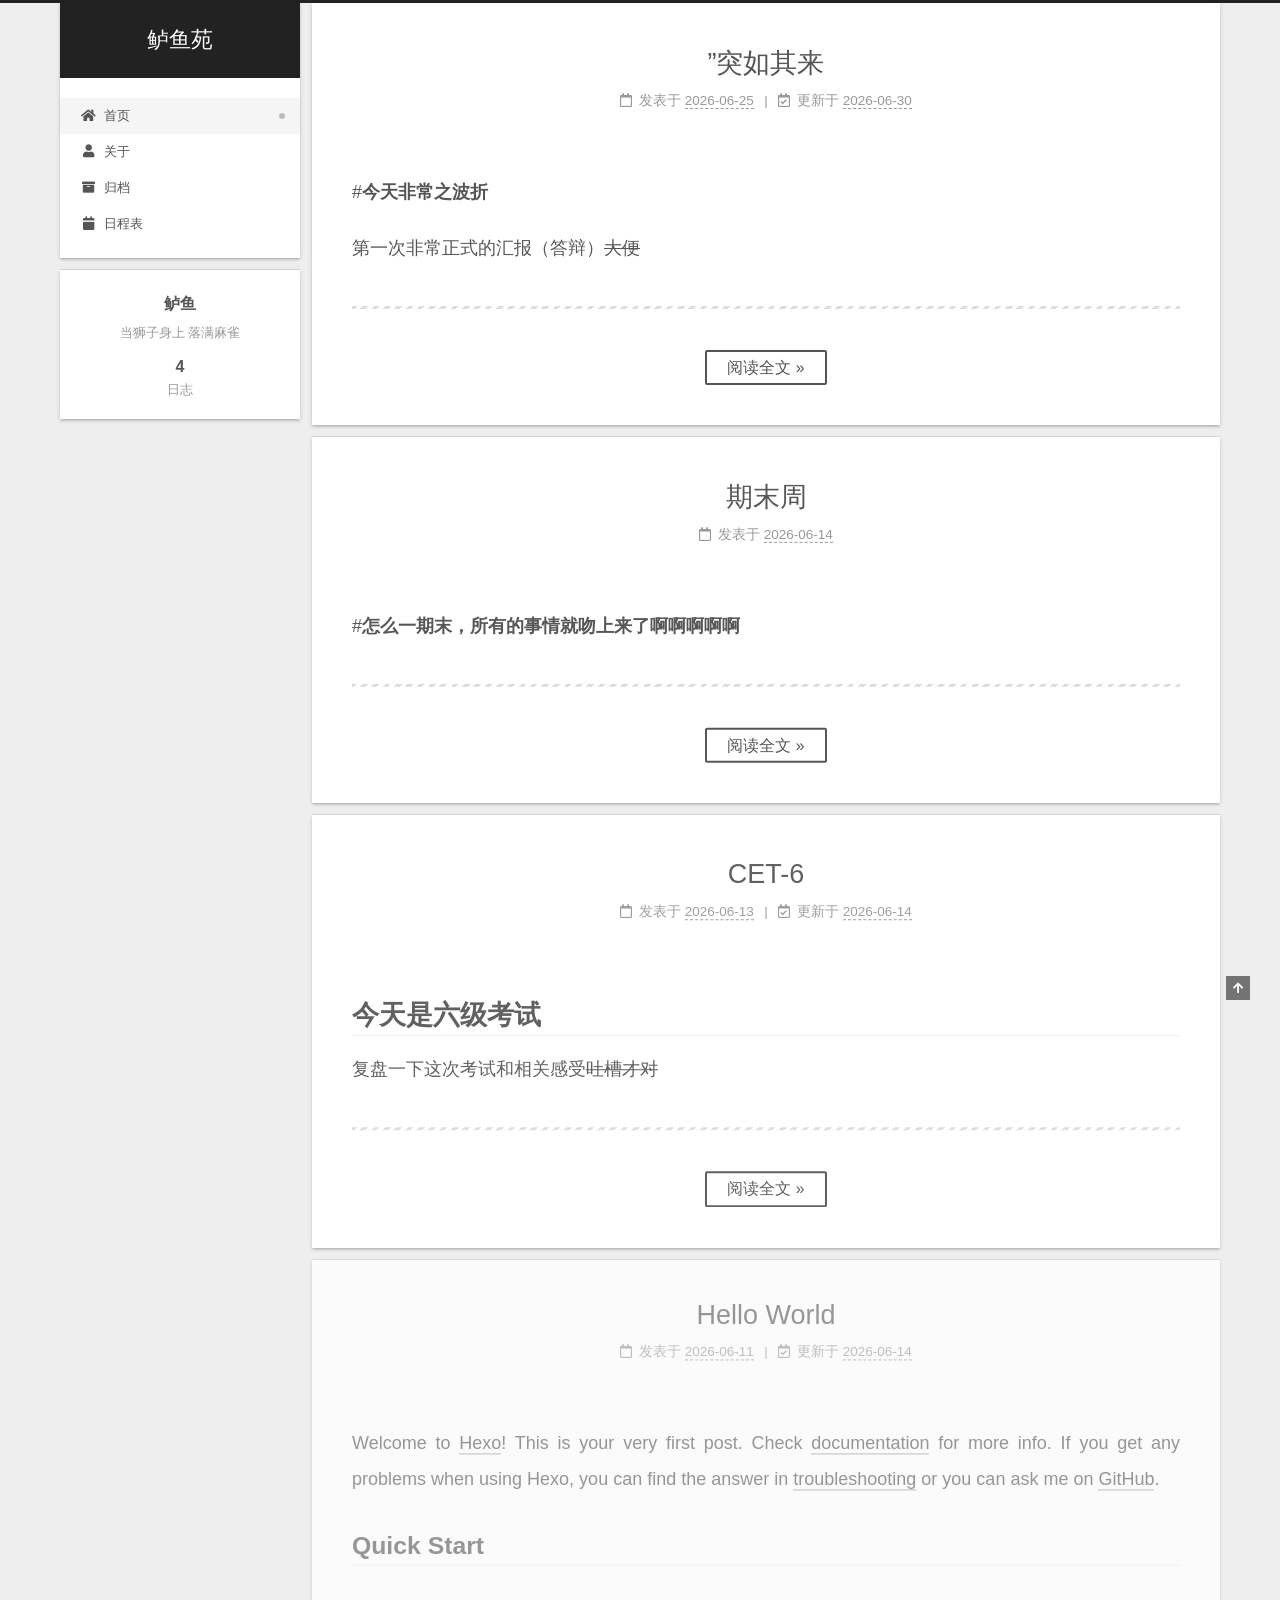
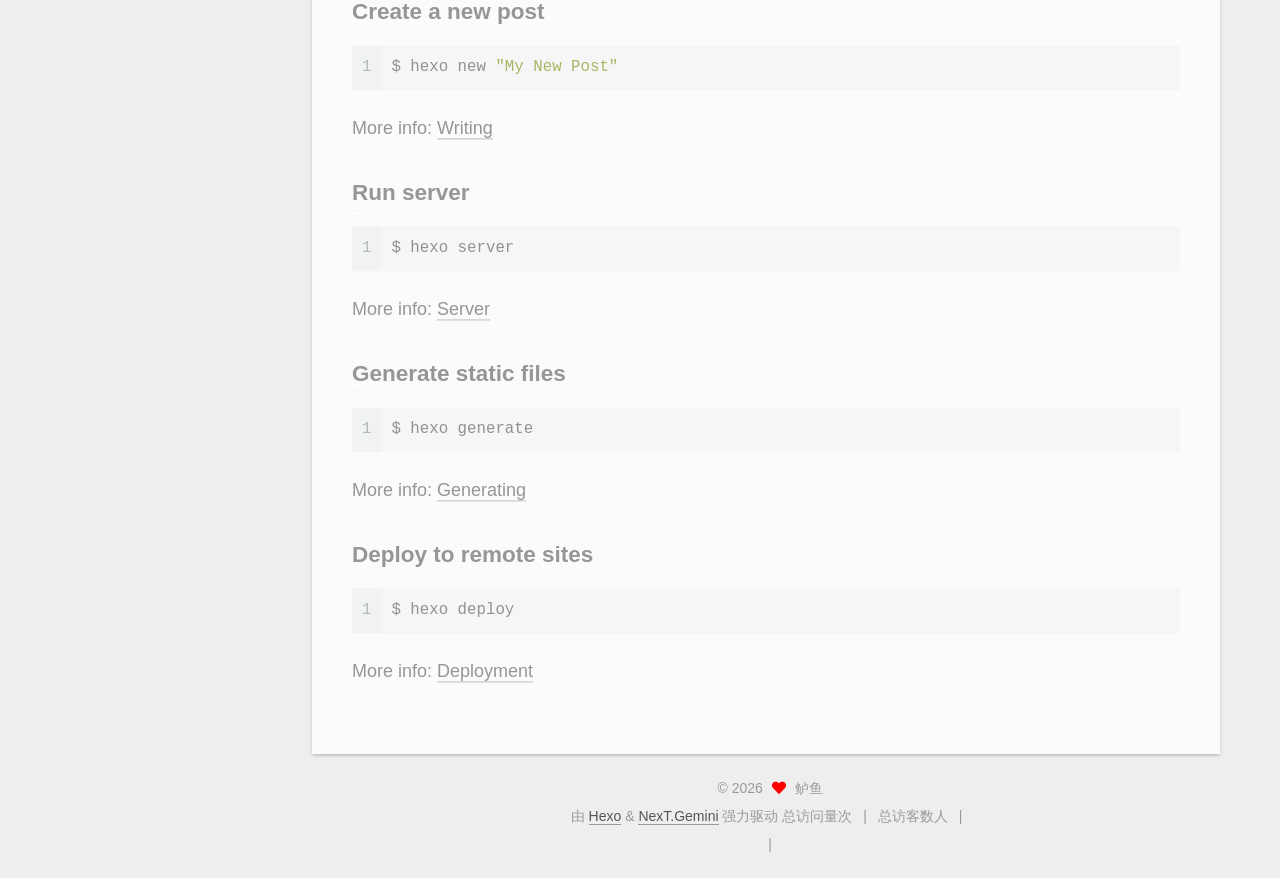
<file: index.html>
<!DOCTYPE html>
<html lang="zh-CN">
<head>
  <meta charset="UTF-8">
<meta name="viewport" content="width=device-width, initial-scale=1, maximum-scale=2">
<meta name="theme-color" content="#222">
<meta name="generator" content="Hexo 8.1.2">
  <link rel="apple-touch-icon" sizes="180x180" href="/images/apple-touch-icon-next.png">
  <link rel="icon" type="image/png" sizes="32x32" href="/images/favicon-32x32-next.png">
  <link rel="icon" type="image/png" sizes="16x16" href="/images/favicon-16x16-next.png">
  <link rel="mask-icon" href="/images/logo.svg" color="#222">

<link rel="stylesheet" href="/css/main.css">


<link rel="stylesheet" href="/lib/font-awesome/css/all.min.css">

<script id="hexo-configurations">
    var NexT = window.NexT || {};
    var CONFIG = {"hostname":"example.com","root":"/","scheme":"Gemini","version":"7.8.0","exturl":false,"sidebar":{"position":"left","display":"post","padding":18,"offset":12,"onmobile":false},"copycode":{"enable":false,"show_result":false,"style":null},"back2top":{"enable":true,"sidebar":false,"scrollpercent":false},"bookmark":{"enable":false,"color":"#222","save":"auto"},"fancybox":false,"mediumzoom":false,"lazyload":false,"pangu":false,"comments":{"style":"tabs","active":null,"storage":true,"lazyload":false,"nav":null},"algolia":{"hits":{"per_page":10},"labels":{"input_placeholder":"Search for Posts","hits_empty":"We didn't find any results for the search: ${query}","hits_stats":"${hits} results found in ${time} ms"}},"localsearch":{"enable":false,"trigger":"auto","top_n_per_article":1,"unescape":false,"preload":false},"motion":{"enable":true,"async":false,"transition":{"post_block":"fadeIn","post_header":"slideDownIn","post_body":"slideDownIn","coll_header":"slideLeftIn","sidebar":"slideUpIn"}}};
  </script>

  <meta name="description" content="当狮子身上 落满麻雀">
<meta property="og:type" content="website">
<meta property="og:title" content="鲈鱼苑">
<meta property="og:url" content="http://example.com/index.html">
<meta property="og:site_name" content="鲈鱼苑">
<meta property="og:description" content="当狮子身上 落满麻雀">
<meta property="og:locale" content="zh_CN">
<meta property="article:author" content="鲈鱼">
<meta name="twitter:card" content="summary">

<link rel="canonical" href="http://example.com/">


<script id="page-configurations">
  // https://hexo.io/docs/variables.html
  CONFIG.page = {
    sidebar: "",
    isHome : true,
    isPost : false,
    lang   : 'zh-CN'
  };
</script>

  <title>鲈鱼苑</title>
  






  <noscript>
  <style>
  .use-motion .brand,
  .use-motion .menu-item,
  .sidebar-inner,
  .use-motion .post-block,
  .use-motion .pagination,
  .use-motion .comments,
  .use-motion .post-header,
  .use-motion .post-body,
  .use-motion .collection-header { opacity: initial; }

  .use-motion .site-title,
  .use-motion .site-subtitle {
    opacity: initial;
    top: initial;
  }

  .use-motion .logo-line-before i { left: initial; }
  .use-motion .logo-line-after i { right: initial; }
  </style>
</noscript>

</head>

<body itemscope itemtype="http://schema.org/WebPage">
  <div class="container use-motion">
    <div class="headband"></div>

    <header class="header" itemscope itemtype="http://schema.org/WPHeader">
      <div class="header-inner"><div class="site-brand-container">
  <div class="site-nav-toggle">
    <div class="toggle" aria-label="切换导航栏">
      <span class="toggle-line toggle-line-first"></span>
      <span class="toggle-line toggle-line-middle"></span>
      <span class="toggle-line toggle-line-last"></span>
    </div>
  </div>

  <div class="site-meta">

    <a href="/" class="brand" rel="start">
      <span class="logo-line-before"><i></i></span>
      <h1 class="site-title">鲈鱼苑</h1>
      <span class="logo-line-after"><i></i></span>
    </a>
  </div>

  <div class="site-nav-right">
    <div class="toggle popup-trigger">
    </div>
  </div>
</div>




<nav class="site-nav">
  <ul id="menu" class="main-menu menu">
        <li class="menu-item menu-item-home">

    <a href="/" rel="section"><i class="fa fa-home fa-fw"></i>首页</a>

  </li>
        <li class="menu-item menu-item-about">

    <a href="/about/" rel="section"><i class="fa fa-user fa-fw"></i>关于</a>

  </li>
        <li class="menu-item menu-item-archives">

    <a href="/archives/" rel="section"><i class="fa fa-archive fa-fw"></i>归档</a>

  </li>
        <li class="menu-item menu-item-schedule">

    <a href="/schedule/" rel="section"><i class="fa fa-calendar fa-fw"></i>日程表</a>

  </li>
  </ul>
</nav>




</div>
    </header>

    
  <div class="back-to-top">
    <i class="fa fa-arrow-up"></i>
    <span>0%</span>
  </div>


    <main class="main">
      <div class="main-inner">
        <div class="content-wrap">
          

          <div class="content index posts-expand">
            
      
  
  
  <article itemscope itemtype="http://schema.org/Article" class="post-block" lang="zh-CN">
    <link itemprop="mainEntityOfPage" href="http://example.com/2026/06/25/%E2%80%9D%E7%AA%81%E5%A6%82%E5%85%B6%E6%9D%A5%E2%80%9C/">

    <span hidden itemprop="author" itemscope itemtype="http://schema.org/Person">
      <meta itemprop="image" content="/images/avatar.gif">
      <meta itemprop="name" content="鲈鱼">
      <meta itemprop="description" content="当狮子身上 落满麻雀">
    </span>

    <span hidden itemprop="publisher" itemscope itemtype="http://schema.org/Organization">
      <meta itemprop="name" content="鲈鱼苑">
    </span>
      <header class="post-header">
        <h2 class="post-title" itemprop="name headline">
          
            <a href="/2026/06/25/%E2%80%9D%E7%AA%81%E5%A6%82%E5%85%B6%E6%9D%A5%E2%80%9C/" class="post-title-link" itemprop="url">”突如其来</a>
        </h2>

        <div class="post-meta">
            <span class="post-meta-item">
              <span class="post-meta-item-icon">
                <i class="far fa-calendar"></i>
              </span>
              <span class="post-meta-item-text">发表于</span>

              <time title="创建时间：2026-06-25 22:58:28" itemprop="dateCreated datePublished" datetime="2026-06-25T22:58:28+08:00">2026-06-25</time>
            </span>
              <span class="post-meta-item">
                <span class="post-meta-item-icon">
                  <i class="far fa-calendar-check"></i>
                </span>
                <span class="post-meta-item-text">更新于</span>
                <time title="修改时间：2026-06-30 19:01:37" itemprop="dateModified" datetime="2026-06-30T19:01:37+08:00">2026-06-30</time>
              </span>

          

        </div>
      </header>

    
    
    
    <div class="post-body" itemprop="articleBody">

      
          <p>#<strong>今天非常之波折</strong></p>
<p>第一次非常正式的汇报（答辩）<del>大便</del></p>
<hr>
          <!--noindex-->
            <div class="post-button">
              <a class="btn" href="/2026/06/25/%E2%80%9D%E7%AA%81%E5%A6%82%E5%85%B6%E6%9D%A5%E2%80%9C/#more" rel="contents">
                阅读全文 &raquo;
              </a>
            </div>
          <!--/noindex-->
        
      
    </div>

    
    
    
      <footer class="post-footer">
        <div class="post-eof"></div>
      </footer>
  </article>
  
  
  

      
  
  
  <article itemscope itemtype="http://schema.org/Article" class="post-block" lang="zh-CN">
    <link itemprop="mainEntityOfPage" href="http://example.com/2026/06/14/%E6%9C%9F%E6%9C%AB%E5%91%A8/">

    <span hidden itemprop="author" itemscope itemtype="http://schema.org/Person">
      <meta itemprop="image" content="/images/avatar.gif">
      <meta itemprop="name" content="鲈鱼">
      <meta itemprop="description" content="当狮子身上 落满麻雀">
    </span>

    <span hidden itemprop="publisher" itemscope itemtype="http://schema.org/Organization">
      <meta itemprop="name" content="鲈鱼苑">
    </span>
      <header class="post-header">
        <h2 class="post-title" itemprop="name headline">
          
            <a href="/2026/06/14/%E6%9C%9F%E6%9C%AB%E5%91%A8/" class="post-title-link" itemprop="url">期末周</a>
        </h2>

        <div class="post-meta">
            <span class="post-meta-item">
              <span class="post-meta-item-icon">
                <i class="far fa-calendar"></i>
              </span>
              <span class="post-meta-item-text">发表于</span>
              

              <time title="创建时间：2026-06-14 21:31:18 / 修改时间：21:45:25" itemprop="dateCreated datePublished" datetime="2026-06-14T21:31:18+08:00">2026-06-14</time>
            </span>

          

        </div>
      </header>

    
    
    
    <div class="post-body" itemprop="articleBody">

      
          <p> #<strong>怎么一期末，所有的事情就吻上来了啊啊啊啊啊</strong></p>
<hr>
          <!--noindex-->
            <div class="post-button">
              <a class="btn" href="/2026/06/14/%E6%9C%9F%E6%9C%AB%E5%91%A8/#more" rel="contents">
                阅读全文 &raquo;
              </a>
            </div>
          <!--/noindex-->
        
      
    </div>

    
    
    
      <footer class="post-footer">
        <div class="post-eof"></div>
      </footer>
  </article>
  
  
  

      
  
  
  <article itemscope itemtype="http://schema.org/Article" class="post-block" lang="zh-CN">
    <link itemprop="mainEntityOfPage" href="http://example.com/2026/06/13/CET-6/">

    <span hidden itemprop="author" itemscope itemtype="http://schema.org/Person">
      <meta itemprop="image" content="/images/avatar.gif">
      <meta itemprop="name" content="鲈鱼">
      <meta itemprop="description" content="当狮子身上 落满麻雀">
    </span>

    <span hidden itemprop="publisher" itemscope itemtype="http://schema.org/Organization">
      <meta itemprop="name" content="鲈鱼苑">
    </span>
      <header class="post-header">
        <h2 class="post-title" itemprop="name headline">
          
            <a href="/2026/06/13/CET-6/" class="post-title-link" itemprop="url">CET-6</a>
        </h2>

        <div class="post-meta">
            <span class="post-meta-item">
              <span class="post-meta-item-icon">
                <i class="far fa-calendar"></i>
              </span>
              <span class="post-meta-item-text">发表于</span>

              <time title="创建时间：2026-06-13 23:32:02" itemprop="dateCreated datePublished" datetime="2026-06-13T23:32:02+08:00">2026-06-13</time>
            </span>
              <span class="post-meta-item">
                <span class="post-meta-item-icon">
                  <i class="far fa-calendar-check"></i>
                </span>
                <span class="post-meta-item-text">更新于</span>
                <time title="修改时间：2026-06-14 01:04:03" itemprop="dateModified" datetime="2026-06-14T01:04:03+08:00">2026-06-14</time>
              </span>

          

        </div>
      </header>

    
    
    
    <div class="post-body" itemprop="articleBody">

      
          <h1 id="今天是六级考试"><a href="#今天是六级考试" class="headerlink" title="今天是六级考试"></a><strong>今天是六级考试</strong></h1><p>复盘一下这次考试和相关感受<del>吐槽才对</del></p>
<hr>
          <!--noindex-->
            <div class="post-button">
              <a class="btn" href="/2026/06/13/CET-6/#more" rel="contents">
                阅读全文 &raquo;
              </a>
            </div>
          <!--/noindex-->
        
      
    </div>

    
    
    
      <footer class="post-footer">
        <div class="post-eof"></div>
      </footer>
  </article>
  
  
  

      
  
  
  <article itemscope itemtype="http://schema.org/Article" class="post-block" lang="zh-CN">
    <link itemprop="mainEntityOfPage" href="http://example.com/2026/06/11/hello-world/">

    <span hidden itemprop="author" itemscope itemtype="http://schema.org/Person">
      <meta itemprop="image" content="/images/avatar.gif">
      <meta itemprop="name" content="鲈鱼">
      <meta itemprop="description" content="当狮子身上 落满麻雀">
    </span>

    <span hidden itemprop="publisher" itemscope itemtype="http://schema.org/Organization">
      <meta itemprop="name" content="鲈鱼苑">
    </span>
      <header class="post-header">
        <h2 class="post-title" itemprop="name headline">
          
            <a href="/2026/06/11/hello-world/" class="post-title-link" itemprop="url">Hello World</a>
        </h2>

        <div class="post-meta">
            <span class="post-meta-item">
              <span class="post-meta-item-icon">
                <i class="far fa-calendar"></i>
              </span>
              <span class="post-meta-item-text">发表于</span>

              <time title="创建时间：2026-06-11 21:44:41" itemprop="dateCreated datePublished" datetime="2026-06-11T21:44:41+08:00">2026-06-11</time>
            </span>
              <span class="post-meta-item">
                <span class="post-meta-item-icon">
                  <i class="far fa-calendar-check"></i>
                </span>
                <span class="post-meta-item-text">更新于</span>
                <time title="修改时间：2026-06-14 01:03:08" itemprop="dateModified" datetime="2026-06-14T01:03:08+08:00">2026-06-14</time>
              </span>

          

        </div>
      </header>

    
    
    
    <div class="post-body" itemprop="articleBody">

      
          <span id="more"></span>

<p>Welcome to <a target="_blank" rel="noopener" href="https://hexo.io/">Hexo</a>! This is your very first post. Check <a target="_blank" rel="noopener" href="https://hexo.io/docs/">documentation</a> for more info. If you get any problems when using Hexo, you can find the answer in <a target="_blank" rel="noopener" href="https://hexo.io/docs/troubleshooting.html">troubleshooting</a> or you can ask me on <a target="_blank" rel="noopener" href="https://github.com/hexojs/hexo/issues">GitHub</a>.</p>
<h2 id="Quick-Start"><a href="#Quick-Start" class="headerlink" title="Quick Start"></a>Quick Start</h2><h3 id="Create-a-new-post"><a href="#Create-a-new-post" class="headerlink" title="Create a new post"></a>Create a new post</h3><figure class="highlight bash"><table><tr><td class="gutter"><pre><span class="line">1</span><br></pre></td><td class="code"><pre><span class="line">$ hexo new <span class="string">&quot;My New Post&quot;</span></span><br></pre></td></tr></table></figure>

<p>More info: <a target="_blank" rel="noopener" href="https://hexo.io/docs/writing.html">Writing</a></p>
<h3 id="Run-server"><a href="#Run-server" class="headerlink" title="Run server"></a>Run server</h3><figure class="highlight bash"><table><tr><td class="gutter"><pre><span class="line">1</span><br></pre></td><td class="code"><pre><span class="line">$ hexo server</span><br></pre></td></tr></table></figure>

<p>More info: <a target="_blank" rel="noopener" href="https://hexo.io/docs/server.html">Server</a></p>
<h3 id="Generate-static-files"><a href="#Generate-static-files" class="headerlink" title="Generate static files"></a>Generate static files</h3><figure class="highlight bash"><table><tr><td class="gutter"><pre><span class="line">1</span><br></pre></td><td class="code"><pre><span class="line">$ hexo generate</span><br></pre></td></tr></table></figure>

<p>More info: <a target="_blank" rel="noopener" href="https://hexo.io/docs/generating.html">Generating</a></p>
<h3 id="Deploy-to-remote-sites"><a href="#Deploy-to-remote-sites" class="headerlink" title="Deploy to remote sites"></a>Deploy to remote sites</h3><figure class="highlight bash"><table><tr><td class="gutter"><pre><span class="line">1</span><br></pre></td><td class="code"><pre><span class="line">$ hexo deploy</span><br></pre></td></tr></table></figure>

<p>More info: <a target="_blank" rel="noopener" href="https://hexo.io/docs/one-command-deployment.html">Deployment</a></p>

      
    </div>

    
    
    
      <footer class="post-footer">
        <div class="post-eof"></div>
      </footer>
  </article>
  
  
  


  



          </div>
          

<script>
  window.addEventListener('tabs:register', () => {
    let { activeClass } = CONFIG.comments;
    if (CONFIG.comments.storage) {
      activeClass = localStorage.getItem('comments_active') || activeClass;
    }
    if (activeClass) {
      let activeTab = document.querySelector(`a[href="#comment-${activeClass}"]`);
      if (activeTab) {
        activeTab.click();
      }
    }
  });
  if (CONFIG.comments.storage) {
    window.addEventListener('tabs:click', event => {
      if (!event.target.matches('.tabs-comment .tab-content .tab-pane')) return;
      let commentClass = event.target.classList[1];
      localStorage.setItem('comments_active', commentClass);
    });
  }
</script>

        </div>
          
  
  <div class="toggle sidebar-toggle">
    <span class="toggle-line toggle-line-first"></span>
    <span class="toggle-line toggle-line-middle"></span>
    <span class="toggle-line toggle-line-last"></span>
  </div>

  <aside class="sidebar">
    <div class="sidebar-inner">

      <ul class="sidebar-nav motion-element">
        <li class="sidebar-nav-toc">
          文章目录
        </li>
        <li class="sidebar-nav-overview">
          站点概览
        </li>
      </ul>

      <!--noindex-->
      <div class="post-toc-wrap sidebar-panel">
      </div>
      <!--/noindex-->

      <div class="site-overview-wrap sidebar-panel">
        <div class="site-author motion-element" itemprop="author" itemscope itemtype="http://schema.org/Person">
  <p class="site-author-name" itemprop="name">鲈鱼</p>
  <div class="site-description" itemprop="description">当狮子身上 落满麻雀</div>
</div>
<div class="site-state-wrap motion-element">
  <nav class="site-state">
      <div class="site-state-item site-state-posts">
          <a href="/archives/">
        
          <span class="site-state-item-count">4</span>
          <span class="site-state-item-name">日志</span>
        </a>
      </div>
  </nav>
</div>



      </div>

    </div>
  </aside>
  <div id="sidebar-dimmer"></div>


      </div>
    </main>

    <footer class="footer">
      <div class="footer-inner">
        

        

<div class="copyright">
  
  &copy; 
  <span itemprop="copyrightYear">2026</span>
  <span class="with-love">
    <i class="fa fa-heart"></i>
  </span>
  <span class="author" itemprop="copyrightHolder">鲈鱼</span>
</div>
  <div class="powered-by">由 <a href="https://hexo.io/" class="theme-link" rel="noopener" target="_blank">Hexo</a> & <a href="https://theme-next.org/" class="theme-link" rel="noopener" target="_blank">NexT.Gemini</a> 强力驱动
  </div>


    <script async src="//dn-lbstatics.qbox.me/busuanzi/2.3/busuanzi.pure.mini.js"></script>

    <span id="busuanzi_container_site_pv">总访问量<span id="busuanzi_value_site_pv"></span>次</span>
    <span class="post-meta-divider">|</span>
    <span id="busuanzi_container_site_uv">总访客数<span id="busuanzi_value_site_uv"></span>人</span>
    <span class="post-meta-divider">|</span>
<!-- 不蒜子计数初始值纠正 -->
<script>
$(document).ready(function() {

    var int = setInterval(fixCount, 50);  // 50ms周期检测函数
    var countOffset = 20000;  // 初始化首次数据

    function fixCount() {            
       if (document.getElementById("busuanzi_container_site_pv").style.display != "none")
        {
            $("#busuanzi_value_site_pv").html(parseInt($("#busuanzi_value_site_pv").html()) + countOffset); 
            clearInterval(int);
        }                  
        if ($("#busuanzi_container_site_pv").css("display") != "none")
        {
            $("#busuanzi_value_site_uv").html(parseInt($("#busuanzi_value_site_uv").html()) + countOffset); // 加上初始数据 
            clearInterval(int); // 停止检测
        }  
    }
       	
});
</script> 

        
<div class="busuanzi-count">
  <script async src="https://busuanzi.ibruce.info/busuanzi/2.3/busuanzi.pure.mini.js"></script>
    <span class="post-meta-item" id="busuanzi_container_site_uv" style="display: none;">
      <span class="post-meta-item-icon">
        <i class="fa fa-user"></i>
      </span>
      <span class="site-uv" title="总访客量">
        <span id="busuanzi_value_site_uv"></span>
      </span>
    </span>
    <span class="post-meta-divider">|</span>
    <span class="post-meta-item" id="busuanzi_container_site_pv" style="display: none;">
      <span class="post-meta-item-icon">
        <i class="fa fa-eye"></i>
      </span>
      <span class="site-pv" title="总访问量">
        <span id="busuanzi_value_site_pv"></span>
      </span>
    </span>
</div>








      </div>
    </footer>
  </div>

  
  <script src="/lib/anime.min.js"></script>
  <script src="/lib/velocity/velocity.min.js"></script>
  <script src="/lib/velocity/velocity.ui.min.js"></script>

<script src="/js/utils.js"></script>

<script src="/js/motion.js"></script>


<script src="/js/schemes/pisces.js"></script>


<script src="/js/next-boot.js"></script>




  















  

  

</body>
</html>
</file>
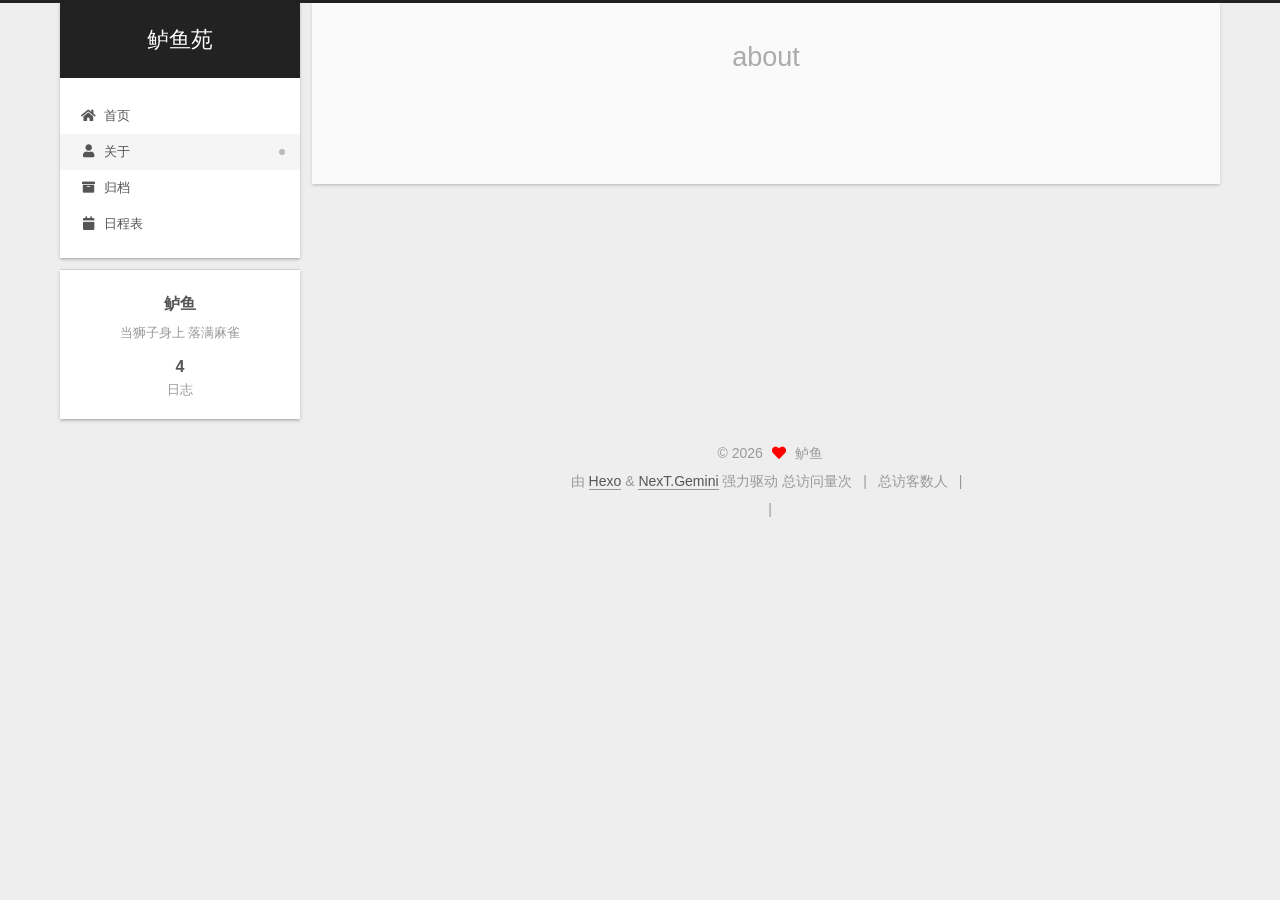
<file: about/index.html>
<!DOCTYPE html>
<html lang="zh-CN">
<head>
  <meta charset="UTF-8">
<meta name="viewport" content="width=device-width, initial-scale=1, maximum-scale=2">
<meta name="theme-color" content="#222">
<meta name="generator" content="Hexo 8.1.2">
  <link rel="apple-touch-icon" sizes="180x180" href="/images/apple-touch-icon-next.png">
  <link rel="icon" type="image/png" sizes="32x32" href="/images/favicon-32x32-next.png">
  <link rel="icon" type="image/png" sizes="16x16" href="/images/favicon-16x16-next.png">
  <link rel="mask-icon" href="/images/logo.svg" color="#222">

<link rel="stylesheet" href="/css/main.css">


<link rel="stylesheet" href="/lib/font-awesome/css/all.min.css">

<script id="hexo-configurations">
    var NexT = window.NexT || {};
    var CONFIG = {"hostname":"example.com","root":"/","scheme":"Gemini","version":"7.8.0","exturl":false,"sidebar":{"position":"left","display":"post","padding":18,"offset":12,"onmobile":false},"copycode":{"enable":false,"show_result":false,"style":null},"back2top":{"enable":true,"sidebar":false,"scrollpercent":false},"bookmark":{"enable":false,"color":"#222","save":"auto"},"fancybox":false,"mediumzoom":false,"lazyload":false,"pangu":false,"comments":{"style":"tabs","active":null,"storage":true,"lazyload":false,"nav":null},"algolia":{"hits":{"per_page":10},"labels":{"input_placeholder":"Search for Posts","hits_empty":"We didn't find any results for the search: ${query}","hits_stats":"${hits} results found in ${time} ms"}},"localsearch":{"enable":false,"trigger":"auto","top_n_per_article":1,"unescape":false,"preload":false},"motion":{"enable":true,"async":false,"transition":{"post_block":"fadeIn","post_header":"slideDownIn","post_body":"slideDownIn","coll_header":"slideLeftIn","sidebar":"slideUpIn"}}};
  </script>

  <meta name="description" content="当狮子身上 落满麻雀">
<meta property="og:type" content="website">
<meta property="og:title" content="about">
<meta property="og:url" content="http://example.com/about/index.html">
<meta property="og:site_name" content="鲈鱼苑">
<meta property="og:description" content="当狮子身上 落满麻雀">
<meta property="og:locale" content="zh_CN">
<meta property="article:published_time" content="2026-06-12T14:03:38.000Z">
<meta property="article:modified_time" content="2026-06-12T14:33:35.010Z">
<meta property="article:author" content="鲈鱼">
<meta name="twitter:card" content="summary">

<link rel="canonical" href="http://example.com/about/">


<script id="page-configurations">
  // https://hexo.io/docs/variables.html
  CONFIG.page = {
    sidebar: "",
    isHome : false,
    isPost : false,
    lang   : 'zh-CN'
  };
</script>

  <title>about | 鲈鱼苑
</title>
  






  <noscript>
  <style>
  .use-motion .brand,
  .use-motion .menu-item,
  .sidebar-inner,
  .use-motion .post-block,
  .use-motion .pagination,
  .use-motion .comments,
  .use-motion .post-header,
  .use-motion .post-body,
  .use-motion .collection-header { opacity: initial; }

  .use-motion .site-title,
  .use-motion .site-subtitle {
    opacity: initial;
    top: initial;
  }

  .use-motion .logo-line-before i { left: initial; }
  .use-motion .logo-line-after i { right: initial; }
  </style>
</noscript>

</head>

<body itemscope itemtype="http://schema.org/WebPage">
  <div class="container use-motion">
    <div class="headband"></div>

    <header class="header" itemscope itemtype="http://schema.org/WPHeader">
      <div class="header-inner"><div class="site-brand-container">
  <div class="site-nav-toggle">
    <div class="toggle" aria-label="切换导航栏">
      <span class="toggle-line toggle-line-first"></span>
      <span class="toggle-line toggle-line-middle"></span>
      <span class="toggle-line toggle-line-last"></span>
    </div>
  </div>

  <div class="site-meta">

    <a href="/" class="brand" rel="start">
      <span class="logo-line-before"><i></i></span>
      <h1 class="site-title">鲈鱼苑</h1>
      <span class="logo-line-after"><i></i></span>
    </a>
  </div>

  <div class="site-nav-right">
    <div class="toggle popup-trigger">
    </div>
  </div>
</div>




<nav class="site-nav">
  <ul id="menu" class="main-menu menu">
        <li class="menu-item menu-item-home">

    <a href="/" rel="section"><i class="fa fa-home fa-fw"></i>首页</a>

  </li>
        <li class="menu-item menu-item-about">

    <a href="/about/" rel="section"><i class="fa fa-user fa-fw"></i>关于</a>

  </li>
        <li class="menu-item menu-item-archives">

    <a href="/archives/" rel="section"><i class="fa fa-archive fa-fw"></i>归档</a>

  </li>
        <li class="menu-item menu-item-schedule">

    <a href="/schedule/" rel="section"><i class="fa fa-calendar fa-fw"></i>日程表</a>

  </li>
  </ul>
</nav>




</div>
    </header>

    
  <div class="back-to-top">
    <i class="fa fa-arrow-up"></i>
    <span>0%</span>
  </div>


    <main class="main">
      <div class="main-inner">
        <div class="content-wrap">
          
  
  

          <div class="content page posts-expand">
            

    
    
    
    <div class="post-block" lang="zh-CN">
      <header class="post-header">

<h1 class="post-title" itemprop="name headline">about
</h1>

<div class="post-meta">
  

</div>

</header>

      
      
      
      <div class="post-body">
          
      </div>
      
      
      
    </div>
    

    
    
    


          </div>
          

<script>
  window.addEventListener('tabs:register', () => {
    let { activeClass } = CONFIG.comments;
    if (CONFIG.comments.storage) {
      activeClass = localStorage.getItem('comments_active') || activeClass;
    }
    if (activeClass) {
      let activeTab = document.querySelector(`a[href="#comment-${activeClass}"]`);
      if (activeTab) {
        activeTab.click();
      }
    }
  });
  if (CONFIG.comments.storage) {
    window.addEventListener('tabs:click', event => {
      if (!event.target.matches('.tabs-comment .tab-content .tab-pane')) return;
      let commentClass = event.target.classList[1];
      localStorage.setItem('comments_active', commentClass);
    });
  }
</script>

        </div>
          
  
  <div class="toggle sidebar-toggle">
    <span class="toggle-line toggle-line-first"></span>
    <span class="toggle-line toggle-line-middle"></span>
    <span class="toggle-line toggle-line-last"></span>
  </div>

  <aside class="sidebar">
    <div class="sidebar-inner">

      <ul class="sidebar-nav motion-element">
        <li class="sidebar-nav-toc">
          文章目录
        </li>
        <li class="sidebar-nav-overview">
          站点概览
        </li>
      </ul>

      <!--noindex-->
      <div class="post-toc-wrap sidebar-panel">
      </div>
      <!--/noindex-->

      <div class="site-overview-wrap sidebar-panel">
        <div class="site-author motion-element" itemprop="author" itemscope itemtype="http://schema.org/Person">
  <p class="site-author-name" itemprop="name">鲈鱼</p>
  <div class="site-description" itemprop="description">当狮子身上 落满麻雀</div>
</div>
<div class="site-state-wrap motion-element">
  <nav class="site-state">
      <div class="site-state-item site-state-posts">
          <a href="/archives/">
        
          <span class="site-state-item-count">4</span>
          <span class="site-state-item-name">日志</span>
        </a>
      </div>
  </nav>
</div>



      </div>

    </div>
  </aside>
  <div id="sidebar-dimmer"></div>


      </div>
    </main>

    <footer class="footer">
      <div class="footer-inner">
        

        

<div class="copyright">
  
  &copy; 
  <span itemprop="copyrightYear">2026</span>
  <span class="with-love">
    <i class="fa fa-heart"></i>
  </span>
  <span class="author" itemprop="copyrightHolder">鲈鱼</span>
</div>
  <div class="powered-by">由 <a href="https://hexo.io/" class="theme-link" rel="noopener" target="_blank">Hexo</a> & <a href="https://theme-next.org/" class="theme-link" rel="noopener" target="_blank">NexT.Gemini</a> 强力驱动
  </div>


    <script async src="//dn-lbstatics.qbox.me/busuanzi/2.3/busuanzi.pure.mini.js"></script>

    <span id="busuanzi_container_site_pv">总访问量<span id="busuanzi_value_site_pv"></span>次</span>
    <span class="post-meta-divider">|</span>
    <span id="busuanzi_container_site_uv">总访客数<span id="busuanzi_value_site_uv"></span>人</span>
    <span class="post-meta-divider">|</span>
<!-- 不蒜子计数初始值纠正 -->
<script>
$(document).ready(function() {

    var int = setInterval(fixCount, 50);  // 50ms周期检测函数
    var countOffset = 20000;  // 初始化首次数据

    function fixCount() {            
       if (document.getElementById("busuanzi_container_site_pv").style.display != "none")
        {
            $("#busuanzi_value_site_pv").html(parseInt($("#busuanzi_value_site_pv").html()) + countOffset); 
            clearInterval(int);
        }                  
        if ($("#busuanzi_container_site_pv").css("display") != "none")
        {
            $("#busuanzi_value_site_uv").html(parseInt($("#busuanzi_value_site_uv").html()) + countOffset); // 加上初始数据 
            clearInterval(int); // 停止检测
        }  
    }
       	
});
</script> 

        
<div class="busuanzi-count">
  <script async src="https://busuanzi.ibruce.info/busuanzi/2.3/busuanzi.pure.mini.js"></script>
    <span class="post-meta-item" id="busuanzi_container_site_uv" style="display: none;">
      <span class="post-meta-item-icon">
        <i class="fa fa-user"></i>
      </span>
      <span class="site-uv" title="总访客量">
        <span id="busuanzi_value_site_uv"></span>
      </span>
    </span>
    <span class="post-meta-divider">|</span>
    <span class="post-meta-item" id="busuanzi_container_site_pv" style="display: none;">
      <span class="post-meta-item-icon">
        <i class="fa fa-eye"></i>
      </span>
      <span class="site-pv" title="总访问量">
        <span id="busuanzi_value_site_pv"></span>
      </span>
    </span>
</div>








      </div>
    </footer>
  </div>

  
  <script src="/lib/anime.min.js"></script>
  <script src="/lib/velocity/velocity.min.js"></script>
  <script src="/lib/velocity/velocity.ui.min.js"></script>

<script src="/js/utils.js"></script>

<script src="/js/motion.js"></script>


<script src="/js/schemes/pisces.js"></script>


<script src="/js/next-boot.js"></script>




  















  

  

</body>
</html>
</file>
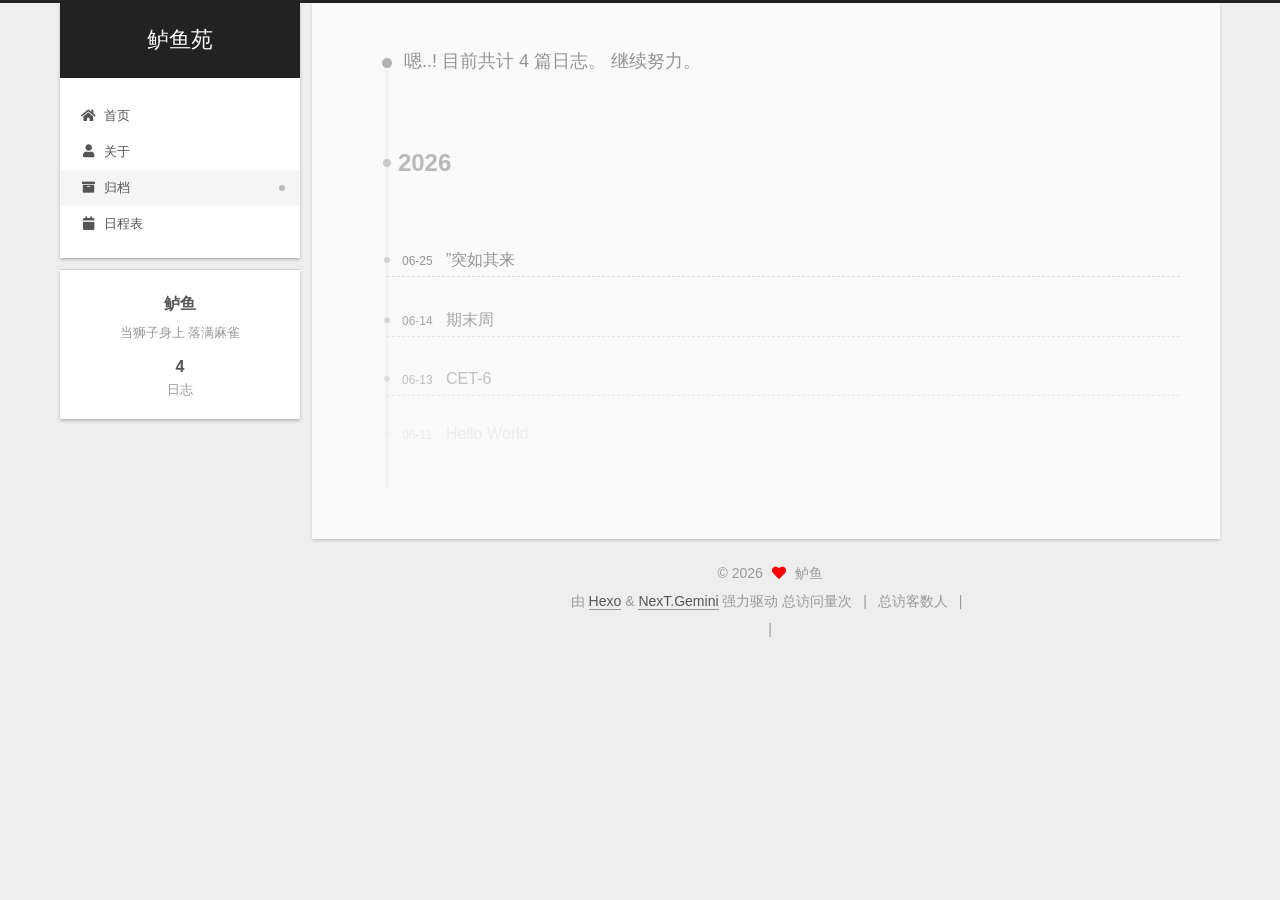
<file: archives/index.html>
<!DOCTYPE html>
<html lang="zh-CN">
<head>
  <meta charset="UTF-8">
<meta name="viewport" content="width=device-width, initial-scale=1, maximum-scale=2">
<meta name="theme-color" content="#222">
<meta name="generator" content="Hexo 8.1.2">
  <link rel="apple-touch-icon" sizes="180x180" href="/images/apple-touch-icon-next.png">
  <link rel="icon" type="image/png" sizes="32x32" href="/images/favicon-32x32-next.png">
  <link rel="icon" type="image/png" sizes="16x16" href="/images/favicon-16x16-next.png">
  <link rel="mask-icon" href="/images/logo.svg" color="#222">

<link rel="stylesheet" href="/css/main.css">


<link rel="stylesheet" href="/lib/font-awesome/css/all.min.css">

<script id="hexo-configurations">
    var NexT = window.NexT || {};
    var CONFIG = {"hostname":"example.com","root":"/","scheme":"Gemini","version":"7.8.0","exturl":false,"sidebar":{"position":"left","display":"post","padding":18,"offset":12,"onmobile":false},"copycode":{"enable":false,"show_result":false,"style":null},"back2top":{"enable":true,"sidebar":false,"scrollpercent":false},"bookmark":{"enable":false,"color":"#222","save":"auto"},"fancybox":false,"mediumzoom":false,"lazyload":false,"pangu":false,"comments":{"style":"tabs","active":null,"storage":true,"lazyload":false,"nav":null},"algolia":{"hits":{"per_page":10},"labels":{"input_placeholder":"Search for Posts","hits_empty":"We didn't find any results for the search: ${query}","hits_stats":"${hits} results found in ${time} ms"}},"localsearch":{"enable":false,"trigger":"auto","top_n_per_article":1,"unescape":false,"preload":false},"motion":{"enable":true,"async":false,"transition":{"post_block":"fadeIn","post_header":"slideDownIn","post_body":"slideDownIn","coll_header":"slideLeftIn","sidebar":"slideUpIn"}}};
  </script>

  <meta name="description" content="当狮子身上 落满麻雀">
<meta property="og:type" content="website">
<meta property="og:title" content="鲈鱼苑">
<meta property="og:url" content="http://example.com/archives/index.html">
<meta property="og:site_name" content="鲈鱼苑">
<meta property="og:description" content="当狮子身上 落满麻雀">
<meta property="og:locale" content="zh_CN">
<meta property="article:author" content="鲈鱼">
<meta name="twitter:card" content="summary">

<link rel="canonical" href="http://example.com/archives/">


<script id="page-configurations">
  // https://hexo.io/docs/variables.html
  CONFIG.page = {
    sidebar: "",
    isHome : false,
    isPost : false,
    lang   : 'zh-CN'
  };
</script>

  <title>归档 | 鲈鱼苑</title>
  






  <noscript>
  <style>
  .use-motion .brand,
  .use-motion .menu-item,
  .sidebar-inner,
  .use-motion .post-block,
  .use-motion .pagination,
  .use-motion .comments,
  .use-motion .post-header,
  .use-motion .post-body,
  .use-motion .collection-header { opacity: initial; }

  .use-motion .site-title,
  .use-motion .site-subtitle {
    opacity: initial;
    top: initial;
  }

  .use-motion .logo-line-before i { left: initial; }
  .use-motion .logo-line-after i { right: initial; }
  </style>
</noscript>

</head>

<body itemscope itemtype="http://schema.org/WebPage">
  <div class="container use-motion">
    <div class="headband"></div>

    <header class="header" itemscope itemtype="http://schema.org/WPHeader">
      <div class="header-inner"><div class="site-brand-container">
  <div class="site-nav-toggle">
    <div class="toggle" aria-label="切换导航栏">
      <span class="toggle-line toggle-line-first"></span>
      <span class="toggle-line toggle-line-middle"></span>
      <span class="toggle-line toggle-line-last"></span>
    </div>
  </div>

  <div class="site-meta">

    <a href="/" class="brand" rel="start">
      <span class="logo-line-before"><i></i></span>
      <h1 class="site-title">鲈鱼苑</h1>
      <span class="logo-line-after"><i></i></span>
    </a>
  </div>

  <div class="site-nav-right">
    <div class="toggle popup-trigger">
    </div>
  </div>
</div>




<nav class="site-nav">
  <ul id="menu" class="main-menu menu">
        <li class="menu-item menu-item-home">

    <a href="/" rel="section"><i class="fa fa-home fa-fw"></i>首页</a>

  </li>
        <li class="menu-item menu-item-about">

    <a href="/about/" rel="section"><i class="fa fa-user fa-fw"></i>关于</a>

  </li>
        <li class="menu-item menu-item-archives">

    <a href="/archives/" rel="section"><i class="fa fa-archive fa-fw"></i>归档</a>

  </li>
        <li class="menu-item menu-item-schedule">

    <a href="/schedule/" rel="section"><i class="fa fa-calendar fa-fw"></i>日程表</a>

  </li>
  </ul>
</nav>




</div>
    </header>

    
  <div class="back-to-top">
    <i class="fa fa-arrow-up"></i>
    <span>0%</span>
  </div>


    <main class="main">
      <div class="main-inner">
        <div class="content-wrap">
          

          <div class="content archive">
            

  
  
  
  <div class="post-block">
    <div class="posts-collapse">
      <div class="collection-title">
        <span class="collection-header">嗯..! 目前共计 4 篇日志。 继续努力。</span>
      </div>

      
    <div class="collection-year">
      <span class="collection-header">2026</span>
    </div>

  <article itemscope itemtype="http://schema.org/Article">
    <header class="post-header">

      <div class="post-meta">
        <time itemprop="dateCreated"
              datetime="2026-06-25T22:58:28+08:00"
              content="2026-06-25">
          06-25
        </time>
      </div>

      <div class="post-title">
          <a class="post-title-link" href="/2026/06/25/%E2%80%9D%E7%AA%81%E5%A6%82%E5%85%B6%E6%9D%A5%E2%80%9C/" itemprop="url">
            <span itemprop="name">”突如其来</span>
          </a>
      </div>

    </header>
  </article>

  <article itemscope itemtype="http://schema.org/Article">
    <header class="post-header">

      <div class="post-meta">
        <time itemprop="dateCreated"
              datetime="2026-06-14T21:31:18+08:00"
              content="2026-06-14">
          06-14
        </time>
      </div>

      <div class="post-title">
          <a class="post-title-link" href="/2026/06/14/%E6%9C%9F%E6%9C%AB%E5%91%A8/" itemprop="url">
            <span itemprop="name">期末周</span>
          </a>
      </div>

    </header>
  </article>

  <article itemscope itemtype="http://schema.org/Article">
    <header class="post-header">

      <div class="post-meta">
        <time itemprop="dateCreated"
              datetime="2026-06-13T23:32:02+08:00"
              content="2026-06-13">
          06-13
        </time>
      </div>

      <div class="post-title">
          <a class="post-title-link" href="/2026/06/13/CET-6/" itemprop="url">
            <span itemprop="name">CET-6</span>
          </a>
      </div>

    </header>
  </article>

  <article itemscope itemtype="http://schema.org/Article">
    <header class="post-header">

      <div class="post-meta">
        <time itemprop="dateCreated"
              datetime="2026-06-11T21:44:41+08:00"
              content="2026-06-11">
          06-11
        </time>
      </div>

      <div class="post-title">
          <a class="post-title-link" href="/2026/06/11/hello-world/" itemprop="url">
            <span itemprop="name">Hello World</span>
          </a>
      </div>

    </header>
  </article>


    </div>
  </div>
  
  
  

  



          </div>
          

<script>
  window.addEventListener('tabs:register', () => {
    let { activeClass } = CONFIG.comments;
    if (CONFIG.comments.storage) {
      activeClass = localStorage.getItem('comments_active') || activeClass;
    }
    if (activeClass) {
      let activeTab = document.querySelector(`a[href="#comment-${activeClass}"]`);
      if (activeTab) {
        activeTab.click();
      }
    }
  });
  if (CONFIG.comments.storage) {
    window.addEventListener('tabs:click', event => {
      if (!event.target.matches('.tabs-comment .tab-content .tab-pane')) return;
      let commentClass = event.target.classList[1];
      localStorage.setItem('comments_active', commentClass);
    });
  }
</script>

        </div>
          
  
  <div class="toggle sidebar-toggle">
    <span class="toggle-line toggle-line-first"></span>
    <span class="toggle-line toggle-line-middle"></span>
    <span class="toggle-line toggle-line-last"></span>
  </div>

  <aside class="sidebar">
    <div class="sidebar-inner">

      <ul class="sidebar-nav motion-element">
        <li class="sidebar-nav-toc">
          文章目录
        </li>
        <li class="sidebar-nav-overview">
          站点概览
        </li>
      </ul>

      <!--noindex-->
      <div class="post-toc-wrap sidebar-panel">
      </div>
      <!--/noindex-->

      <div class="site-overview-wrap sidebar-panel">
        <div class="site-author motion-element" itemprop="author" itemscope itemtype="http://schema.org/Person">
  <p class="site-author-name" itemprop="name">鲈鱼</p>
  <div class="site-description" itemprop="description">当狮子身上 落满麻雀</div>
</div>
<div class="site-state-wrap motion-element">
  <nav class="site-state">
      <div class="site-state-item site-state-posts">
          <a href="/archives/">
        
          <span class="site-state-item-count">4</span>
          <span class="site-state-item-name">日志</span>
        </a>
      </div>
  </nav>
</div>



      </div>

    </div>
  </aside>
  <div id="sidebar-dimmer"></div>


      </div>
    </main>

    <footer class="footer">
      <div class="footer-inner">
        

        

<div class="copyright">
  
  &copy; 
  <span itemprop="copyrightYear">2026</span>
  <span class="with-love">
    <i class="fa fa-heart"></i>
  </span>
  <span class="author" itemprop="copyrightHolder">鲈鱼</span>
</div>
  <div class="powered-by">由 <a href="https://hexo.io/" class="theme-link" rel="noopener" target="_blank">Hexo</a> & <a href="https://theme-next.org/" class="theme-link" rel="noopener" target="_blank">NexT.Gemini</a> 强力驱动
  </div>


    <script async src="//dn-lbstatics.qbox.me/busuanzi/2.3/busuanzi.pure.mini.js"></script>

    <span id="busuanzi_container_site_pv">总访问量<span id="busuanzi_value_site_pv"></span>次</span>
    <span class="post-meta-divider">|</span>
    <span id="busuanzi_container_site_uv">总访客数<span id="busuanzi_value_site_uv"></span>人</span>
    <span class="post-meta-divider">|</span>
<!-- 不蒜子计数初始值纠正 -->
<script>
$(document).ready(function() {

    var int = setInterval(fixCount, 50);  // 50ms周期检测函数
    var countOffset = 20000;  // 初始化首次数据

    function fixCount() {            
       if (document.getElementById("busuanzi_container_site_pv").style.display != "none")
        {
            $("#busuanzi_value_site_pv").html(parseInt($("#busuanzi_value_site_pv").html()) + countOffset); 
            clearInterval(int);
        }                  
        if ($("#busuanzi_container_site_pv").css("display") != "none")
        {
            $("#busuanzi_value_site_uv").html(parseInt($("#busuanzi_value_site_uv").html()) + countOffset); // 加上初始数据 
            clearInterval(int); // 停止检测
        }  
    }
       	
});
</script> 

        
<div class="busuanzi-count">
  <script async src="https://busuanzi.ibruce.info/busuanzi/2.3/busuanzi.pure.mini.js"></script>
    <span class="post-meta-item" id="busuanzi_container_site_uv" style="display: none;">
      <span class="post-meta-item-icon">
        <i class="fa fa-user"></i>
      </span>
      <span class="site-uv" title="总访客量">
        <span id="busuanzi_value_site_uv"></span>
      </span>
    </span>
    <span class="post-meta-divider">|</span>
    <span class="post-meta-item" id="busuanzi_container_site_pv" style="display: none;">
      <span class="post-meta-item-icon">
        <i class="fa fa-eye"></i>
      </span>
      <span class="site-pv" title="总访问量">
        <span id="busuanzi_value_site_pv"></span>
      </span>
    </span>
</div>








      </div>
    </footer>
  </div>

  
  <script src="/lib/anime.min.js"></script>
  <script src="/lib/velocity/velocity.min.js"></script>
  <script src="/lib/velocity/velocity.ui.min.js"></script>

<script src="/js/utils.js"></script>

<script src="/js/motion.js"></script>


<script src="/js/schemes/pisces.js"></script>


<script src="/js/next-boot.js"></script>




  















  

  

</body>
</html>
</file>
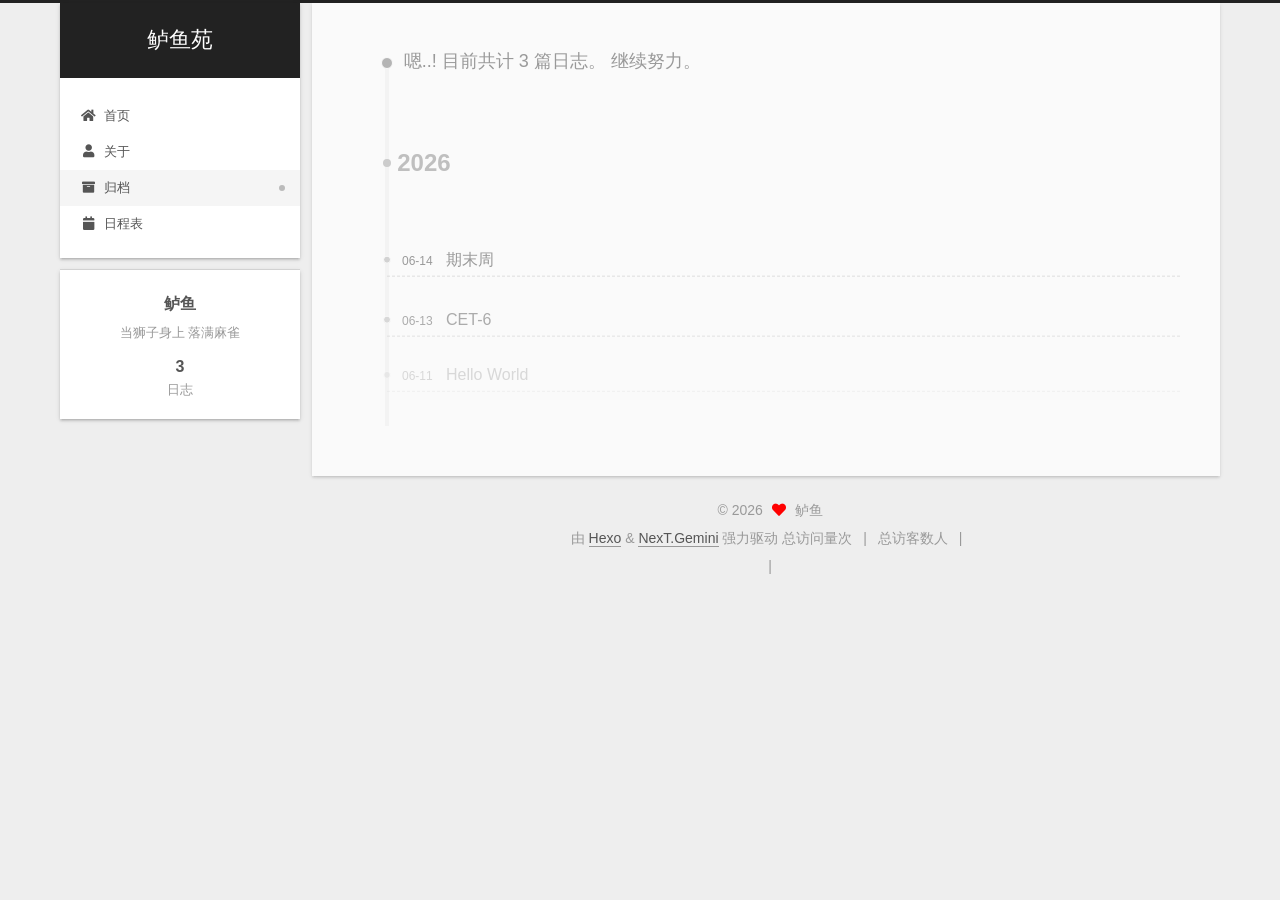
<file: archives/2026/index.html>
<!DOCTYPE html>
<html lang="zh-CN">
<head>
  <meta charset="UTF-8">
<meta name="viewport" content="width=device-width, initial-scale=1, maximum-scale=2">
<meta name="theme-color" content="#222">
<meta name="generator" content="Hexo 8.1.2">
  <link rel="apple-touch-icon" sizes="180x180" href="/images/apple-touch-icon-next.png">
  <link rel="icon" type="image/png" sizes="32x32" href="/images/favicon-32x32-next.png">
  <link rel="icon" type="image/png" sizes="16x16" href="/images/favicon-16x16-next.png">
  <link rel="mask-icon" href="/images/logo.svg" color="#222">

<link rel="stylesheet" href="/css/main.css">


<link rel="stylesheet" href="/lib/font-awesome/css/all.min.css">

<script id="hexo-configurations">
    var NexT = window.NexT || {};
    var CONFIG = {"hostname":"example.com","root":"/","scheme":"Gemini","version":"7.8.0","exturl":false,"sidebar":{"position":"left","display":"post","padding":18,"offset":12,"onmobile":false},"copycode":{"enable":false,"show_result":false,"style":null},"back2top":{"enable":true,"sidebar":false,"scrollpercent":false},"bookmark":{"enable":false,"color":"#222","save":"auto"},"fancybox":false,"mediumzoom":false,"lazyload":false,"pangu":false,"comments":{"style":"tabs","active":null,"storage":true,"lazyload":false,"nav":null},"algolia":{"hits":{"per_page":10},"labels":{"input_placeholder":"Search for Posts","hits_empty":"We didn't find any results for the search: ${query}","hits_stats":"${hits} results found in ${time} ms"}},"localsearch":{"enable":false,"trigger":"auto","top_n_per_article":1,"unescape":false,"preload":false},"motion":{"enable":true,"async":false,"transition":{"post_block":"fadeIn","post_header":"slideDownIn","post_body":"slideDownIn","coll_header":"slideLeftIn","sidebar":"slideUpIn"}}};
  </script>

  <meta name="description" content="当狮子身上 落满麻雀">
<meta property="og:type" content="website">
<meta property="og:title" content="鲈鱼苑">
<meta property="og:url" content="http://example.com/archives/2026/index.html">
<meta property="og:site_name" content="鲈鱼苑">
<meta property="og:description" content="当狮子身上 落满麻雀">
<meta property="og:locale" content="zh_CN">
<meta property="article:author" content="鲈鱼">
<meta name="twitter:card" content="summary">

<link rel="canonical" href="http://example.com/archives/2026/">


<script id="page-configurations">
  // https://hexo.io/docs/variables.html
  CONFIG.page = {
    sidebar: "",
    isHome : false,
    isPost : false,
    lang   : 'zh-CN'
  };
</script>

  <title>归档 | 鲈鱼苑</title>
  






  <noscript>
  <style>
  .use-motion .brand,
  .use-motion .menu-item,
  .sidebar-inner,
  .use-motion .post-block,
  .use-motion .pagination,
  .use-motion .comments,
  .use-motion .post-header,
  .use-motion .post-body,
  .use-motion .collection-header { opacity: initial; }

  .use-motion .site-title,
  .use-motion .site-subtitle {
    opacity: initial;
    top: initial;
  }

  .use-motion .logo-line-before i { left: initial; }
  .use-motion .logo-line-after i { right: initial; }
  </style>
</noscript>

</head>

<body itemscope itemtype="http://schema.org/WebPage">
  <div class="container use-motion">
    <div class="headband"></div>

    <header class="header" itemscope itemtype="http://schema.org/WPHeader">
      <div class="header-inner"><div class="site-brand-container">
  <div class="site-nav-toggle">
    <div class="toggle" aria-label="切换导航栏">
      <span class="toggle-line toggle-line-first"></span>
      <span class="toggle-line toggle-line-middle"></span>
      <span class="toggle-line toggle-line-last"></span>
    </div>
  </div>

  <div class="site-meta">

    <a href="/" class="brand" rel="start">
      <span class="logo-line-before"><i></i></span>
      <h1 class="site-title">鲈鱼苑</h1>
      <span class="logo-line-after"><i></i></span>
    </a>
  </div>

  <div class="site-nav-right">
    <div class="toggle popup-trigger">
    </div>
  </div>
</div>




<nav class="site-nav">
  <ul id="menu" class="main-menu menu">
        <li class="menu-item menu-item-home">

    <a href="/" rel="section"><i class="fa fa-home fa-fw"></i>首页</a>

  </li>
        <li class="menu-item menu-item-about">

    <a href="/about/" rel="section"><i class="fa fa-user fa-fw"></i>关于</a>

  </li>
        <li class="menu-item menu-item-archives">

    <a href="/archives/" rel="section"><i class="fa fa-archive fa-fw"></i>归档</a>

  </li>
        <li class="menu-item menu-item-schedule">

    <a href="/schedule/" rel="section"><i class="fa fa-calendar fa-fw"></i>日程表</a>

  </li>
  </ul>
</nav>




</div>
    </header>

    
  <div class="back-to-top">
    <i class="fa fa-arrow-up"></i>
    <span>0%</span>
  </div>


    <main class="main">
      <div class="main-inner">
        <div class="content-wrap">
          

          <div class="content archive">
            

  
  
  
  <div class="post-block">
    <div class="posts-collapse">
      <div class="collection-title">
        <span class="collection-header">嗯..! 目前共计 3 篇日志。 继续努力。</span>
      </div>

      
    <div class="collection-year">
      <span class="collection-header">2026</span>
    </div>

  <article itemscope itemtype="http://schema.org/Article">
    <header class="post-header">

      <div class="post-meta">
        <time itemprop="dateCreated"
              datetime="2026-06-14T21:31:18+08:00"
              content="2026-06-14">
          06-14
        </time>
      </div>

      <div class="post-title">
          <a class="post-title-link" href="/2026/06/14/%E6%9C%9F%E6%9C%AB%E5%91%A8/" itemprop="url">
            <span itemprop="name">期末周</span>
          </a>
      </div>

    </header>
  </article>

  <article itemscope itemtype="http://schema.org/Article">
    <header class="post-header">

      <div class="post-meta">
        <time itemprop="dateCreated"
              datetime="2026-06-13T23:32:02+08:00"
              content="2026-06-13">
          06-13
        </time>
      </div>

      <div class="post-title">
          <a class="post-title-link" href="/2026/06/13/CET-6/" itemprop="url">
            <span itemprop="name">CET-6</span>
          </a>
      </div>

    </header>
  </article>

  <article itemscope itemtype="http://schema.org/Article">
    <header class="post-header">

      <div class="post-meta">
        <time itemprop="dateCreated"
              datetime="2026-06-11T21:44:41+08:00"
              content="2026-06-11">
          06-11
        </time>
      </div>

      <div class="post-title">
          <a class="post-title-link" href="/2026/06/11/hello-world/" itemprop="url">
            <span itemprop="name">Hello World</span>
          </a>
      </div>

    </header>
  </article>


    </div>
  </div>
  
  
  

  



          </div>
          

<script>
  window.addEventListener('tabs:register', () => {
    let { activeClass } = CONFIG.comments;
    if (CONFIG.comments.storage) {
      activeClass = localStorage.getItem('comments_active') || activeClass;
    }
    if (activeClass) {
      let activeTab = document.querySelector(`a[href="#comment-${activeClass}"]`);
      if (activeTab) {
        activeTab.click();
      }
    }
  });
  if (CONFIG.comments.storage) {
    window.addEventListener('tabs:click', event => {
      if (!event.target.matches('.tabs-comment .tab-content .tab-pane')) return;
      let commentClass = event.target.classList[1];
      localStorage.setItem('comments_active', commentClass);
    });
  }
</script>

        </div>
          
  
  <div class="toggle sidebar-toggle">
    <span class="toggle-line toggle-line-first"></span>
    <span class="toggle-line toggle-line-middle"></span>
    <span class="toggle-line toggle-line-last"></span>
  </div>

  <aside class="sidebar">
    <div class="sidebar-inner">

      <ul class="sidebar-nav motion-element">
        <li class="sidebar-nav-toc">
          文章目录
        </li>
        <li class="sidebar-nav-overview">
          站点概览
        </li>
      </ul>

      <!--noindex-->
      <div class="post-toc-wrap sidebar-panel">
      </div>
      <!--/noindex-->

      <div class="site-overview-wrap sidebar-panel">
        <div class="site-author motion-element" itemprop="author" itemscope itemtype="http://schema.org/Person">
  <p class="site-author-name" itemprop="name">鲈鱼</p>
  <div class="site-description" itemprop="description">当狮子身上 落满麻雀</div>
</div>
<div class="site-state-wrap motion-element">
  <nav class="site-state">
      <div class="site-state-item site-state-posts">
          <a href="/archives/">
        
          <span class="site-state-item-count">3</span>
          <span class="site-state-item-name">日志</span>
        </a>
      </div>
  </nav>
</div>



      </div>

    </div>
  </aside>
  <div id="sidebar-dimmer"></div>


      </div>
    </main>

    <footer class="footer">
      <div class="footer-inner">
        

        

<div class="copyright">
  
  &copy; 
  <span itemprop="copyrightYear">2026</span>
  <span class="with-love">
    <i class="fa fa-heart"></i>
  </span>
  <span class="author" itemprop="copyrightHolder">鲈鱼</span>
</div>
  <div class="powered-by">由 <a href="https://hexo.io/" class="theme-link" rel="noopener" target="_blank">Hexo</a> & <a href="https://theme-next.org/" class="theme-link" rel="noopener" target="_blank">NexT.Gemini</a> 强力驱动
  </div>


    <script async src="//dn-lbstatics.qbox.me/busuanzi/2.3/busuanzi.pure.mini.js"></script>

    <span id="busuanzi_container_site_pv">总访问量<span id="busuanzi_value_site_pv"></span>次</span>
    <span class="post-meta-divider">|</span>
    <span id="busuanzi_container_site_uv">总访客数<span id="busuanzi_value_site_uv"></span>人</span>
    <span class="post-meta-divider">|</span>
<!-- 不蒜子计数初始值纠正 -->
<script>
$(document).ready(function() {

    var int = setInterval(fixCount, 50);  // 50ms周期检测函数
    var countOffset = 20000;  // 初始化首次数据

    function fixCount() {            
       if (document.getElementById("busuanzi_container_site_pv").style.display != "none")
        {
            $("#busuanzi_value_site_pv").html(parseInt($("#busuanzi_value_site_pv").html()) + countOffset); 
            clearInterval(int);
        }                  
        if ($("#busuanzi_container_site_pv").css("display") != "none")
        {
            $("#busuanzi_value_site_uv").html(parseInt($("#busuanzi_value_site_uv").html()) + countOffset); // 加上初始数据 
            clearInterval(int); // 停止检测
        }  
    }
       	
});
</script> 

        
<div class="busuanzi-count">
  <script async src="https://busuanzi.ibruce.info/busuanzi/2.3/busuanzi.pure.mini.js"></script>
    <span class="post-meta-item" id="busuanzi_container_site_uv" style="display: none;">
      <span class="post-meta-item-icon">
        <i class="fa fa-user"></i>
      </span>
      <span class="site-uv" title="总访客量">
        <span id="busuanzi_value_site_uv"></span>
      </span>
    </span>
    <span class="post-meta-divider">|</span>
    <span class="post-meta-item" id="busuanzi_container_site_pv" style="display: none;">
      <span class="post-meta-item-icon">
        <i class="fa fa-eye"></i>
      </span>
      <span class="site-pv" title="总访问量">
        <span id="busuanzi_value_site_pv"></span>
      </span>
    </span>
</div>








      </div>
    </footer>
  </div>

  
  <script src="/lib/anime.min.js"></script>
  <script src="/lib/velocity/velocity.min.js"></script>
  <script src="/lib/velocity/velocity.ui.min.js"></script>

<script src="/js/utils.js"></script>

<script src="/js/motion.js"></script>


<script src="/js/schemes/pisces.js"></script>


<script src="/js/next-boot.js"></script>




  















  

  

</body>
</html>
</file>
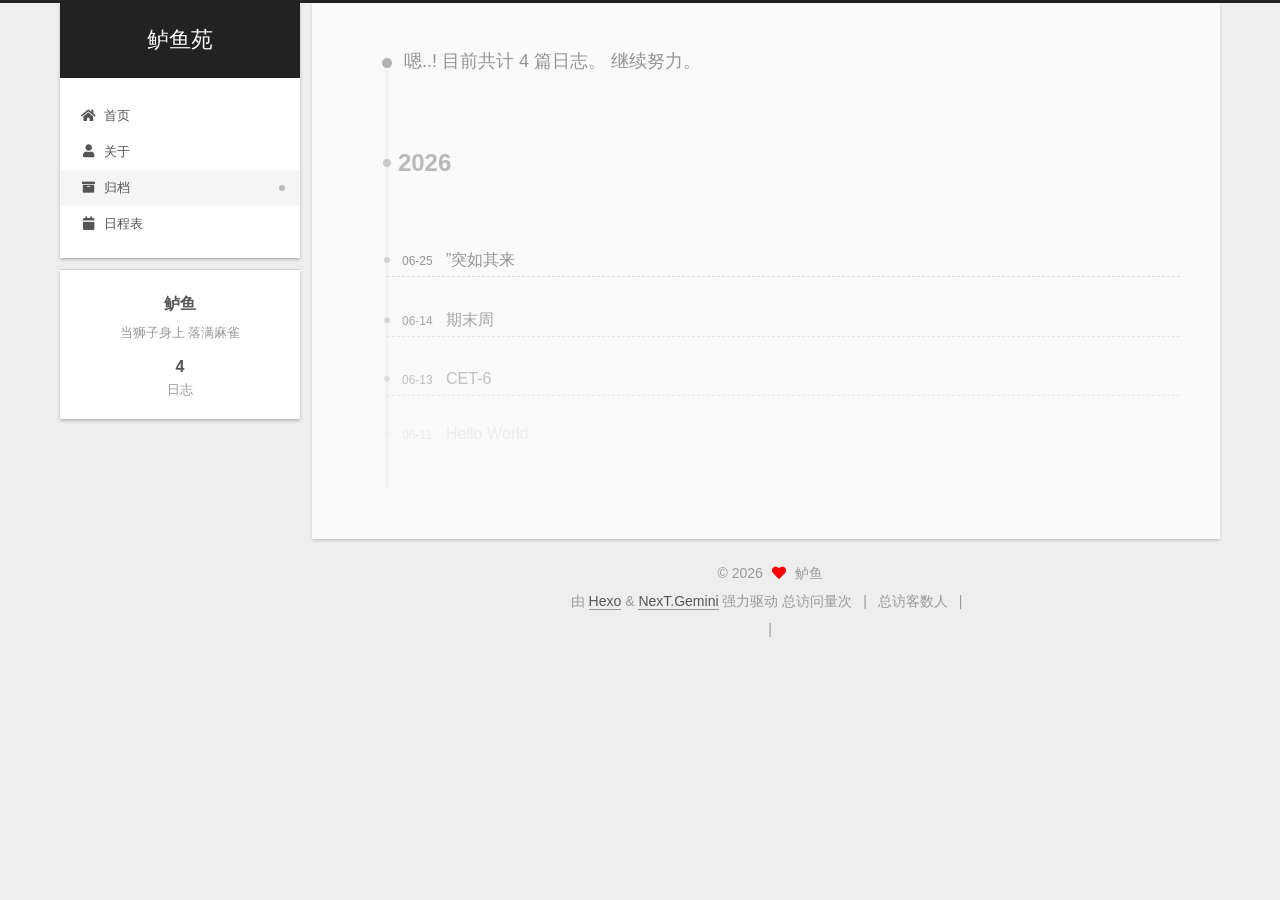
<file: archives/2026/06/index.html>
<!DOCTYPE html>
<html lang="zh-CN">
<head>
  <meta charset="UTF-8">
<meta name="viewport" content="width=device-width, initial-scale=1, maximum-scale=2">
<meta name="theme-color" content="#222">
<meta name="generator" content="Hexo 8.1.2">
  <link rel="apple-touch-icon" sizes="180x180" href="/images/apple-touch-icon-next.png">
  <link rel="icon" type="image/png" sizes="32x32" href="/images/favicon-32x32-next.png">
  <link rel="icon" type="image/png" sizes="16x16" href="/images/favicon-16x16-next.png">
  <link rel="mask-icon" href="/images/logo.svg" color="#222">

<link rel="stylesheet" href="/css/main.css">


<link rel="stylesheet" href="/lib/font-awesome/css/all.min.css">

<script id="hexo-configurations">
    var NexT = window.NexT || {};
    var CONFIG = {"hostname":"example.com","root":"/","scheme":"Gemini","version":"7.8.0","exturl":false,"sidebar":{"position":"left","display":"post","padding":18,"offset":12,"onmobile":false},"copycode":{"enable":false,"show_result":false,"style":null},"back2top":{"enable":true,"sidebar":false,"scrollpercent":false},"bookmark":{"enable":false,"color":"#222","save":"auto"},"fancybox":false,"mediumzoom":false,"lazyload":false,"pangu":false,"comments":{"style":"tabs","active":null,"storage":true,"lazyload":false,"nav":null},"algolia":{"hits":{"per_page":10},"labels":{"input_placeholder":"Search for Posts","hits_empty":"We didn't find any results for the search: ${query}","hits_stats":"${hits} results found in ${time} ms"}},"localsearch":{"enable":false,"trigger":"auto","top_n_per_article":1,"unescape":false,"preload":false},"motion":{"enable":true,"async":false,"transition":{"post_block":"fadeIn","post_header":"slideDownIn","post_body":"slideDownIn","coll_header":"slideLeftIn","sidebar":"slideUpIn"}}};
  </script>

  <meta name="description" content="当狮子身上 落满麻雀">
<meta property="og:type" content="website">
<meta property="og:title" content="鲈鱼苑">
<meta property="og:url" content="http://example.com/archives/2026/06/index.html">
<meta property="og:site_name" content="鲈鱼苑">
<meta property="og:description" content="当狮子身上 落满麻雀">
<meta property="og:locale" content="zh_CN">
<meta property="article:author" content="鲈鱼">
<meta name="twitter:card" content="summary">

<link rel="canonical" href="http://example.com/archives/2026/06/">


<script id="page-configurations">
  // https://hexo.io/docs/variables.html
  CONFIG.page = {
    sidebar: "",
    isHome : false,
    isPost : false,
    lang   : 'zh-CN'
  };
</script>

  <title>归档 | 鲈鱼苑</title>
  






  <noscript>
  <style>
  .use-motion .brand,
  .use-motion .menu-item,
  .sidebar-inner,
  .use-motion .post-block,
  .use-motion .pagination,
  .use-motion .comments,
  .use-motion .post-header,
  .use-motion .post-body,
  .use-motion .collection-header { opacity: initial; }

  .use-motion .site-title,
  .use-motion .site-subtitle {
    opacity: initial;
    top: initial;
  }

  .use-motion .logo-line-before i { left: initial; }
  .use-motion .logo-line-after i { right: initial; }
  </style>
</noscript>

</head>

<body itemscope itemtype="http://schema.org/WebPage">
  <div class="container use-motion">
    <div class="headband"></div>

    <header class="header" itemscope itemtype="http://schema.org/WPHeader">
      <div class="header-inner"><div class="site-brand-container">
  <div class="site-nav-toggle">
    <div class="toggle" aria-label="切换导航栏">
      <span class="toggle-line toggle-line-first"></span>
      <span class="toggle-line toggle-line-middle"></span>
      <span class="toggle-line toggle-line-last"></span>
    </div>
  </div>

  <div class="site-meta">

    <a href="/" class="brand" rel="start">
      <span class="logo-line-before"><i></i></span>
      <h1 class="site-title">鲈鱼苑</h1>
      <span class="logo-line-after"><i></i></span>
    </a>
  </div>

  <div class="site-nav-right">
    <div class="toggle popup-trigger">
    </div>
  </div>
</div>




<nav class="site-nav">
  <ul id="menu" class="main-menu menu">
        <li class="menu-item menu-item-home">

    <a href="/" rel="section"><i class="fa fa-home fa-fw"></i>首页</a>

  </li>
        <li class="menu-item menu-item-about">

    <a href="/about/" rel="section"><i class="fa fa-user fa-fw"></i>关于</a>

  </li>
        <li class="menu-item menu-item-archives">

    <a href="/archives/" rel="section"><i class="fa fa-archive fa-fw"></i>归档</a>

  </li>
        <li class="menu-item menu-item-schedule">

    <a href="/schedule/" rel="section"><i class="fa fa-calendar fa-fw"></i>日程表</a>

  </li>
  </ul>
</nav>




</div>
    </header>

    
  <div class="back-to-top">
    <i class="fa fa-arrow-up"></i>
    <span>0%</span>
  </div>


    <main class="main">
      <div class="main-inner">
        <div class="content-wrap">
          

          <div class="content archive">
            

  
  
  
  <div class="post-block">
    <div class="posts-collapse">
      <div class="collection-title">
        <span class="collection-header">嗯..! 目前共计 4 篇日志。 继续努力。</span>
      </div>

      
    <div class="collection-year">
      <span class="collection-header">2026</span>
    </div>

  <article itemscope itemtype="http://schema.org/Article">
    <header class="post-header">

      <div class="post-meta">
        <time itemprop="dateCreated"
              datetime="2026-06-25T22:58:28+08:00"
              content="2026-06-25">
          06-25
        </time>
      </div>

      <div class="post-title">
          <a class="post-title-link" href="/2026/06/25/%E2%80%9D%E7%AA%81%E5%A6%82%E5%85%B6%E6%9D%A5%E2%80%9C/" itemprop="url">
            <span itemprop="name">”突如其来</span>
          </a>
      </div>

    </header>
  </article>

  <article itemscope itemtype="http://schema.org/Article">
    <header class="post-header">

      <div class="post-meta">
        <time itemprop="dateCreated"
              datetime="2026-06-14T21:31:18+08:00"
              content="2026-06-14">
          06-14
        </time>
      </div>

      <div class="post-title">
          <a class="post-title-link" href="/2026/06/14/%E6%9C%9F%E6%9C%AB%E5%91%A8/" itemprop="url">
            <span itemprop="name">期末周</span>
          </a>
      </div>

    </header>
  </article>

  <article itemscope itemtype="http://schema.org/Article">
    <header class="post-header">

      <div class="post-meta">
        <time itemprop="dateCreated"
              datetime="2026-06-13T23:32:02+08:00"
              content="2026-06-13">
          06-13
        </time>
      </div>

      <div class="post-title">
          <a class="post-title-link" href="/2026/06/13/CET-6/" itemprop="url">
            <span itemprop="name">CET-6</span>
          </a>
      </div>

    </header>
  </article>

  <article itemscope itemtype="http://schema.org/Article">
    <header class="post-header">

      <div class="post-meta">
        <time itemprop="dateCreated"
              datetime="2026-06-11T21:44:41+08:00"
              content="2026-06-11">
          06-11
        </time>
      </div>

      <div class="post-title">
          <a class="post-title-link" href="/2026/06/11/hello-world/" itemprop="url">
            <span itemprop="name">Hello World</span>
          </a>
      </div>

    </header>
  </article>


    </div>
  </div>
  
  
  

  



          </div>
          

<script>
  window.addEventListener('tabs:register', () => {
    let { activeClass } = CONFIG.comments;
    if (CONFIG.comments.storage) {
      activeClass = localStorage.getItem('comments_active') || activeClass;
    }
    if (activeClass) {
      let activeTab = document.querySelector(`a[href="#comment-${activeClass}"]`);
      if (activeTab) {
        activeTab.click();
      }
    }
  });
  if (CONFIG.comments.storage) {
    window.addEventListener('tabs:click', event => {
      if (!event.target.matches('.tabs-comment .tab-content .tab-pane')) return;
      let commentClass = event.target.classList[1];
      localStorage.setItem('comments_active', commentClass);
    });
  }
</script>

        </div>
          
  
  <div class="toggle sidebar-toggle">
    <span class="toggle-line toggle-line-first"></span>
    <span class="toggle-line toggle-line-middle"></span>
    <span class="toggle-line toggle-line-last"></span>
  </div>

  <aside class="sidebar">
    <div class="sidebar-inner">

      <ul class="sidebar-nav motion-element">
        <li class="sidebar-nav-toc">
          文章目录
        </li>
        <li class="sidebar-nav-overview">
          站点概览
        </li>
      </ul>

      <!--noindex-->
      <div class="post-toc-wrap sidebar-panel">
      </div>
      <!--/noindex-->

      <div class="site-overview-wrap sidebar-panel">
        <div class="site-author motion-element" itemprop="author" itemscope itemtype="http://schema.org/Person">
  <p class="site-author-name" itemprop="name">鲈鱼</p>
  <div class="site-description" itemprop="description">当狮子身上 落满麻雀</div>
</div>
<div class="site-state-wrap motion-element">
  <nav class="site-state">
      <div class="site-state-item site-state-posts">
          <a href="/archives/">
        
          <span class="site-state-item-count">4</span>
          <span class="site-state-item-name">日志</span>
        </a>
      </div>
  </nav>
</div>



      </div>

    </div>
  </aside>
  <div id="sidebar-dimmer"></div>


      </div>
    </main>

    <footer class="footer">
      <div class="footer-inner">
        

        

<div class="copyright">
  
  &copy; 
  <span itemprop="copyrightYear">2026</span>
  <span class="with-love">
    <i class="fa fa-heart"></i>
  </span>
  <span class="author" itemprop="copyrightHolder">鲈鱼</span>
</div>
  <div class="powered-by">由 <a href="https://hexo.io/" class="theme-link" rel="noopener" target="_blank">Hexo</a> & <a href="https://theme-next.org/" class="theme-link" rel="noopener" target="_blank">NexT.Gemini</a> 强力驱动
  </div>


    <script async src="//dn-lbstatics.qbox.me/busuanzi/2.3/busuanzi.pure.mini.js"></script>

    <span id="busuanzi_container_site_pv">总访问量<span id="busuanzi_value_site_pv"></span>次</span>
    <span class="post-meta-divider">|</span>
    <span id="busuanzi_container_site_uv">总访客数<span id="busuanzi_value_site_uv"></span>人</span>
    <span class="post-meta-divider">|</span>
<!-- 不蒜子计数初始值纠正 -->
<script>
$(document).ready(function() {

    var int = setInterval(fixCount, 50);  // 50ms周期检测函数
    var countOffset = 20000;  // 初始化首次数据

    function fixCount() {            
       if (document.getElementById("busuanzi_container_site_pv").style.display != "none")
        {
            $("#busuanzi_value_site_pv").html(parseInt($("#busuanzi_value_site_pv").html()) + countOffset); 
            clearInterval(int);
        }                  
        if ($("#busuanzi_container_site_pv").css("display") != "none")
        {
            $("#busuanzi_value_site_uv").html(parseInt($("#busuanzi_value_site_uv").html()) + countOffset); // 加上初始数据 
            clearInterval(int); // 停止检测
        }  
    }
       	
});
</script> 

        
<div class="busuanzi-count">
  <script async src="https://busuanzi.ibruce.info/busuanzi/2.3/busuanzi.pure.mini.js"></script>
    <span class="post-meta-item" id="busuanzi_container_site_uv" style="display: none;">
      <span class="post-meta-item-icon">
        <i class="fa fa-user"></i>
      </span>
      <span class="site-uv" title="总访客量">
        <span id="busuanzi_value_site_uv"></span>
      </span>
    </span>
    <span class="post-meta-divider">|</span>
    <span class="post-meta-item" id="busuanzi_container_site_pv" style="display: none;">
      <span class="post-meta-item-icon">
        <i class="fa fa-eye"></i>
      </span>
      <span class="site-pv" title="总访问量">
        <span id="busuanzi_value_site_pv"></span>
      </span>
    </span>
</div>








      </div>
    </footer>
  </div>

  
  <script src="/lib/anime.min.js"></script>
  <script src="/lib/velocity/velocity.min.js"></script>
  <script src="/lib/velocity/velocity.ui.min.js"></script>

<script src="/js/utils.js"></script>

<script src="/js/motion.js"></script>


<script src="/js/schemes/pisces.js"></script>


<script src="/js/next-boot.js"></script>




  















  

  

</body>
</html>
</file>
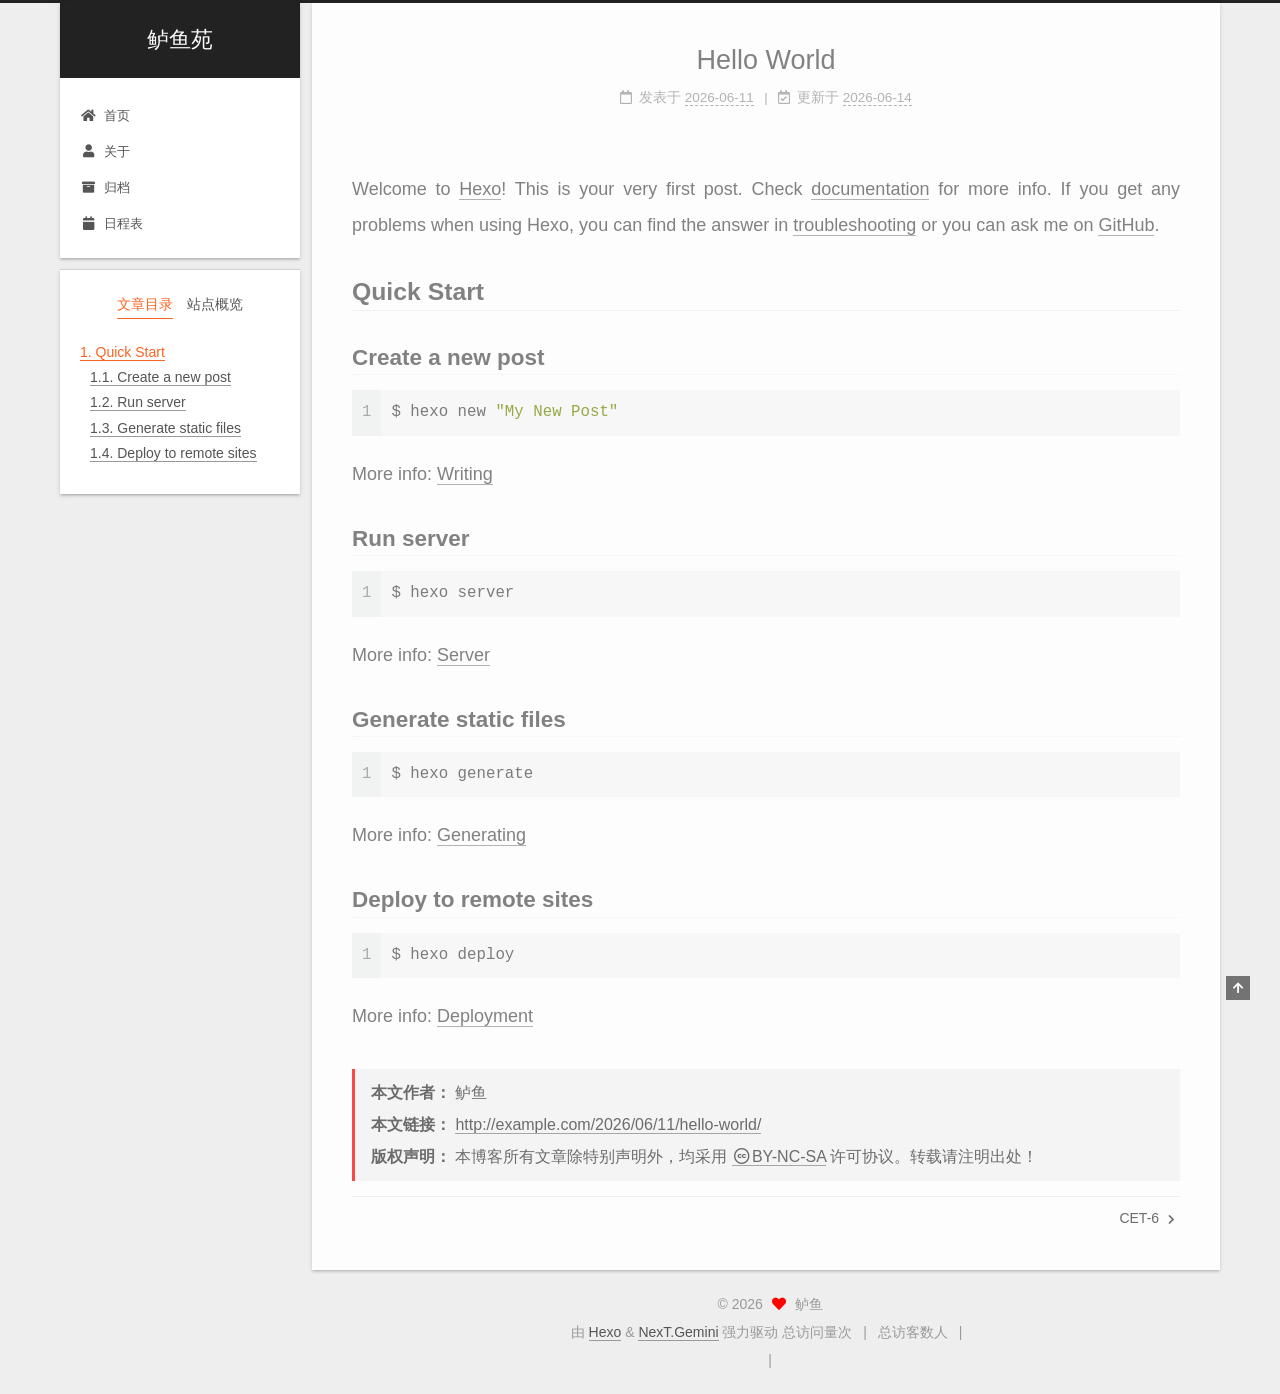
<file: 2026/06/11/hello-world/index.html>
<!DOCTYPE html>
<html lang="zh-CN">
<head>
  <meta charset="UTF-8">
<meta name="viewport" content="width=device-width, initial-scale=1, maximum-scale=2">
<meta name="theme-color" content="#222">
<meta name="generator" content="Hexo 8.1.2">
  <link rel="apple-touch-icon" sizes="180x180" href="/images/apple-touch-icon-next.png">
  <link rel="icon" type="image/png" sizes="32x32" href="/images/favicon-32x32-next.png">
  <link rel="icon" type="image/png" sizes="16x16" href="/images/favicon-16x16-next.png">
  <link rel="mask-icon" href="/images/logo.svg" color="#222">

<link rel="stylesheet" href="/css/main.css">


<link rel="stylesheet" href="/lib/font-awesome/css/all.min.css">

<script id="hexo-configurations">
    var NexT = window.NexT || {};
    var CONFIG = {"hostname":"example.com","root":"/","scheme":"Gemini","version":"7.8.0","exturl":false,"sidebar":{"position":"left","display":"post","padding":18,"offset":12,"onmobile":false},"copycode":{"enable":false,"show_result":false,"style":null},"back2top":{"enable":true,"sidebar":false,"scrollpercent":false},"bookmark":{"enable":false,"color":"#222","save":"auto"},"fancybox":false,"mediumzoom":false,"lazyload":false,"pangu":false,"comments":{"style":"tabs","active":null,"storage":true,"lazyload":false,"nav":null},"algolia":{"hits":{"per_page":10},"labels":{"input_placeholder":"Search for Posts","hits_empty":"We didn't find any results for the search: ${query}","hits_stats":"${hits} results found in ${time} ms"}},"localsearch":{"enable":false,"trigger":"auto","top_n_per_article":1,"unescape":false,"preload":false},"motion":{"enable":true,"async":false,"transition":{"post_block":"fadeIn","post_header":"slideDownIn","post_body":"slideDownIn","coll_header":"slideLeftIn","sidebar":"slideUpIn"}}};
  </script>

  <meta name="description" content="Welcome to Hexo! This is your very first post. Check documentation for more info. If you get any problems when using Hexo, you can find the answer in troubleshooting or you can ask me on GitHub. Qui">
<meta property="og:type" content="article">
<meta property="og:title" content="Hello World">
<meta property="og:url" content="http://example.com/2026/06/11/hello-world/index.html">
<meta property="og:site_name" content="鲈鱼苑">
<meta property="og:description" content="Welcome to Hexo! This is your very first post. Check documentation for more info. If you get any problems when using Hexo, you can find the answer in troubleshooting or you can ask me on GitHub. Qui">
<meta property="og:locale" content="zh_CN">
<meta property="article:published_time" content="2026-06-11T13:44:41.851Z">
<meta property="article:modified_time" content="2026-06-13T17:03:08.301Z">
<meta property="article:author" content="鲈鱼">
<meta name="twitter:card" content="summary">

<link rel="canonical" href="http://example.com/2026/06/11/hello-world/">


<script id="page-configurations">
  // https://hexo.io/docs/variables.html
  CONFIG.page = {
    sidebar: "",
    isHome : false,
    isPost : true,
    lang   : 'zh-CN'
  };
</script>

  <title>Hello World | 鲈鱼苑</title>
  






  <noscript>
  <style>
  .use-motion .brand,
  .use-motion .menu-item,
  .sidebar-inner,
  .use-motion .post-block,
  .use-motion .pagination,
  .use-motion .comments,
  .use-motion .post-header,
  .use-motion .post-body,
  .use-motion .collection-header { opacity: initial; }

  .use-motion .site-title,
  .use-motion .site-subtitle {
    opacity: initial;
    top: initial;
  }

  .use-motion .logo-line-before i { left: initial; }
  .use-motion .logo-line-after i { right: initial; }
  </style>
</noscript>

</head>

<body itemscope itemtype="http://schema.org/WebPage">
  <div class="container use-motion">
    <div class="headband"></div>

    <header class="header" itemscope itemtype="http://schema.org/WPHeader">
      <div class="header-inner"><div class="site-brand-container">
  <div class="site-nav-toggle">
    <div class="toggle" aria-label="切换导航栏">
      <span class="toggle-line toggle-line-first"></span>
      <span class="toggle-line toggle-line-middle"></span>
      <span class="toggle-line toggle-line-last"></span>
    </div>
  </div>

  <div class="site-meta">

    <a href="/" class="brand" rel="start">
      <span class="logo-line-before"><i></i></span>
      <h1 class="site-title">鲈鱼苑</h1>
      <span class="logo-line-after"><i></i></span>
    </a>
  </div>

  <div class="site-nav-right">
    <div class="toggle popup-trigger">
    </div>
  </div>
</div>




<nav class="site-nav">
  <ul id="menu" class="main-menu menu">
        <li class="menu-item menu-item-home">

    <a href="/" rel="section"><i class="fa fa-home fa-fw"></i>首页</a>

  </li>
        <li class="menu-item menu-item-about">

    <a href="/about/" rel="section"><i class="fa fa-user fa-fw"></i>关于</a>

  </li>
        <li class="menu-item menu-item-archives">

    <a href="/archives/" rel="section"><i class="fa fa-archive fa-fw"></i>归档</a>

  </li>
        <li class="menu-item menu-item-schedule">

    <a href="/schedule/" rel="section"><i class="fa fa-calendar fa-fw"></i>日程表</a>

  </li>
  </ul>
</nav>




</div>
    </header>

    
  <div class="back-to-top">
    <i class="fa fa-arrow-up"></i>
    <span>0%</span>
  </div>


    <main class="main">
      <div class="main-inner">
        <div class="content-wrap">
          

          <div class="content post posts-expand">
            

    
  
  
  <article itemscope itemtype="http://schema.org/Article" class="post-block" lang="zh-CN">
    <link itemprop="mainEntityOfPage" href="http://example.com/2026/06/11/hello-world/">

    <span hidden itemprop="author" itemscope itemtype="http://schema.org/Person">
      <meta itemprop="image" content="/images/avatar.gif">
      <meta itemprop="name" content="鲈鱼">
      <meta itemprop="description" content="当狮子身上 落满麻雀">
    </span>

    <span hidden itemprop="publisher" itemscope itemtype="http://schema.org/Organization">
      <meta itemprop="name" content="鲈鱼苑">
    </span>
      <header class="post-header">
        <h1 class="post-title" itemprop="name headline">
          Hello World
        </h1>

        <div class="post-meta">
            <span class="post-meta-item">
              <span class="post-meta-item-icon">
                <i class="far fa-calendar"></i>
              </span>
              <span class="post-meta-item-text">发表于</span>

              <time title="创建时间：2026-06-11 21:44:41" itemprop="dateCreated datePublished" datetime="2026-06-11T21:44:41+08:00">2026-06-11</time>
            </span>
              <span class="post-meta-item">
                <span class="post-meta-item-icon">
                  <i class="far fa-calendar-check"></i>
                </span>
                <span class="post-meta-item-text">更新于</span>
                <time title="修改时间：2026-06-14 01:03:08" itemprop="dateModified" datetime="2026-06-14T01:03:08+08:00">2026-06-14</time>
              </span>

          
            <span class="post-meta-item" title="阅读次数" id="busuanzi_container_page_pv" style="display: none;">
              <span class="post-meta-item-icon">
                <i class="fa fa-eye"></i>
              </span>
              <span class="post-meta-item-text">阅读次数：</span>
              <span id="busuanzi_value_page_pv"></span>
            </span>

        </div>
      </header>

    
    
    
    <div class="post-body" itemprop="articleBody">

      
        <span id="more"></span>

<p>Welcome to <a target="_blank" rel="noopener" href="https://hexo.io/">Hexo</a>! This is your very first post. Check <a target="_blank" rel="noopener" href="https://hexo.io/docs/">documentation</a> for more info. If you get any problems when using Hexo, you can find the answer in <a target="_blank" rel="noopener" href="https://hexo.io/docs/troubleshooting.html">troubleshooting</a> or you can ask me on <a target="_blank" rel="noopener" href="https://github.com/hexojs/hexo/issues">GitHub</a>.</p>
<h2 id="Quick-Start"><a href="#Quick-Start" class="headerlink" title="Quick Start"></a>Quick Start</h2><h3 id="Create-a-new-post"><a href="#Create-a-new-post" class="headerlink" title="Create a new post"></a>Create a new post</h3><figure class="highlight bash"><table><tr><td class="gutter"><pre><span class="line">1</span><br></pre></td><td class="code"><pre><span class="line">$ hexo new <span class="string">&quot;My New Post&quot;</span></span><br></pre></td></tr></table></figure>

<p>More info: <a target="_blank" rel="noopener" href="https://hexo.io/docs/writing.html">Writing</a></p>
<h3 id="Run-server"><a href="#Run-server" class="headerlink" title="Run server"></a>Run server</h3><figure class="highlight bash"><table><tr><td class="gutter"><pre><span class="line">1</span><br></pre></td><td class="code"><pre><span class="line">$ hexo server</span><br></pre></td></tr></table></figure>

<p>More info: <a target="_blank" rel="noopener" href="https://hexo.io/docs/server.html">Server</a></p>
<h3 id="Generate-static-files"><a href="#Generate-static-files" class="headerlink" title="Generate static files"></a>Generate static files</h3><figure class="highlight bash"><table><tr><td class="gutter"><pre><span class="line">1</span><br></pre></td><td class="code"><pre><span class="line">$ hexo generate</span><br></pre></td></tr></table></figure>

<p>More info: <a target="_blank" rel="noopener" href="https://hexo.io/docs/generating.html">Generating</a></p>
<h3 id="Deploy-to-remote-sites"><a href="#Deploy-to-remote-sites" class="headerlink" title="Deploy to remote sites"></a>Deploy to remote sites</h3><figure class="highlight bash"><table><tr><td class="gutter"><pre><span class="line">1</span><br></pre></td><td class="code"><pre><span class="line">$ hexo deploy</span><br></pre></td></tr></table></figure>

<p>More info: <a target="_blank" rel="noopener" href="https://hexo.io/docs/one-command-deployment.html">Deployment</a></p>

    </div>

    
    
    
        

<div>
<ul class="post-copyright">
  <li class="post-copyright-author">
    <strong>本文作者： </strong>鲈鱼
  </li>
  <li class="post-copyright-link">
    <strong>本文链接：</strong>
    <a href="http://example.com/2026/06/11/hello-world/" title="Hello World">http://example.com/2026/06/11/hello-world/</a>
  </li>
  <li class="post-copyright-license">
    <strong>版权声明： </strong>本博客所有文章除特别声明外，均采用 <a href="https://creativecommons.org/licenses/by-nc-sa/4.0/" rel="noopener" target="_blank"><i class="fab fa-fw fa-creative-commons"></i>BY-NC-SA</a> 许可协议。转载请注明出处！
  </li>
</ul>
</div>


      <footer class="post-footer">

        


        
    <div class="post-nav">
      <div class="post-nav-item"></div>
      <div class="post-nav-item">
    <a href="/2026/06/13/CET-6/" rel="next" title="CET-6">
      CET-6 <i class="fa fa-chevron-right"></i>
    </a></div>
    </div>
      </footer>
    
  </article>
  
  
  



          </div>
          

<script>
  window.addEventListener('tabs:register', () => {
    let { activeClass } = CONFIG.comments;
    if (CONFIG.comments.storage) {
      activeClass = localStorage.getItem('comments_active') || activeClass;
    }
    if (activeClass) {
      let activeTab = document.querySelector(`a[href="#comment-${activeClass}"]`);
      if (activeTab) {
        activeTab.click();
      }
    }
  });
  if (CONFIG.comments.storage) {
    window.addEventListener('tabs:click', event => {
      if (!event.target.matches('.tabs-comment .tab-content .tab-pane')) return;
      let commentClass = event.target.classList[1];
      localStorage.setItem('comments_active', commentClass);
    });
  }
</script>

        </div>
          
  
  <div class="toggle sidebar-toggle">
    <span class="toggle-line toggle-line-first"></span>
    <span class="toggle-line toggle-line-middle"></span>
    <span class="toggle-line toggle-line-last"></span>
  </div>

  <aside class="sidebar">
    <div class="sidebar-inner">

      <ul class="sidebar-nav motion-element">
        <li class="sidebar-nav-toc">
          文章目录
        </li>
        <li class="sidebar-nav-overview">
          站点概览
        </li>
      </ul>

      <!--noindex-->
      <div class="post-toc-wrap sidebar-panel">
          <div class="post-toc motion-element"><ol class="nav"><li class="nav-item nav-level-2"><a class="nav-link" href="#Quick-Start"><span class="nav-number">1.</span> <span class="nav-text">Quick Start</span></a><ol class="nav-child"><li class="nav-item nav-level-3"><a class="nav-link" href="#Create-a-new-post"><span class="nav-number">1.1.</span> <span class="nav-text">Create a new post</span></a></li><li class="nav-item nav-level-3"><a class="nav-link" href="#Run-server"><span class="nav-number">1.2.</span> <span class="nav-text">Run server</span></a></li><li class="nav-item nav-level-3"><a class="nav-link" href="#Generate-static-files"><span class="nav-number">1.3.</span> <span class="nav-text">Generate static files</span></a></li><li class="nav-item nav-level-3"><a class="nav-link" href="#Deploy-to-remote-sites"><span class="nav-number">1.4.</span> <span class="nav-text">Deploy to remote sites</span></a></li></ol></li></ol></div>
      </div>
      <!--/noindex-->

      <div class="site-overview-wrap sidebar-panel">
        <div class="site-author motion-element" itemprop="author" itemscope itemtype="http://schema.org/Person">
  <p class="site-author-name" itemprop="name">鲈鱼</p>
  <div class="site-description" itemprop="description">当狮子身上 落满麻雀</div>
</div>
<div class="site-state-wrap motion-element">
  <nav class="site-state">
      <div class="site-state-item site-state-posts">
          <a href="/archives/">
        
          <span class="site-state-item-count">4</span>
          <span class="site-state-item-name">日志</span>
        </a>
      </div>
  </nav>
</div>



      </div>

    </div>
  </aside>
  <div id="sidebar-dimmer"></div>


      </div>
    </main>

    <footer class="footer">
      <div class="footer-inner">
        

        

<div class="copyright">
  
  &copy; 
  <span itemprop="copyrightYear">2026</span>
  <span class="with-love">
    <i class="fa fa-heart"></i>
  </span>
  <span class="author" itemprop="copyrightHolder">鲈鱼</span>
</div>
  <div class="powered-by">由 <a href="https://hexo.io/" class="theme-link" rel="noopener" target="_blank">Hexo</a> & <a href="https://theme-next.org/" class="theme-link" rel="noopener" target="_blank">NexT.Gemini</a> 强力驱动
  </div>


    <script async src="//dn-lbstatics.qbox.me/busuanzi/2.3/busuanzi.pure.mini.js"></script>

    <span id="busuanzi_container_site_pv">总访问量<span id="busuanzi_value_site_pv"></span>次</span>
    <span class="post-meta-divider">|</span>
    <span id="busuanzi_container_site_uv">总访客数<span id="busuanzi_value_site_uv"></span>人</span>
    <span class="post-meta-divider">|</span>
<!-- 不蒜子计数初始值纠正 -->
<script>
$(document).ready(function() {

    var int = setInterval(fixCount, 50);  // 50ms周期检测函数
    var countOffset = 20000;  // 初始化首次数据

    function fixCount() {            
       if (document.getElementById("busuanzi_container_site_pv").style.display != "none")
        {
            $("#busuanzi_value_site_pv").html(parseInt($("#busuanzi_value_site_pv").html()) + countOffset); 
            clearInterval(int);
        }                  
        if ($("#busuanzi_container_site_pv").css("display") != "none")
        {
            $("#busuanzi_value_site_uv").html(parseInt($("#busuanzi_value_site_uv").html()) + countOffset); // 加上初始数据 
            clearInterval(int); // 停止检测
        }  
    }
       	
});
</script> 

        
<div class="busuanzi-count">
  <script async src="https://busuanzi.ibruce.info/busuanzi/2.3/busuanzi.pure.mini.js"></script>
    <span class="post-meta-item" id="busuanzi_container_site_uv" style="display: none;">
      <span class="post-meta-item-icon">
        <i class="fa fa-user"></i>
      </span>
      <span class="site-uv" title="总访客量">
        <span id="busuanzi_value_site_uv"></span>
      </span>
    </span>
    <span class="post-meta-divider">|</span>
    <span class="post-meta-item" id="busuanzi_container_site_pv" style="display: none;">
      <span class="post-meta-item-icon">
        <i class="fa fa-eye"></i>
      </span>
      <span class="site-pv" title="总访问量">
        <span id="busuanzi_value_site_pv"></span>
      </span>
    </span>
</div>








      </div>
    </footer>
  </div>

  
  <script src="/lib/anime.min.js"></script>
  <script src="/lib/velocity/velocity.min.js"></script>
  <script src="/lib/velocity/velocity.ui.min.js"></script>

<script src="/js/utils.js"></script>

<script src="/js/motion.js"></script>


<script src="/js/schemes/pisces.js"></script>


<script src="/js/next-boot.js"></script>




  















  

  

</body>
</html>
</file>
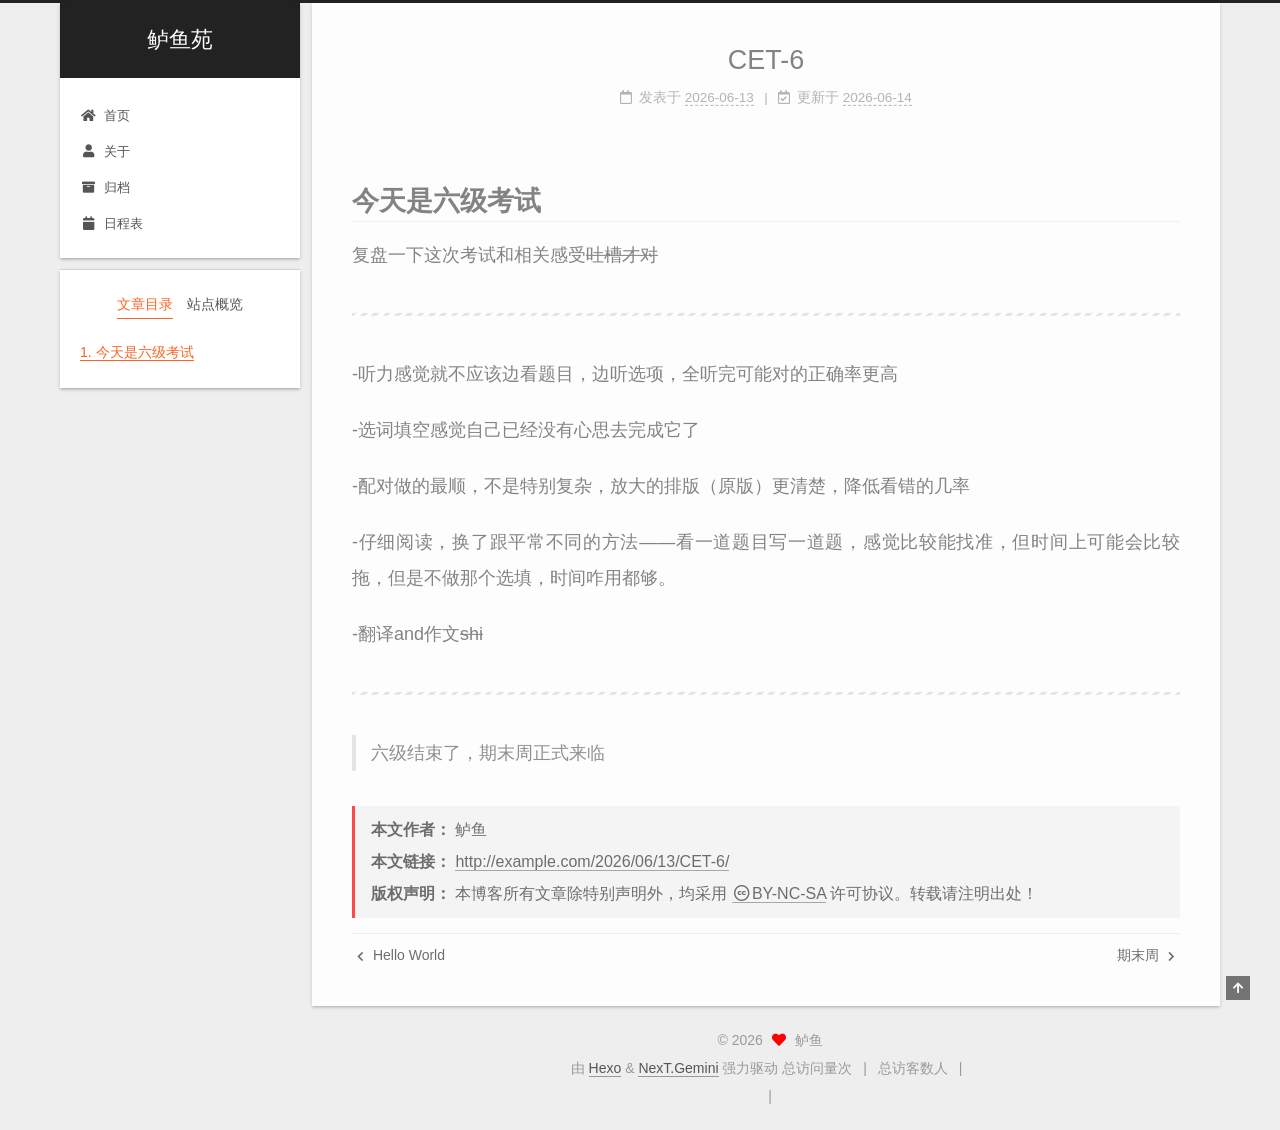
<file: 2026/06/13/CET-6/index.html>
<!DOCTYPE html>
<html lang="zh-CN">
<head>
  <meta charset="UTF-8">
<meta name="viewport" content="width=device-width, initial-scale=1, maximum-scale=2">
<meta name="theme-color" content="#222">
<meta name="generator" content="Hexo 8.1.2">
  <link rel="apple-touch-icon" sizes="180x180" href="/images/apple-touch-icon-next.png">
  <link rel="icon" type="image/png" sizes="32x32" href="/images/favicon-32x32-next.png">
  <link rel="icon" type="image/png" sizes="16x16" href="/images/favicon-16x16-next.png">
  <link rel="mask-icon" href="/images/logo.svg" color="#222">

<link rel="stylesheet" href="/css/main.css">


<link rel="stylesheet" href="/lib/font-awesome/css/all.min.css">

<script id="hexo-configurations">
    var NexT = window.NexT || {};
    var CONFIG = {"hostname":"example.com","root":"/","scheme":"Gemini","version":"7.8.0","exturl":false,"sidebar":{"position":"left","display":"post","padding":18,"offset":12,"onmobile":false},"copycode":{"enable":false,"show_result":false,"style":null},"back2top":{"enable":true,"sidebar":false,"scrollpercent":false},"bookmark":{"enable":false,"color":"#222","save":"auto"},"fancybox":false,"mediumzoom":false,"lazyload":false,"pangu":false,"comments":{"style":"tabs","active":null,"storage":true,"lazyload":false,"nav":null},"algolia":{"hits":{"per_page":10},"labels":{"input_placeholder":"Search for Posts","hits_empty":"We didn't find any results for the search: ${query}","hits_stats":"${hits} results found in ${time} ms"}},"localsearch":{"enable":false,"trigger":"auto","top_n_per_article":1,"unescape":false,"preload":false},"motion":{"enable":true,"async":false,"transition":{"post_block":"fadeIn","post_header":"slideDownIn","post_body":"slideDownIn","coll_header":"slideLeftIn","sidebar":"slideUpIn"}}};
  </script>

  <meta name="description" content="今天是六级考试复盘一下这次考试和相关感受吐槽才对">
<meta property="og:type" content="article">
<meta property="og:title" content="CET-6">
<meta property="og:url" content="http://example.com/2026/06/13/CET-6/index.html">
<meta property="og:site_name" content="鲈鱼苑">
<meta property="og:description" content="今天是六级考试复盘一下这次考试和相关感受吐槽才对">
<meta property="og:locale" content="zh_CN">
<meta property="article:published_time" content="2026-06-13T15:32:02.000Z">
<meta property="article:modified_time" content="2026-06-13T17:04:03.285Z">
<meta property="article:author" content="鲈鱼">
<meta name="twitter:card" content="summary">

<link rel="canonical" href="http://example.com/2026/06/13/CET-6/">


<script id="page-configurations">
  // https://hexo.io/docs/variables.html
  CONFIG.page = {
    sidebar: "",
    isHome : false,
    isPost : true,
    lang   : 'zh-CN'
  };
</script>

  <title>CET-6 | 鲈鱼苑</title>
  






  <noscript>
  <style>
  .use-motion .brand,
  .use-motion .menu-item,
  .sidebar-inner,
  .use-motion .post-block,
  .use-motion .pagination,
  .use-motion .comments,
  .use-motion .post-header,
  .use-motion .post-body,
  .use-motion .collection-header { opacity: initial; }

  .use-motion .site-title,
  .use-motion .site-subtitle {
    opacity: initial;
    top: initial;
  }

  .use-motion .logo-line-before i { left: initial; }
  .use-motion .logo-line-after i { right: initial; }
  </style>
</noscript>

</head>

<body itemscope itemtype="http://schema.org/WebPage">
  <div class="container use-motion">
    <div class="headband"></div>

    <header class="header" itemscope itemtype="http://schema.org/WPHeader">
      <div class="header-inner"><div class="site-brand-container">
  <div class="site-nav-toggle">
    <div class="toggle" aria-label="切换导航栏">
      <span class="toggle-line toggle-line-first"></span>
      <span class="toggle-line toggle-line-middle"></span>
      <span class="toggle-line toggle-line-last"></span>
    </div>
  </div>

  <div class="site-meta">

    <a href="/" class="brand" rel="start">
      <span class="logo-line-before"><i></i></span>
      <h1 class="site-title">鲈鱼苑</h1>
      <span class="logo-line-after"><i></i></span>
    </a>
  </div>

  <div class="site-nav-right">
    <div class="toggle popup-trigger">
    </div>
  </div>
</div>




<nav class="site-nav">
  <ul id="menu" class="main-menu menu">
        <li class="menu-item menu-item-home">

    <a href="/" rel="section"><i class="fa fa-home fa-fw"></i>首页</a>

  </li>
        <li class="menu-item menu-item-about">

    <a href="/about/" rel="section"><i class="fa fa-user fa-fw"></i>关于</a>

  </li>
        <li class="menu-item menu-item-archives">

    <a href="/archives/" rel="section"><i class="fa fa-archive fa-fw"></i>归档</a>

  </li>
        <li class="menu-item menu-item-schedule">

    <a href="/schedule/" rel="section"><i class="fa fa-calendar fa-fw"></i>日程表</a>

  </li>
  </ul>
</nav>




</div>
    </header>

    
  <div class="back-to-top">
    <i class="fa fa-arrow-up"></i>
    <span>0%</span>
  </div>


    <main class="main">
      <div class="main-inner">
        <div class="content-wrap">
          

          <div class="content post posts-expand">
            

    
  
  
  <article itemscope itemtype="http://schema.org/Article" class="post-block" lang="zh-CN">
    <link itemprop="mainEntityOfPage" href="http://example.com/2026/06/13/CET-6/">

    <span hidden itemprop="author" itemscope itemtype="http://schema.org/Person">
      <meta itemprop="image" content="/images/avatar.gif">
      <meta itemprop="name" content="鲈鱼">
      <meta itemprop="description" content="当狮子身上 落满麻雀">
    </span>

    <span hidden itemprop="publisher" itemscope itemtype="http://schema.org/Organization">
      <meta itemprop="name" content="鲈鱼苑">
    </span>
      <header class="post-header">
        <h1 class="post-title" itemprop="name headline">
          CET-6
        </h1>

        <div class="post-meta">
            <span class="post-meta-item">
              <span class="post-meta-item-icon">
                <i class="far fa-calendar"></i>
              </span>
              <span class="post-meta-item-text">发表于</span>

              <time title="创建时间：2026-06-13 23:32:02" itemprop="dateCreated datePublished" datetime="2026-06-13T23:32:02+08:00">2026-06-13</time>
            </span>
              <span class="post-meta-item">
                <span class="post-meta-item-icon">
                  <i class="far fa-calendar-check"></i>
                </span>
                <span class="post-meta-item-text">更新于</span>
                <time title="修改时间：2026-06-14 01:04:03" itemprop="dateModified" datetime="2026-06-14T01:04:03+08:00">2026-06-14</time>
              </span>

          
            <span class="post-meta-item" title="阅读次数" id="busuanzi_container_page_pv" style="display: none;">
              <span class="post-meta-item-icon">
                <i class="fa fa-eye"></i>
              </span>
              <span class="post-meta-item-text">阅读次数：</span>
              <span id="busuanzi_value_page_pv"></span>
            </span>

        </div>
      </header>

    
    
    
    <div class="post-body" itemprop="articleBody">

      
        <h1 id="今天是六级考试"><a href="#今天是六级考试" class="headerlink" title="今天是六级考试"></a><strong>今天是六级考试</strong></h1><p>复盘一下这次考试和相关感受<del>吐槽才对</del></p>
<hr>
<span id="more"></span>

<p>-听力感觉就不应该边看题目，边听选项，全听完可能对的正确率更高</p>
<p>-选词填空感觉自己已经没有心思去完成它了</p>
<p>-配对做的最顺，不是特别复杂，放大的排版（原版）更清楚，降低看错的几率</p>
<p>-仔细阅读，换了跟平常不同的方法——看一道题目写一道题，感觉比较能找准，但时间上可能会比较拖，但是不做那个选填，时间咋用都够。</p>
<p>-翻译and作文<del>shi</del></p>
<hr>
<blockquote>
<p>六级结束了，期末周正式来临</p>
</blockquote>

    </div>

    
    
    
        

<div>
<ul class="post-copyright">
  <li class="post-copyright-author">
    <strong>本文作者： </strong>鲈鱼
  </li>
  <li class="post-copyright-link">
    <strong>本文链接：</strong>
    <a href="http://example.com/2026/06/13/CET-6/" title="CET-6">http://example.com/2026/06/13/CET-6/</a>
  </li>
  <li class="post-copyright-license">
    <strong>版权声明： </strong>本博客所有文章除特别声明外，均采用 <a href="https://creativecommons.org/licenses/by-nc-sa/4.0/" rel="noopener" target="_blank"><i class="fab fa-fw fa-creative-commons"></i>BY-NC-SA</a> 许可协议。转载请注明出处！
  </li>
</ul>
</div>


      <footer class="post-footer">

        


        
    <div class="post-nav">
      <div class="post-nav-item">
    <a href="/2026/06/11/hello-world/" rel="prev" title="Hello World">
      <i class="fa fa-chevron-left"></i> Hello World
    </a></div>
      <div class="post-nav-item">
    <a href="/2026/06/14/%E6%9C%9F%E6%9C%AB%E5%91%A8/" rel="next" title="期末周">
      期末周 <i class="fa fa-chevron-right"></i>
    </a></div>
    </div>
      </footer>
    
  </article>
  
  
  



          </div>
          

<script>
  window.addEventListener('tabs:register', () => {
    let { activeClass } = CONFIG.comments;
    if (CONFIG.comments.storage) {
      activeClass = localStorage.getItem('comments_active') || activeClass;
    }
    if (activeClass) {
      let activeTab = document.querySelector(`a[href="#comment-${activeClass}"]`);
      if (activeTab) {
        activeTab.click();
      }
    }
  });
  if (CONFIG.comments.storage) {
    window.addEventListener('tabs:click', event => {
      if (!event.target.matches('.tabs-comment .tab-content .tab-pane')) return;
      let commentClass = event.target.classList[1];
      localStorage.setItem('comments_active', commentClass);
    });
  }
</script>

        </div>
          
  
  <div class="toggle sidebar-toggle">
    <span class="toggle-line toggle-line-first"></span>
    <span class="toggle-line toggle-line-middle"></span>
    <span class="toggle-line toggle-line-last"></span>
  </div>

  <aside class="sidebar">
    <div class="sidebar-inner">

      <ul class="sidebar-nav motion-element">
        <li class="sidebar-nav-toc">
          文章目录
        </li>
        <li class="sidebar-nav-overview">
          站点概览
        </li>
      </ul>

      <!--noindex-->
      <div class="post-toc-wrap sidebar-panel">
          <div class="post-toc motion-element"><ol class="nav"><li class="nav-item nav-level-1"><a class="nav-link" href="#%E4%BB%8A%E5%A4%A9%E6%98%AF%E5%85%AD%E7%BA%A7%E8%80%83%E8%AF%95"><span class="nav-number">1.</span> <span class="nav-text">今天是六级考试</span></a></li></ol></div>
      </div>
      <!--/noindex-->

      <div class="site-overview-wrap sidebar-panel">
        <div class="site-author motion-element" itemprop="author" itemscope itemtype="http://schema.org/Person">
  <p class="site-author-name" itemprop="name">鲈鱼</p>
  <div class="site-description" itemprop="description">当狮子身上 落满麻雀</div>
</div>
<div class="site-state-wrap motion-element">
  <nav class="site-state">
      <div class="site-state-item site-state-posts">
          <a href="/archives/">
        
          <span class="site-state-item-count">4</span>
          <span class="site-state-item-name">日志</span>
        </a>
      </div>
  </nav>
</div>



      </div>

    </div>
  </aside>
  <div id="sidebar-dimmer"></div>


      </div>
    </main>

    <footer class="footer">
      <div class="footer-inner">
        

        

<div class="copyright">
  
  &copy; 
  <span itemprop="copyrightYear">2026</span>
  <span class="with-love">
    <i class="fa fa-heart"></i>
  </span>
  <span class="author" itemprop="copyrightHolder">鲈鱼</span>
</div>
  <div class="powered-by">由 <a href="https://hexo.io/" class="theme-link" rel="noopener" target="_blank">Hexo</a> & <a href="https://theme-next.org/" class="theme-link" rel="noopener" target="_blank">NexT.Gemini</a> 强力驱动
  </div>


    <script async src="//dn-lbstatics.qbox.me/busuanzi/2.3/busuanzi.pure.mini.js"></script>

    <span id="busuanzi_container_site_pv">总访问量<span id="busuanzi_value_site_pv"></span>次</span>
    <span class="post-meta-divider">|</span>
    <span id="busuanzi_container_site_uv">总访客数<span id="busuanzi_value_site_uv"></span>人</span>
    <span class="post-meta-divider">|</span>
<!-- 不蒜子计数初始值纠正 -->
<script>
$(document).ready(function() {

    var int = setInterval(fixCount, 50);  // 50ms周期检测函数
    var countOffset = 20000;  // 初始化首次数据

    function fixCount() {            
       if (document.getElementById("busuanzi_container_site_pv").style.display != "none")
        {
            $("#busuanzi_value_site_pv").html(parseInt($("#busuanzi_value_site_pv").html()) + countOffset); 
            clearInterval(int);
        }                  
        if ($("#busuanzi_container_site_pv").css("display") != "none")
        {
            $("#busuanzi_value_site_uv").html(parseInt($("#busuanzi_value_site_uv").html()) + countOffset); // 加上初始数据 
            clearInterval(int); // 停止检测
        }  
    }
       	
});
</script> 

        
<div class="busuanzi-count">
  <script async src="https://busuanzi.ibruce.info/busuanzi/2.3/busuanzi.pure.mini.js"></script>
    <span class="post-meta-item" id="busuanzi_container_site_uv" style="display: none;">
      <span class="post-meta-item-icon">
        <i class="fa fa-user"></i>
      </span>
      <span class="site-uv" title="总访客量">
        <span id="busuanzi_value_site_uv"></span>
      </span>
    </span>
    <span class="post-meta-divider">|</span>
    <span class="post-meta-item" id="busuanzi_container_site_pv" style="display: none;">
      <span class="post-meta-item-icon">
        <i class="fa fa-eye"></i>
      </span>
      <span class="site-pv" title="总访问量">
        <span id="busuanzi_value_site_pv"></span>
      </span>
    </span>
</div>








      </div>
    </footer>
  </div>

  
  <script src="/lib/anime.min.js"></script>
  <script src="/lib/velocity/velocity.min.js"></script>
  <script src="/lib/velocity/velocity.ui.min.js"></script>

<script src="/js/utils.js"></script>

<script src="/js/motion.js"></script>


<script src="/js/schemes/pisces.js"></script>


<script src="/js/next-boot.js"></script>




  















  

  

</body>
</html>
</file>
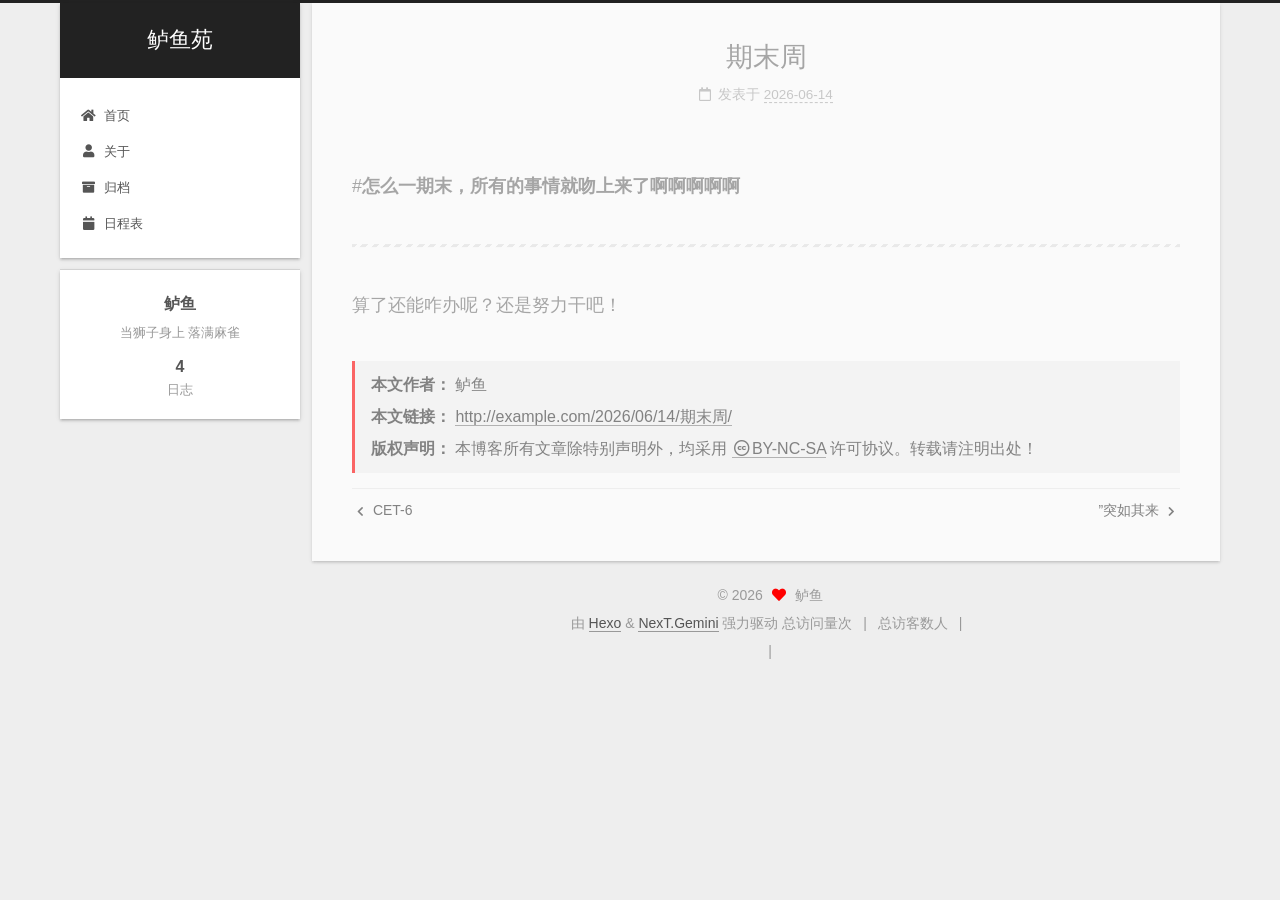
<file: 2026/06/14/期末周/index.html>
<!DOCTYPE html>
<html lang="zh-CN">
<head>
  <meta charset="UTF-8">
<meta name="viewport" content="width=device-width, initial-scale=1, maximum-scale=2">
<meta name="theme-color" content="#222">
<meta name="generator" content="Hexo 8.1.2">
  <link rel="apple-touch-icon" sizes="180x180" href="/images/apple-touch-icon-next.png">
  <link rel="icon" type="image/png" sizes="32x32" href="/images/favicon-32x32-next.png">
  <link rel="icon" type="image/png" sizes="16x16" href="/images/favicon-16x16-next.png">
  <link rel="mask-icon" href="/images/logo.svg" color="#222">

<link rel="stylesheet" href="/css/main.css">


<link rel="stylesheet" href="/lib/font-awesome/css/all.min.css">

<script id="hexo-configurations">
    var NexT = window.NexT || {};
    var CONFIG = {"hostname":"example.com","root":"/","scheme":"Gemini","version":"7.8.0","exturl":false,"sidebar":{"position":"left","display":"post","padding":18,"offset":12,"onmobile":false},"copycode":{"enable":false,"show_result":false,"style":null},"back2top":{"enable":true,"sidebar":false,"scrollpercent":false},"bookmark":{"enable":false,"color":"#222","save":"auto"},"fancybox":false,"mediumzoom":false,"lazyload":false,"pangu":false,"comments":{"style":"tabs","active":null,"storage":true,"lazyload":false,"nav":null},"algolia":{"hits":{"per_page":10},"labels":{"input_placeholder":"Search for Posts","hits_empty":"We didn't find any results for the search: ${query}","hits_stats":"${hits} results found in ${time} ms"}},"localsearch":{"enable":false,"trigger":"auto","top_n_per_article":1,"unescape":false,"preload":false},"motion":{"enable":true,"async":false,"transition":{"post_block":"fadeIn","post_header":"slideDownIn","post_body":"slideDownIn","coll_header":"slideLeftIn","sidebar":"slideUpIn"}}};
  </script>

  <meta name="description" content="#怎么一期末，所有的事情就吻上来了啊啊啊啊啊">
<meta property="og:type" content="article">
<meta property="og:title" content="期末周">
<meta property="og:url" content="http://example.com/2026/06/14/%E6%9C%9F%E6%9C%AB%E5%91%A8/index.html">
<meta property="og:site_name" content="鲈鱼苑">
<meta property="og:description" content="#怎么一期末，所有的事情就吻上来了啊啊啊啊啊">
<meta property="og:locale" content="zh_CN">
<meta property="article:published_time" content="2026-06-14T13:31:18.000Z">
<meta property="article:modified_time" content="2026-06-14T13:45:25.751Z">
<meta property="article:author" content="鲈鱼">
<meta name="twitter:card" content="summary">

<link rel="canonical" href="http://example.com/2026/06/14/%E6%9C%9F%E6%9C%AB%E5%91%A8/">


<script id="page-configurations">
  // https://hexo.io/docs/variables.html
  CONFIG.page = {
    sidebar: "",
    isHome : false,
    isPost : true,
    lang   : 'zh-CN'
  };
</script>

  <title>期末周 | 鲈鱼苑</title>
  






  <noscript>
  <style>
  .use-motion .brand,
  .use-motion .menu-item,
  .sidebar-inner,
  .use-motion .post-block,
  .use-motion .pagination,
  .use-motion .comments,
  .use-motion .post-header,
  .use-motion .post-body,
  .use-motion .collection-header { opacity: initial; }

  .use-motion .site-title,
  .use-motion .site-subtitle {
    opacity: initial;
    top: initial;
  }

  .use-motion .logo-line-before i { left: initial; }
  .use-motion .logo-line-after i { right: initial; }
  </style>
</noscript>

</head>

<body itemscope itemtype="http://schema.org/WebPage">
  <div class="container use-motion">
    <div class="headband"></div>

    <header class="header" itemscope itemtype="http://schema.org/WPHeader">
      <div class="header-inner"><div class="site-brand-container">
  <div class="site-nav-toggle">
    <div class="toggle" aria-label="切换导航栏">
      <span class="toggle-line toggle-line-first"></span>
      <span class="toggle-line toggle-line-middle"></span>
      <span class="toggle-line toggle-line-last"></span>
    </div>
  </div>

  <div class="site-meta">

    <a href="/" class="brand" rel="start">
      <span class="logo-line-before"><i></i></span>
      <h1 class="site-title">鲈鱼苑</h1>
      <span class="logo-line-after"><i></i></span>
    </a>
  </div>

  <div class="site-nav-right">
    <div class="toggle popup-trigger">
    </div>
  </div>
</div>




<nav class="site-nav">
  <ul id="menu" class="main-menu menu">
        <li class="menu-item menu-item-home">

    <a href="/" rel="section"><i class="fa fa-home fa-fw"></i>首页</a>

  </li>
        <li class="menu-item menu-item-about">

    <a href="/about/" rel="section"><i class="fa fa-user fa-fw"></i>关于</a>

  </li>
        <li class="menu-item menu-item-archives">

    <a href="/archives/" rel="section"><i class="fa fa-archive fa-fw"></i>归档</a>

  </li>
        <li class="menu-item menu-item-schedule">

    <a href="/schedule/" rel="section"><i class="fa fa-calendar fa-fw"></i>日程表</a>

  </li>
  </ul>
</nav>




</div>
    </header>

    
  <div class="back-to-top">
    <i class="fa fa-arrow-up"></i>
    <span>0%</span>
  </div>


    <main class="main">
      <div class="main-inner">
        <div class="content-wrap">
          

          <div class="content post posts-expand">
            

    
  
  
  <article itemscope itemtype="http://schema.org/Article" class="post-block" lang="zh-CN">
    <link itemprop="mainEntityOfPage" href="http://example.com/2026/06/14/%E6%9C%9F%E6%9C%AB%E5%91%A8/">

    <span hidden itemprop="author" itemscope itemtype="http://schema.org/Person">
      <meta itemprop="image" content="/images/avatar.gif">
      <meta itemprop="name" content="鲈鱼">
      <meta itemprop="description" content="当狮子身上 落满麻雀">
    </span>

    <span hidden itemprop="publisher" itemscope itemtype="http://schema.org/Organization">
      <meta itemprop="name" content="鲈鱼苑">
    </span>
      <header class="post-header">
        <h1 class="post-title" itemprop="name headline">
          期末周
        </h1>

        <div class="post-meta">
            <span class="post-meta-item">
              <span class="post-meta-item-icon">
                <i class="far fa-calendar"></i>
              </span>
              <span class="post-meta-item-text">发表于</span>
              

              <time title="创建时间：2026-06-14 21:31:18 / 修改时间：21:45:25" itemprop="dateCreated datePublished" datetime="2026-06-14T21:31:18+08:00">2026-06-14</time>
            </span>

          
            <span class="post-meta-item" title="阅读次数" id="busuanzi_container_page_pv" style="display: none;">
              <span class="post-meta-item-icon">
                <i class="fa fa-eye"></i>
              </span>
              <span class="post-meta-item-text">阅读次数：</span>
              <span id="busuanzi_value_page_pv"></span>
            </span>

        </div>
      </header>

    
    
    
    <div class="post-body" itemprop="articleBody">

      
        <p> #<strong>怎么一期末，所有的事情就吻上来了啊啊啊啊啊</strong></p>
<hr>
<span id="more"></span>

<p>算了还能咋办呢？还是努力干吧！</p>

    </div>

    
    
    
        

<div>
<ul class="post-copyright">
  <li class="post-copyright-author">
    <strong>本文作者： </strong>鲈鱼
  </li>
  <li class="post-copyright-link">
    <strong>本文链接：</strong>
    <a href="http://example.com/2026/06/14/%E6%9C%9F%E6%9C%AB%E5%91%A8/" title="期末周">http://example.com/2026/06/14/期末周/</a>
  </li>
  <li class="post-copyright-license">
    <strong>版权声明： </strong>本博客所有文章除特别声明外，均采用 <a href="https://creativecommons.org/licenses/by-nc-sa/4.0/" rel="noopener" target="_blank"><i class="fab fa-fw fa-creative-commons"></i>BY-NC-SA</a> 许可协议。转载请注明出处！
  </li>
</ul>
</div>


      <footer class="post-footer">

        


        
    <div class="post-nav">
      <div class="post-nav-item">
    <a href="/2026/06/13/CET-6/" rel="prev" title="CET-6">
      <i class="fa fa-chevron-left"></i> CET-6
    </a></div>
      <div class="post-nav-item">
    <a href="/2026/06/25/%E2%80%9D%E7%AA%81%E5%A6%82%E5%85%B6%E6%9D%A5%E2%80%9C/" rel="next" title="”突如其来">
      ”突如其来 <i class="fa fa-chevron-right"></i>
    </a></div>
    </div>
      </footer>
    
  </article>
  
  
  



          </div>
          

<script>
  window.addEventListener('tabs:register', () => {
    let { activeClass } = CONFIG.comments;
    if (CONFIG.comments.storage) {
      activeClass = localStorage.getItem('comments_active') || activeClass;
    }
    if (activeClass) {
      let activeTab = document.querySelector(`a[href="#comment-${activeClass}"]`);
      if (activeTab) {
        activeTab.click();
      }
    }
  });
  if (CONFIG.comments.storage) {
    window.addEventListener('tabs:click', event => {
      if (!event.target.matches('.tabs-comment .tab-content .tab-pane')) return;
      let commentClass = event.target.classList[1];
      localStorage.setItem('comments_active', commentClass);
    });
  }
</script>

        </div>
          
  
  <div class="toggle sidebar-toggle">
    <span class="toggle-line toggle-line-first"></span>
    <span class="toggle-line toggle-line-middle"></span>
    <span class="toggle-line toggle-line-last"></span>
  </div>

  <aside class="sidebar">
    <div class="sidebar-inner">

      <ul class="sidebar-nav motion-element">
        <li class="sidebar-nav-toc">
          文章目录
        </li>
        <li class="sidebar-nav-overview">
          站点概览
        </li>
      </ul>

      <!--noindex-->
      <div class="post-toc-wrap sidebar-panel">
      </div>
      <!--/noindex-->

      <div class="site-overview-wrap sidebar-panel">
        <div class="site-author motion-element" itemprop="author" itemscope itemtype="http://schema.org/Person">
  <p class="site-author-name" itemprop="name">鲈鱼</p>
  <div class="site-description" itemprop="description">当狮子身上 落满麻雀</div>
</div>
<div class="site-state-wrap motion-element">
  <nav class="site-state">
      <div class="site-state-item site-state-posts">
          <a href="/archives/">
        
          <span class="site-state-item-count">4</span>
          <span class="site-state-item-name">日志</span>
        </a>
      </div>
  </nav>
</div>



      </div>

    </div>
  </aside>
  <div id="sidebar-dimmer"></div>


      </div>
    </main>

    <footer class="footer">
      <div class="footer-inner">
        

        

<div class="copyright">
  
  &copy; 
  <span itemprop="copyrightYear">2026</span>
  <span class="with-love">
    <i class="fa fa-heart"></i>
  </span>
  <span class="author" itemprop="copyrightHolder">鲈鱼</span>
</div>
  <div class="powered-by">由 <a href="https://hexo.io/" class="theme-link" rel="noopener" target="_blank">Hexo</a> & <a href="https://theme-next.org/" class="theme-link" rel="noopener" target="_blank">NexT.Gemini</a> 强力驱动
  </div>


    <script async src="//dn-lbstatics.qbox.me/busuanzi/2.3/busuanzi.pure.mini.js"></script>

    <span id="busuanzi_container_site_pv">总访问量<span id="busuanzi_value_site_pv"></span>次</span>
    <span class="post-meta-divider">|</span>
    <span id="busuanzi_container_site_uv">总访客数<span id="busuanzi_value_site_uv"></span>人</span>
    <span class="post-meta-divider">|</span>
<!-- 不蒜子计数初始值纠正 -->
<script>
$(document).ready(function() {

    var int = setInterval(fixCount, 50);  // 50ms周期检测函数
    var countOffset = 20000;  // 初始化首次数据

    function fixCount() {            
       if (document.getElementById("busuanzi_container_site_pv").style.display != "none")
        {
            $("#busuanzi_value_site_pv").html(parseInt($("#busuanzi_value_site_pv").html()) + countOffset); 
            clearInterval(int);
        }                  
        if ($("#busuanzi_container_site_pv").css("display") != "none")
        {
            $("#busuanzi_value_site_uv").html(parseInt($("#busuanzi_value_site_uv").html()) + countOffset); // 加上初始数据 
            clearInterval(int); // 停止检测
        }  
    }
       	
});
</script> 

        
<div class="busuanzi-count">
  <script async src="https://busuanzi.ibruce.info/busuanzi/2.3/busuanzi.pure.mini.js"></script>
    <span class="post-meta-item" id="busuanzi_container_site_uv" style="display: none;">
      <span class="post-meta-item-icon">
        <i class="fa fa-user"></i>
      </span>
      <span class="site-uv" title="总访客量">
        <span id="busuanzi_value_site_uv"></span>
      </span>
    </span>
    <span class="post-meta-divider">|</span>
    <span class="post-meta-item" id="busuanzi_container_site_pv" style="display: none;">
      <span class="post-meta-item-icon">
        <i class="fa fa-eye"></i>
      </span>
      <span class="site-pv" title="总访问量">
        <span id="busuanzi_value_site_pv"></span>
      </span>
    </span>
</div>








      </div>
    </footer>
  </div>

  
  <script src="/lib/anime.min.js"></script>
  <script src="/lib/velocity/velocity.min.js"></script>
  <script src="/lib/velocity/velocity.ui.min.js"></script>

<script src="/js/utils.js"></script>

<script src="/js/motion.js"></script>


<script src="/js/schemes/pisces.js"></script>


<script src="/js/next-boot.js"></script>




  















  

  

</body>
</html>
</file>
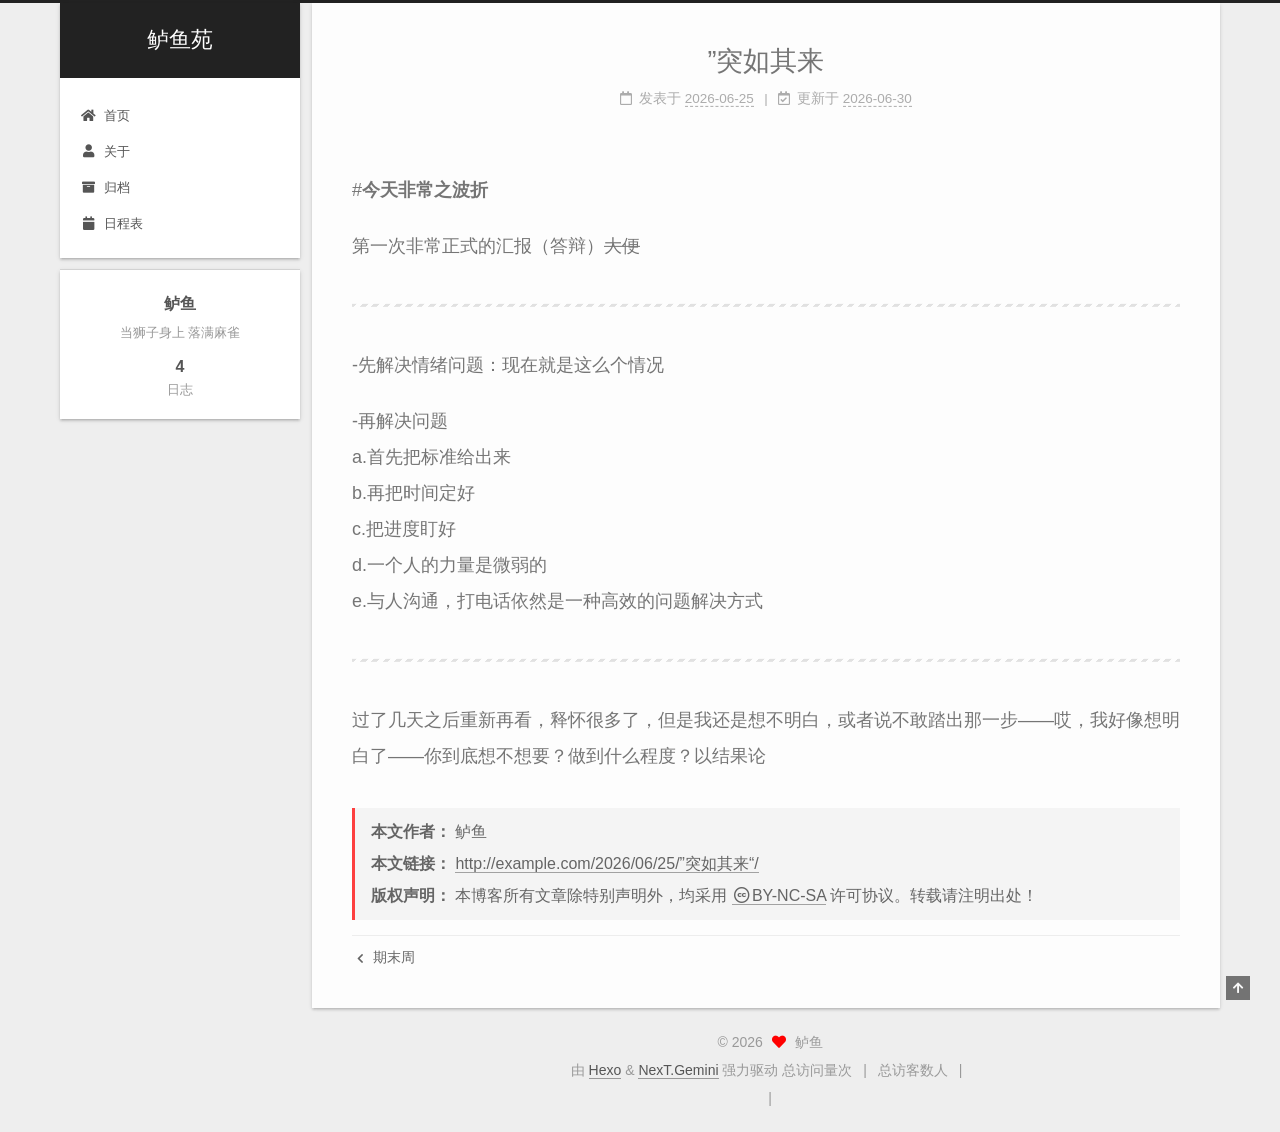
<file: 2026/06/25/”突如其来“/index.html>
<!DOCTYPE html>
<html lang="zh-CN">
<head>
  <meta charset="UTF-8">
<meta name="viewport" content="width=device-width, initial-scale=1, maximum-scale=2">
<meta name="theme-color" content="#222">
<meta name="generator" content="Hexo 8.1.2">
  <link rel="apple-touch-icon" sizes="180x180" href="/images/apple-touch-icon-next.png">
  <link rel="icon" type="image/png" sizes="32x32" href="/images/favicon-32x32-next.png">
  <link rel="icon" type="image/png" sizes="16x16" href="/images/favicon-16x16-next.png">
  <link rel="mask-icon" href="/images/logo.svg" color="#222">

<link rel="stylesheet" href="/css/main.css">


<link rel="stylesheet" href="/lib/font-awesome/css/all.min.css">

<script id="hexo-configurations">
    var NexT = window.NexT || {};
    var CONFIG = {"hostname":"example.com","root":"/","scheme":"Gemini","version":"7.8.0","exturl":false,"sidebar":{"position":"left","display":"post","padding":18,"offset":12,"onmobile":false},"copycode":{"enable":false,"show_result":false,"style":null},"back2top":{"enable":true,"sidebar":false,"scrollpercent":false},"bookmark":{"enable":false,"color":"#222","save":"auto"},"fancybox":false,"mediumzoom":false,"lazyload":false,"pangu":false,"comments":{"style":"tabs","active":null,"storage":true,"lazyload":false,"nav":null},"algolia":{"hits":{"per_page":10},"labels":{"input_placeholder":"Search for Posts","hits_empty":"We didn't find any results for the search: ${query}","hits_stats":"${hits} results found in ${time} ms"}},"localsearch":{"enable":false,"trigger":"auto","top_n_per_article":1,"unescape":false,"preload":false},"motion":{"enable":true,"async":false,"transition":{"post_block":"fadeIn","post_header":"slideDownIn","post_body":"slideDownIn","coll_header":"slideLeftIn","sidebar":"slideUpIn"}}};
  </script>

  <meta name="description" content="#今天非常之波折 第一次非常正式的汇报（答辩）大便">
<meta property="og:type" content="article">
<meta property="og:title" content="”突如其来">
<meta property="og:url" content="http://example.com/2026/06/25/%E2%80%9D%E7%AA%81%E5%A6%82%E5%85%B6%E6%9D%A5%E2%80%9C/index.html">
<meta property="og:site_name" content="鲈鱼苑">
<meta property="og:description" content="#今天非常之波折 第一次非常正式的汇报（答辩）大便">
<meta property="og:locale" content="zh_CN">
<meta property="article:published_time" content="2026-06-25T14:58:28.000Z">
<meta property="article:modified_time" content="2026-06-30T11:01:37.259Z">
<meta property="article:author" content="鲈鱼">
<meta name="twitter:card" content="summary">

<link rel="canonical" href="http://example.com/2026/06/25/%E2%80%9D%E7%AA%81%E5%A6%82%E5%85%B6%E6%9D%A5%E2%80%9C/">


<script id="page-configurations">
  // https://hexo.io/docs/variables.html
  CONFIG.page = {
    sidebar: "",
    isHome : false,
    isPost : true,
    lang   : 'zh-CN'
  };
</script>

  <title>”突如其来 | 鲈鱼苑</title>
  






  <noscript>
  <style>
  .use-motion .brand,
  .use-motion .menu-item,
  .sidebar-inner,
  .use-motion .post-block,
  .use-motion .pagination,
  .use-motion .comments,
  .use-motion .post-header,
  .use-motion .post-body,
  .use-motion .collection-header { opacity: initial; }

  .use-motion .site-title,
  .use-motion .site-subtitle {
    opacity: initial;
    top: initial;
  }

  .use-motion .logo-line-before i { left: initial; }
  .use-motion .logo-line-after i { right: initial; }
  </style>
</noscript>

</head>

<body itemscope itemtype="http://schema.org/WebPage">
  <div class="container use-motion">
    <div class="headband"></div>

    <header class="header" itemscope itemtype="http://schema.org/WPHeader">
      <div class="header-inner"><div class="site-brand-container">
  <div class="site-nav-toggle">
    <div class="toggle" aria-label="切换导航栏">
      <span class="toggle-line toggle-line-first"></span>
      <span class="toggle-line toggle-line-middle"></span>
      <span class="toggle-line toggle-line-last"></span>
    </div>
  </div>

  <div class="site-meta">

    <a href="/" class="brand" rel="start">
      <span class="logo-line-before"><i></i></span>
      <h1 class="site-title">鲈鱼苑</h1>
      <span class="logo-line-after"><i></i></span>
    </a>
  </div>

  <div class="site-nav-right">
    <div class="toggle popup-trigger">
    </div>
  </div>
</div>




<nav class="site-nav">
  <ul id="menu" class="main-menu menu">
        <li class="menu-item menu-item-home">

    <a href="/" rel="section"><i class="fa fa-home fa-fw"></i>首页</a>

  </li>
        <li class="menu-item menu-item-about">

    <a href="/about/" rel="section"><i class="fa fa-user fa-fw"></i>关于</a>

  </li>
        <li class="menu-item menu-item-archives">

    <a href="/archives/" rel="section"><i class="fa fa-archive fa-fw"></i>归档</a>

  </li>
        <li class="menu-item menu-item-schedule">

    <a href="/schedule/" rel="section"><i class="fa fa-calendar fa-fw"></i>日程表</a>

  </li>
  </ul>
</nav>




</div>
    </header>

    
  <div class="back-to-top">
    <i class="fa fa-arrow-up"></i>
    <span>0%</span>
  </div>


    <main class="main">
      <div class="main-inner">
        <div class="content-wrap">
          

          <div class="content post posts-expand">
            

    
  
  
  <article itemscope itemtype="http://schema.org/Article" class="post-block" lang="zh-CN">
    <link itemprop="mainEntityOfPage" href="http://example.com/2026/06/25/%E2%80%9D%E7%AA%81%E5%A6%82%E5%85%B6%E6%9D%A5%E2%80%9C/">

    <span hidden itemprop="author" itemscope itemtype="http://schema.org/Person">
      <meta itemprop="image" content="/images/avatar.gif">
      <meta itemprop="name" content="鲈鱼">
      <meta itemprop="description" content="当狮子身上 落满麻雀">
    </span>

    <span hidden itemprop="publisher" itemscope itemtype="http://schema.org/Organization">
      <meta itemprop="name" content="鲈鱼苑">
    </span>
      <header class="post-header">
        <h1 class="post-title" itemprop="name headline">
          ”突如其来
        </h1>

        <div class="post-meta">
            <span class="post-meta-item">
              <span class="post-meta-item-icon">
                <i class="far fa-calendar"></i>
              </span>
              <span class="post-meta-item-text">发表于</span>

              <time title="创建时间：2026-06-25 22:58:28" itemprop="dateCreated datePublished" datetime="2026-06-25T22:58:28+08:00">2026-06-25</time>
            </span>
              <span class="post-meta-item">
                <span class="post-meta-item-icon">
                  <i class="far fa-calendar-check"></i>
                </span>
                <span class="post-meta-item-text">更新于</span>
                <time title="修改时间：2026-06-30 19:01:37" itemprop="dateModified" datetime="2026-06-30T19:01:37+08:00">2026-06-30</time>
              </span>

          
            <span class="post-meta-item" title="阅读次数" id="busuanzi_container_page_pv" style="display: none;">
              <span class="post-meta-item-icon">
                <i class="fa fa-eye"></i>
              </span>
              <span class="post-meta-item-text">阅读次数：</span>
              <span id="busuanzi_value_page_pv"></span>
            </span>

        </div>
      </header>

    
    
    
    <div class="post-body" itemprop="articleBody">

      
        <p>#<strong>今天非常之波折</strong></p>
<p>第一次非常正式的汇报（答辩）<del>大便</del></p>
<hr>
<span id="more"></span>

<p>-先解决情绪问题：现在就是这么个情况</p>
<p>-再解决问题<br>	a.首先把标准给出来<br>	b.再把时间定好<br>	c.把进度盯好<br>	d.一个人的力量是微弱的<br>	e.与人沟通，打电话依然是一种高效的问题解决方式</p>
<hr>
<p>  过了几天之后重新再看，释怀很多了，但是我还是想不明白，或者说不敢踏出那一步——哎，我好像想明白了——你到底想不想要？做到什么程度？以结果论</p>

    </div>

    
    
    
        

<div>
<ul class="post-copyright">
  <li class="post-copyright-author">
    <strong>本文作者： </strong>鲈鱼
  </li>
  <li class="post-copyright-link">
    <strong>本文链接：</strong>
    <a href="http://example.com/2026/06/25/%E2%80%9D%E7%AA%81%E5%A6%82%E5%85%B6%E6%9D%A5%E2%80%9C/" title="”突如其来">http://example.com/2026/06/25/”突如其来“/</a>
  </li>
  <li class="post-copyright-license">
    <strong>版权声明： </strong>本博客所有文章除特别声明外，均采用 <a href="https://creativecommons.org/licenses/by-nc-sa/4.0/" rel="noopener" target="_blank"><i class="fab fa-fw fa-creative-commons"></i>BY-NC-SA</a> 许可协议。转载请注明出处！
  </li>
</ul>
</div>


      <footer class="post-footer">

        


        
    <div class="post-nav">
      <div class="post-nav-item">
    <a href="/2026/06/14/%E6%9C%9F%E6%9C%AB%E5%91%A8/" rel="prev" title="期末周">
      <i class="fa fa-chevron-left"></i> 期末周
    </a></div>
      <div class="post-nav-item"></div>
    </div>
      </footer>
    
  </article>
  
  
  



          </div>
          

<script>
  window.addEventListener('tabs:register', () => {
    let { activeClass } = CONFIG.comments;
    if (CONFIG.comments.storage) {
      activeClass = localStorage.getItem('comments_active') || activeClass;
    }
    if (activeClass) {
      let activeTab = document.querySelector(`a[href="#comment-${activeClass}"]`);
      if (activeTab) {
        activeTab.click();
      }
    }
  });
  if (CONFIG.comments.storage) {
    window.addEventListener('tabs:click', event => {
      if (!event.target.matches('.tabs-comment .tab-content .tab-pane')) return;
      let commentClass = event.target.classList[1];
      localStorage.setItem('comments_active', commentClass);
    });
  }
</script>

        </div>
          
  
  <div class="toggle sidebar-toggle">
    <span class="toggle-line toggle-line-first"></span>
    <span class="toggle-line toggle-line-middle"></span>
    <span class="toggle-line toggle-line-last"></span>
  </div>

  <aside class="sidebar">
    <div class="sidebar-inner">

      <ul class="sidebar-nav motion-element">
        <li class="sidebar-nav-toc">
          文章目录
        </li>
        <li class="sidebar-nav-overview">
          站点概览
        </li>
      </ul>

      <!--noindex-->
      <div class="post-toc-wrap sidebar-panel">
      </div>
      <!--/noindex-->

      <div class="site-overview-wrap sidebar-panel">
        <div class="site-author motion-element" itemprop="author" itemscope itemtype="http://schema.org/Person">
  <p class="site-author-name" itemprop="name">鲈鱼</p>
  <div class="site-description" itemprop="description">当狮子身上 落满麻雀</div>
</div>
<div class="site-state-wrap motion-element">
  <nav class="site-state">
      <div class="site-state-item site-state-posts">
          <a href="/archives/">
        
          <span class="site-state-item-count">4</span>
          <span class="site-state-item-name">日志</span>
        </a>
      </div>
  </nav>
</div>



      </div>

    </div>
  </aside>
  <div id="sidebar-dimmer"></div>


      </div>
    </main>

    <footer class="footer">
      <div class="footer-inner">
        

        

<div class="copyright">
  
  &copy; 
  <span itemprop="copyrightYear">2026</span>
  <span class="with-love">
    <i class="fa fa-heart"></i>
  </span>
  <span class="author" itemprop="copyrightHolder">鲈鱼</span>
</div>
  <div class="powered-by">由 <a href="https://hexo.io/" class="theme-link" rel="noopener" target="_blank">Hexo</a> & <a href="https://theme-next.org/" class="theme-link" rel="noopener" target="_blank">NexT.Gemini</a> 强力驱动
  </div>


    <script async src="//dn-lbstatics.qbox.me/busuanzi/2.3/busuanzi.pure.mini.js"></script>

    <span id="busuanzi_container_site_pv">总访问量<span id="busuanzi_value_site_pv"></span>次</span>
    <span class="post-meta-divider">|</span>
    <span id="busuanzi_container_site_uv">总访客数<span id="busuanzi_value_site_uv"></span>人</span>
    <span class="post-meta-divider">|</span>
<!-- 不蒜子计数初始值纠正 -->
<script>
$(document).ready(function() {

    var int = setInterval(fixCount, 50);  // 50ms周期检测函数
    var countOffset = 20000;  // 初始化首次数据

    function fixCount() {            
       if (document.getElementById("busuanzi_container_site_pv").style.display != "none")
        {
            $("#busuanzi_value_site_pv").html(parseInt($("#busuanzi_value_site_pv").html()) + countOffset); 
            clearInterval(int);
        }                  
        if ($("#busuanzi_container_site_pv").css("display") != "none")
        {
            $("#busuanzi_value_site_uv").html(parseInt($("#busuanzi_value_site_uv").html()) + countOffset); // 加上初始数据 
            clearInterval(int); // 停止检测
        }  
    }
       	
});
</script> 

        
<div class="busuanzi-count">
  <script async src="https://busuanzi.ibruce.info/busuanzi/2.3/busuanzi.pure.mini.js"></script>
    <span class="post-meta-item" id="busuanzi_container_site_uv" style="display: none;">
      <span class="post-meta-item-icon">
        <i class="fa fa-user"></i>
      </span>
      <span class="site-uv" title="总访客量">
        <span id="busuanzi_value_site_uv"></span>
      </span>
    </span>
    <span class="post-meta-divider">|</span>
    <span class="post-meta-item" id="busuanzi_container_site_pv" style="display: none;">
      <span class="post-meta-item-icon">
        <i class="fa fa-eye"></i>
      </span>
      <span class="site-pv" title="总访问量">
        <span id="busuanzi_value_site_pv"></span>
      </span>
    </span>
</div>








      </div>
    </footer>
  </div>

  
  <script src="/lib/anime.min.js"></script>
  <script src="/lib/velocity/velocity.min.js"></script>
  <script src="/lib/velocity/velocity.ui.min.js"></script>

<script src="/js/utils.js"></script>

<script src="/js/motion.js"></script>


<script src="/js/schemes/pisces.js"></script>


<script src="/js/next-boot.js"></script>




  















  

  

</body>
</html>
</file>
<file: css/main.css>
:root {
  --body-bg-color: #eee;
  --content-bg-color: #fff;
  --card-bg-color: #f5f5f5;
  --text-color: #555;
  --blockquote-color: #666;
  --link-color: #555;
  --link-hover-color: #222;
  --brand-color: #fff;
  --brand-hover-color: #fff;
  --table-row-odd-bg-color: #f9f9f9;
  --table-row-hover-bg-color: #f5f5f5;
  --menu-item-bg-color: #f5f5f5;
  --btn-default-bg: #fff;
  --btn-default-color: #555;
  --btn-default-border-color: #555;
  --btn-default-hover-bg: #222;
  --btn-default-hover-color: #fff;
  --btn-default-hover-border-color: #222;
}
html {
  line-height: 1.15; /* 1 */
  -webkit-text-size-adjust: 100%; /* 2 */
}
body {
  margin: 0;
}
main {
  display: block;
}
h1 {
  font-size: 2em;
  margin: 0.67em 0;
}
hr {
  box-sizing: content-box; /* 1 */
  height: 0; /* 1 */
  overflow: visible; /* 2 */
}
pre {
  font-family: monospace, monospace; /* 1 */
  font-size: 1em; /* 2 */
}
a {
  background: transparent;
}
abbr[title] {
  border-bottom: none; /* 1 */
  text-decoration: underline; /* 2 */
  text-decoration: underline dotted; /* 2 */
}
b,
strong {
  font-weight: bolder;
}
code,
kbd,
samp {
  font-family: monospace, monospace; /* 1 */
  font-size: 1em; /* 2 */
}
small {
  font-size: 80%;
}
sub,
sup {
  font-size: 75%;
  line-height: 0;
  position: relative;
  vertical-align: baseline;
}
sub {
  bottom: -0.25em;
}
sup {
  top: -0.5em;
}
img {
  border-style: none;
}
button,
input,
optgroup,
select,
textarea {
  font-family: inherit; /* 1 */
  font-size: 100%; /* 1 */
  line-height: 1.15; /* 1 */
  margin: 0; /* 2 */
}
button,
input {
/* 1 */
  overflow: visible;
}
button,
select {
/* 1 */
  text-transform: none;
}
button,
[type='button'],
[type='reset'],
[type='submit'] {
  -webkit-appearance: button;
}
button::-moz-focus-inner,
[type='button']::-moz-focus-inner,
[type='reset']::-moz-focus-inner,
[type='submit']::-moz-focus-inner {
  border-style: none;
  padding: 0;
}
button:-moz-focusring,
[type='button']:-moz-focusring,
[type='reset']:-moz-focusring,
[type='submit']:-moz-focusring {
  outline: 1px dotted ButtonText;
}
fieldset {
  padding: 0.35em 0.75em 0.625em;
}
legend {
  box-sizing: border-box; /* 1 */
  color: inherit; /* 2 */
  display: table; /* 1 */
  max-width: 100%; /* 1 */
  padding: 0; /* 3 */
  white-space: normal; /* 1 */
}
progress {
  vertical-align: baseline;
}
textarea {
  overflow: auto;
}
[type='checkbox'],
[type='radio'] {
  box-sizing: border-box; /* 1 */
  padding: 0; /* 2 */
}
[type='number']::-webkit-inner-spin-button,
[type='number']::-webkit-outer-spin-button {
  height: auto;
}
[type='search'] {
  outline-offset: -2px; /* 2 */
  -webkit-appearance: textfield; /* 1 */
}
[type='search']::-webkit-search-decoration {
  -webkit-appearance: none;
}
::-webkit-file-upload-button {
  font: inherit; /* 2 */
  -webkit-appearance: button; /* 1 */
}
details {
  display: block;
}
summary {
  display: list-item;
}
template {
  display: none;
}
[hidden] {
  display: none;
}
::selection {
  background: #262a30;
  color: #eee;
}
html,
body {
  height: 100%;
}
body {
  background: var(--body-bg-color);
  color: var(--text-color);
  font-family: 'Lato', "PingFang SC", "Microsoft YaHei", sans-serif;
  font-size: 1em;
  line-height: 2;
}
@media (max-width: 991px) {
  body {
    padding-left: 0 !important;
    padding-right: 0 !important;
  }
}
h1,
h2,
h3,
h4,
h5,
h6 {
  font-family: 'Lato', "PingFang SC", "Microsoft YaHei", sans-serif;
  font-weight: bold;
  line-height: 1.5;
  margin: 20px 0 15px;
}
h1 {
  font-size: 1.5em;
}
h2 {
  font-size: 1.375em;
}
h3 {
  font-size: 1.25em;
}
h4 {
  font-size: 1.125em;
}
h5 {
  font-size: 1em;
}
h6 {
  font-size: 0.875em;
}
p {
  margin: 0 0 20px 0;
}
a,
span.exturl {
  border-bottom: 1px solid #999;
  color: var(--link-color);
  outline: 0;
  text-decoration: none;
  overflow-wrap: break-word;
  word-wrap: break-word;
  cursor: pointer;
}
a:hover,
span.exturl:hover {
  border-bottom-color: var(--link-hover-color);
  color: var(--link-hover-color);
}
iframe,
img,
video {
  display: block;
  margin-left: auto;
  margin-right: auto;
  max-width: 100%;
}
hr {
  background-image: repeating-linear-gradient(-45deg, #ddd, #ddd 4px, transparent 4px, transparent 8px);
  border: 0;
  height: 3px;
  margin: 40px 0;
}
blockquote {
  border-left: 4px solid #ddd;
  color: var(--blockquote-color);
  margin: 0;
  padding: 0 15px;
}
blockquote cite::before {
  content: '-';
  padding: 0 5px;
}
dt {
  font-weight: bold;
}
dd {
  margin: 0;
  padding: 0;
}
kbd {
  background-color: #f5f5f5;
  background-image: linear-gradient(#eee, #fff, #eee);
  border: 1px solid #ccc;
  border-radius: 0.2em;
  box-shadow: 0.1em 0.1em 0.2em rgba(0,0,0,0.1);
  color: #555;
  font-family: inherit;
  padding: 0.1em 0.3em;
  white-space: nowrap;
}
.table-container {
  overflow: auto;
}
table {
  border-collapse: collapse;
  border-spacing: 0;
  font-size: 0.875em;
  margin: 0 0 20px 0;
  width: 100%;
}
tbody tr:nth-of-type(odd) {
  background: var(--table-row-odd-bg-color);
}
tbody tr:hover {
  background: var(--table-row-hover-bg-color);
}
caption,
th,
td {
  font-weight: normal;
  padding: 8px;
  vertical-align: middle;
}
th,
td {
  border: 1px solid #ddd;
  border-bottom: 3px solid #ddd;
}
th {
  font-weight: 700;
  padding-bottom: 10px;
}
td {
  border-bottom-width: 1px;
}
.btn {
  background: var(--btn-default-bg);
  border: 2px solid var(--btn-default-border-color);
  border-radius: 2px;
  color: var(--btn-default-color);
  display: inline-block;
  font-size: 0.875em;
  line-height: 2;
  padding: 0 20px;
  text-decoration: none;
  transition-property: background-color;
  transition-delay: 0s;
  transition-duration: 0.2s;
  transition-timing-function: ease-in-out;
}
.btn:hover {
  background: var(--btn-default-hover-bg);
  border-color: var(--btn-default-hover-border-color);
  color: var(--btn-default-hover-color);
}
.btn + .btn {
  margin: 0 0 8px 8px;
}
.btn .fa-fw {
  text-align: left;
  width: 1.285714285714286em;
}
.toggle {
  line-height: 0;
}
.toggle .toggle-line {
  background: #fff;
  display: inline-block;
  height: 2px;
  left: 0;
  position: relative;
  top: 0;
  transition: all 0.4s;
  vertical-align: top;
  width: 100%;
}
.toggle .toggle-line:not(:first-child) {
  margin-top: 3px;
}
.toggle.toggle-arrow .toggle-line-first {
  left: 50%;
  top: 2px;
  transform: rotate(45deg);
  width: 50%;
}
.toggle.toggle-arrow .toggle-line-middle {
  left: 2px;
  width: 90%;
}
.toggle.toggle-arrow .toggle-line-last {
  left: 50%;
  top: -2px;
  transform: rotate(-45deg);
  width: 50%;
}
.toggle.toggle-close .toggle-line-first {
  transform: rotate(-45deg);
  top: 5px;
}
.toggle.toggle-close .toggle-line-middle {
  opacity: 0;
}
.toggle.toggle-close .toggle-line-last {
  transform: rotate(45deg);
  top: -5px;
}
.highlight,
pre {
  background: #f7f7f7;
  color: #4d4d4c;
  line-height: 1.6;
  margin: 0 auto 20px;
}
pre,
code {
  font-family: consolas, Menlo, monospace, "PingFang SC", "Microsoft YaHei";
}
code {
  background: #eee;
  border-radius: 3px;
  color: #555;
  padding: 2px 4px;
  overflow-wrap: break-word;
  word-wrap: break-word;
}
.highlight *::selection {
  background: #d6d6d6;
}
.highlight pre {
  border: 0;
  margin: 0;
  padding: 10px 0;
}
.highlight table {
  border: 0;
  margin: 0;
  width: auto;
}
.highlight td {
  border: 0;
  padding: 0;
}
.highlight figcaption {
  background: #eff2f3;
  color: #4d4d4c;
  display: flex;
  font-size: 0.875em;
  justify-content: space-between;
  line-height: 1.2;
  padding: 0.5em;
}
.highlight figcaption a {
  color: #4d4d4c;
}
.highlight figcaption a:hover {
  border-bottom-color: #4d4d4c;
}
.highlight .gutter {
  -moz-user-select: none;
  -ms-user-select: none;
  -webkit-user-select: none;
  user-select: none;
}
.highlight .gutter pre {
  background: #eff2f3;
  color: #869194;
  padding-left: 10px;
  padding-right: 10px;
  text-align: right;
}
.highlight .code pre {
  background: #f7f7f7;
  padding-left: 10px;
  width: 100%;
}
.gist table {
  width: auto;
}
.gist table td {
  border: 0;
}
pre {
  overflow: auto;
  padding: 10px;
}
pre code {
  background: none;
  color: #4d4d4c;
  font-size: 0.875em;
  padding: 0;
  text-shadow: none;
}
pre .deletion {
  background: #fdd;
}
pre .addition {
  background: #dfd;
}
pre .meta {
  color: #eab700;
  -moz-user-select: none;
  -ms-user-select: none;
  -webkit-user-select: none;
  user-select: none;
}
pre .comment {
  color: #8e908c;
}
pre .variable,
pre .attribute,
pre .tag,
pre .name,
pre .regexp,
pre .ruby .constant,
pre .xml .tag .title,
pre .xml .pi,
pre .xml .doctype,
pre .html .doctype,
pre .css .id,
pre .css .class,
pre .css .pseudo {
  color: #c82829;
}
pre .number,
pre .preprocessor,
pre .built_in,
pre .builtin-name,
pre .literal,
pre .params,
pre .constant,
pre .command {
  color: #f5871f;
}
pre .ruby .class .title,
pre .css .rules .attribute,
pre .string,
pre .symbol,
pre .value,
pre .inheritance,
pre .header,
pre .ruby .symbol,
pre .xml .cdata,
pre .special,
pre .formula {
  color: #718c00;
}
pre .title,
pre .css .hexcolor {
  color: #3e999f;
}
pre .function,
pre .python .decorator,
pre .python .title,
pre .ruby .function .title,
pre .ruby .title .keyword,
pre .perl .sub,
pre .javascript .title,
pre .coffeescript .title {
  color: #4271ae;
}
pre .keyword,
pre .javascript .function {
  color: #8959a8;
}
.blockquote-center {
  border-left: none;
  margin: 40px 0;
  padding: 0;
  position: relative;
  text-align: center;
}
.blockquote-center .fa {
  display: block;
  opacity: 0.6;
  position: absolute;
  width: 100%;
}
.blockquote-center .fa-quote-left {
  border-top: 1px solid #ccc;
  text-align: left;
  top: -20px;
}
.blockquote-center .fa-quote-right {
  border-bottom: 1px solid #ccc;
  text-align: right;
  bottom: -20px;
}
.blockquote-center p,
.blockquote-center div {
  text-align: center;
}
.post-body .group-picture img {
  margin: 0 auto;
  padding: 0 3px;
}
.group-picture-row {
  margin-bottom: 6px;
  overflow: hidden;
}
.group-picture-column {
  float: left;
  margin-bottom: 10px;
}
.post-body .label {
  color: #555;
  display: inline;
  padding: 0 2px;
}
.post-body .label.default {
  background: #f0f0f0;
}
.post-body .label.primary {
  background: #efe6f7;
}
.post-body .label.info {
  background: #e5f2f8;
}
.post-body .label.success {
  background: #e7f4e9;
}
.post-body .label.warning {
  background: #fcf6e1;
}
.post-body .label.danger {
  background: #fae8eb;
}
.post-body .tabs {
  margin-bottom: 20px;
}
.post-body .tabs,
.tabs-comment {
  display: block;
  padding-top: 10px;
  position: relative;
}
.post-body .tabs ul.nav-tabs,
.tabs-comment ul.nav-tabs {
  display: flex;
  flex-wrap: wrap;
  margin: 0;
  margin-bottom: -1px;
  padding: 0;
}
@media (max-width: 413px) {
  .post-body .tabs ul.nav-tabs,
  .tabs-comment ul.nav-tabs {
    display: block;
    margin-bottom: 5px;
  }
}
.post-body .tabs ul.nav-tabs li.tab,
.tabs-comment ul.nav-tabs li.tab {
  border-bottom: 1px solid #ddd;
  border-left: 1px solid transparent;
  border-right: 1px solid transparent;
  border-top: 3px solid transparent;
  flex-grow: 1;
  list-style-type: none;
  border-radius: 0 0 0 0;
}
@media (max-width: 413px) {
  .post-body .tabs ul.nav-tabs li.tab,
  .tabs-comment ul.nav-tabs li.tab {
    border-bottom: 1px solid transparent;
    border-left: 3px solid transparent;
    border-right: 1px solid transparent;
    border-top: 1px solid transparent;
  }
}
@media (max-width: 413px) {
  .post-body .tabs ul.nav-tabs li.tab,
  .tabs-comment ul.nav-tabs li.tab {
    border-radius: 0;
  }
}
.post-body .tabs ul.nav-tabs li.tab a,
.tabs-comment ul.nav-tabs li.tab a {
  border-bottom: initial;
  display: block;
  line-height: 1.8;
  outline: 0;
  padding: 0.25em 0.75em;
  text-align: center;
  transition-delay: 0s;
  transition-duration: 0.2s;
  transition-timing-function: ease-out;
}
.post-body .tabs ul.nav-tabs li.tab a i,
.tabs-comment ul.nav-tabs li.tab a i {
  width: 1.285714285714286em;
}
.post-body .tabs ul.nav-tabs li.tab.active,
.tabs-comment ul.nav-tabs li.tab.active {
  border-bottom: 1px solid transparent;
  border-left: 1px solid #ddd;
  border-right: 1px solid #ddd;
  border-top: 3px solid #fc6423;
}
@media (max-width: 413px) {
  .post-body .tabs ul.nav-tabs li.tab.active,
  .tabs-comment ul.nav-tabs li.tab.active {
    border-bottom: 1px solid #ddd;
    border-left: 3px solid #fc6423;
    border-right: 1px solid #ddd;
    border-top: 1px solid #ddd;
  }
}
.post-body .tabs ul.nav-tabs li.tab.active a,
.tabs-comment ul.nav-tabs li.tab.active a {
  color: var(--link-color);
  cursor: default;
}
.post-body .tabs .tab-content .tab-pane,
.tabs-comment .tab-content .tab-pane {
  border: 1px solid #ddd;
  border-top: 0;
  padding: 20px 20px 0 20px;
  border-radius: 0;
}
.post-body .tabs .tab-content .tab-pane:not(.active),
.tabs-comment .tab-content .tab-pane:not(.active) {
  display: none;
}
.post-body .tabs .tab-content .tab-pane.active,
.tabs-comment .tab-content .tab-pane.active {
  display: block;
}
.post-body .tabs .tab-content .tab-pane.active:nth-of-type(1),
.tabs-comment .tab-content .tab-pane.active:nth-of-type(1) {
  border-radius: 0 0 0 0;
}
@media (max-width: 413px) {
  .post-body .tabs .tab-content .tab-pane.active:nth-of-type(1),
  .tabs-comment .tab-content .tab-pane.active:nth-of-type(1) {
    border-radius: 0;
  }
}
.post-body .note {
  border-radius: 3px;
  margin-bottom: 20px;
  padding: 1em;
  position: relative;
  border: 1px solid #eee;
  border-left-width: 5px;
}
.post-body .note h2,
.post-body .note h3,
.post-body .note h4,
.post-body .note h5,
.post-body .note h6 {
  margin-top: 0;
  border-bottom: initial;
  margin-bottom: 0;
  padding-top: 0;
}
.post-body .note p:first-child,
.post-body .note ul:first-child,
.post-body .note ol:first-child,
.post-body .note table:first-child,
.post-body .note pre:first-child,
.post-body .note blockquote:first-child,
.post-body .note img:first-child {
  margin-top: 0;
}
.post-body .note p:last-child,
.post-body .note ul:last-child,
.post-body .note ol:last-child,
.post-body .note table:last-child,
.post-body .note pre:last-child,
.post-body .note blockquote:last-child,
.post-body .note img:last-child {
  margin-bottom: 0;
}
.post-body .note.default {
  border-left-color: #777;
}
.post-body .note.default h2,
.post-body .note.default h3,
.post-body .note.default h4,
.post-body .note.default h5,
.post-body .note.default h6 {
  color: #777;
}
.post-body .note.primary {
  border-left-color: #6f42c1;
}
.post-body .note.primary h2,
.post-body .note.primary h3,
.post-body .note.primary h4,
.post-body .note.primary h5,
.post-body .note.primary h6 {
  color: #6f42c1;
}
.post-body .note.info {
  border-left-color: #428bca;
}
.post-body .note.info h2,
.post-body .note.info h3,
.post-body .note.info h4,
.post-body .note.info h5,
.post-body .note.info h6 {
  color: #428bca;
}
.post-body .note.success {
  border-left-color: #5cb85c;
}
.post-body .note.success h2,
.post-body .note.success h3,
.post-body .note.success h4,
.post-body .note.success h5,
.post-body .note.success h6 {
  color: #5cb85c;
}
.post-body .note.warning {
  border-left-color: #f0ad4e;
}
.post-body .note.warning h2,
.post-body .note.warning h3,
.post-body .note.warning h4,
.post-body .note.warning h5,
.post-body .note.warning h6 {
  color: #f0ad4e;
}
.post-body .note.danger {
  border-left-color: #d9534f;
}
.post-body .note.danger h2,
.post-body .note.danger h3,
.post-body .note.danger h4,
.post-body .note.danger h5,
.post-body .note.danger h6 {
  color: #d9534f;
}
.pagination .prev,
.pagination .next,
.pagination .page-number,
.pagination .space {
  display: inline-block;
  margin: 0 10px;
  padding: 0 11px;
  position: relative;
  top: -1px;
}
@media (max-width: 767px) {
  .pagination .prev,
  .pagination .next,
  .pagination .page-number,
  .pagination .space {
    margin: 0 5px;
  }
}
.pagination {
  border-top: 1px solid #eee;
  margin: 120px 0 0;
  text-align: center;
}
.pagination .prev,
.pagination .next,
.pagination .page-number {
  border-bottom: 0;
  border-top: 1px solid #eee;
  transition-property: border-color;
  transition-delay: 0s;
  transition-duration: 0.2s;
  transition-timing-function: ease-in-out;
}
.pagination .prev:hover,
.pagination .next:hover,
.pagination .page-number:hover {
  border-top-color: #222;
}
.pagination .space {
  margin: 0;
  padding: 0;
}
.pagination .prev {
  margin-left: 0;
}
.pagination .next {
  margin-right: 0;
}
.pagination .page-number.current {
  background: #ccc;
  border-top-color: #ccc;
  color: #fff;
}
@media (max-width: 767px) {
  .pagination {
    border-top: none;
  }
  .pagination .prev,
  .pagination .next,
  .pagination .page-number {
    border-bottom: 1px solid #eee;
    border-top: 0;
    margin-bottom: 10px;
    padding: 0 10px;
  }
  .pagination .prev:hover,
  .pagination .next:hover,
  .pagination .page-number:hover {
    border-bottom-color: #222;
  }
}
.comments {
  margin-top: 60px;
  overflow: hidden;
}
.comment-button-group {
  display: flex;
  flex-wrap: wrap-reverse;
  justify-content: center;
  margin: 1em 0;
}
.comment-button-group .comment-button {
  margin: 0.1em 0.2em;
}
.comment-button-group .comment-button.active {
  background: var(--btn-default-hover-bg);
  border-color: var(--btn-default-hover-border-color);
  color: var(--btn-default-hover-color);
}
.comment-position {
  display: none;
}
.comment-position.active {
  display: block;
}
.tabs-comment {
  background: var(--content-bg-color);
  margin-top: 4em;
  padding-top: 0;
}
.tabs-comment .comments {
  border: 0;
  box-shadow: none;
  margin-top: 0;
  padding-top: 0;
}
.container {
  min-height: 100%;
  position: relative;
}
.main-inner {
  margin: 0 auto;
  width: calc(100% - 20px);
}
@media (min-width: 1200px) {
  .main-inner {
    width: 1160px;
  }
}
@media (min-width: 1600px) {
  .main-inner {
    width: 73%;
  }
}
@media (max-width: 767px) {
  .content-wrap {
    padding: 0 20px;
  }
}
.header {
  background: transparent;
}
.header-inner {
  margin: 0 auto;
  width: calc(100% - 20px);
}
@media (min-width: 1200px) {
  .header-inner {
    width: 1160px;
  }
}
@media (min-width: 1600px) {
  .header-inner {
    width: 73%;
  }
}
.site-brand-container {
  display: flex;
  flex-shrink: 0;
  padding: 0 10px;
}
.headband {
  background: #222;
  height: 3px;
}
.site-meta {
  flex-grow: 1;
  text-align: center;
}
@media (max-width: 767px) {
  .site-meta {
    text-align: center;
  }
}
.brand {
  border-bottom: none;
  color: var(--brand-color);
  display: inline-block;
  line-height: 1.375em;
  padding: 0 40px;
  position: relative;
}
.brand:hover {
  color: var(--brand-hover-color);
}
.site-title {
  font-family: 'Lato', "PingFang SC", "Microsoft YaHei", sans-serif;
  font-size: 1.375em;
  font-weight: normal;
  margin: 0;
}
.site-subtitle {
  color: #ddd;
  font-size: 0.8125em;
  margin: 10px 0;
}
.use-motion .brand {
  opacity: 0;
}
.use-motion .site-title,
.use-motion .site-subtitle,
.use-motion .custom-logo-image {
  opacity: 0;
  position: relative;
  top: -10px;
}
.site-nav-toggle,
.site-nav-right {
  display: none;
}
@media (max-width: 767px) {
  .site-nav-toggle,
  .site-nav-right {
    display: flex;
    flex-direction: column;
    justify-content: center;
  }
}
.site-nav-toggle .toggle,
.site-nav-right .toggle {
  color: var(--text-color);
  padding: 10px;
  width: 22px;
}
.site-nav-toggle .toggle .toggle-line,
.site-nav-right .toggle .toggle-line {
  background: var(--text-color);
  border-radius: 1px;
}
.site-nav {
  display: block;
}
@media (max-width: 767px) {
  .site-nav {
    clear: both;
    display: none;
  }
}
.site-nav.site-nav-on {
  display: block;
}
.menu {
  margin-top: 20px;
  padding-left: 0;
  text-align: center;
}
.menu-item {
  display: inline-block;
  list-style: none;
  margin: 0 10px;
}
@media (max-width: 767px) {
  .menu-item {
    display: block;
    margin-top: 10px;
  }
  .menu-item.menu-item-search {
    display: none;
  }
}
.menu-item a,
.menu-item span.exturl {
  border-bottom: 0;
  display: block;
  font-size: 0.8125em;
  transition-property: border-color;
  transition-delay: 0s;
  transition-duration: 0.2s;
  transition-timing-function: ease-in-out;
}
@media (hover: none) {
  .menu-item a:hover,
  .menu-item span.exturl:hover {
    border-bottom-color: transparent !important;
  }
}
.menu-item .fa,
.menu-item .fab,
.menu-item .far,
.menu-item .fas {
  margin-right: 8px;
}
.menu-item .badge {
  display: inline-block;
  font-weight: bold;
  line-height: 1;
  margin-left: 0.35em;
  margin-top: 0.35em;
  text-align: center;
  white-space: nowrap;
}
@media (max-width: 767px) {
  .menu-item .badge {
    float: right;
    margin-left: 0;
  }
}
.menu-item-active a,
.menu .menu-item a:hover,
.menu .menu-item span.exturl:hover {
  background: var(--menu-item-bg-color);
}
.use-motion .menu-item {
  opacity: 0;
}
.sidebar {
  background: #222;
  bottom: 0;
  box-shadow: inset 0 2px 6px #000;
  position: fixed;
  top: 0;
}
@media (max-width: 991px) {
  .sidebar {
    display: none;
  }
}
.sidebar-inner {
  color: #999;
  padding: 18px 10px;
  text-align: center;
}
.cc-license {
  margin-top: 10px;
  text-align: center;
}
.cc-license .cc-opacity {
  border-bottom: none;
  opacity: 0.7;
}
.cc-license .cc-opacity:hover {
  opacity: 0.9;
}
.cc-license img {
  display: inline-block;
}
.site-author-image {
  border: 1px solid #eee;
  display: block;
  margin: 0 auto;
  max-width: 120px;
  padding: 2px;
}
.site-author-name {
  color: var(--text-color);
  font-weight: 600;
  margin: 0;
  text-align: center;
}
.site-description {
  color: #999;
  font-size: 0.8125em;
  margin-top: 0;
  text-align: center;
}
.links-of-author {
  margin-top: 15px;
}
.links-of-author a,
.links-of-author span.exturl {
  border-bottom-color: #555;
  display: inline-block;
  font-size: 0.8125em;
  margin-bottom: 10px;
  margin-right: 10px;
  vertical-align: middle;
}
.links-of-author a::before,
.links-of-author span.exturl::before {
  background: #774dff;
  border-radius: 50%;
  content: ' ';
  display: inline-block;
  height: 4px;
  margin-right: 3px;
  vertical-align: middle;
  width: 4px;
}
.sidebar-button {
  margin-top: 15px;
}
.sidebar-button a {
  border: 1px solid #fc6423;
  border-radius: 4px;
  color: #fc6423;
  display: inline-block;
  padding: 0 15px;
}
.sidebar-button a .fa,
.sidebar-button a .fab,
.sidebar-button a .far,
.sidebar-button a .fas {
  margin-right: 5px;
}
.sidebar-button a:hover {
  background: #fc6423;
  border: 1px solid #fc6423;
  color: #fff;
}
.sidebar-button a:hover .fa,
.sidebar-button a:hover .fab,
.sidebar-button a:hover .far,
.sidebar-button a:hover .fas {
  color: #fff;
}
.links-of-blogroll {
  font-size: 0.8125em;
  margin-top: 10px;
}
.links-of-blogroll-title {
  font-size: 0.875em;
  font-weight: 600;
  margin-top: 0;
}
.links-of-blogroll-list {
  list-style: none;
  margin: 0;
  padding: 0;
}
#sidebar-dimmer {
  display: none;
}
@media (max-width: 767px) {
  #sidebar-dimmer {
    background: #000;
    display: block;
    height: 100%;
    left: 100%;
    opacity: 0;
    position: fixed;
    top: 0;
    width: 100%;
    z-index: 1100;
  }
  .sidebar-active + #sidebar-dimmer {
    opacity: 0.7;
    transform: translateX(-100%);
    transition: opacity 0.5s;
  }
}
.sidebar-nav {
  margin: 0;
  padding-bottom: 20px;
  padding-left: 0;
}
.sidebar-nav li {
  border-bottom: 1px solid transparent;
  color: var(--text-color);
  cursor: pointer;
  display: inline-block;
  font-size: 0.875em;
}
.sidebar-nav li.sidebar-nav-overview {
  margin-left: 10px;
}
.sidebar-nav li:hover {
  color: #fc6423;
}
.sidebar-nav .sidebar-nav-active {
  border-bottom-color: #fc6423;
  color: #fc6423;
}
.sidebar-nav .sidebar-nav-active:hover {
  color: #fc6423;
}
.sidebar-panel {
  display: none;
  overflow-x: hidden;
  overflow-y: auto;
}
.sidebar-panel-active {
  display: block;
}
.sidebar-toggle {
  background: #222;
  bottom: 45px;
  cursor: pointer;
  height: 14px;
  left: 30px;
  padding: 5px;
  position: fixed;
  width: 14px;
  z-index: 1300;
}
@media (max-width: 991px) {
  .sidebar-toggle {
    left: 20px;
    opacity: 0.8;
    display: none;
  }
}
.sidebar-toggle:hover .toggle-line {
  background: #fc6423;
}
.post-toc {
  font-size: 0.875em;
}
.post-toc ol {
  list-style: none;
  margin: 0;
  padding: 0 2px 5px 10px;
  text-align: left;
}
.post-toc ol > ol {
  padding-left: 0;
}
.post-toc ol a {
  transition-property: all;
  transition-delay: 0s;
  transition-duration: 0.2s;
  transition-timing-function: ease-in-out;
}
.post-toc .nav-item {
  line-height: 1.8;
  overflow: hidden;
  text-overflow: ellipsis;
  white-space: nowrap;
}
.post-toc .nav .nav-child {
  display: none;
}
.post-toc .nav .active > .nav-child {
  display: block;
}
.post-toc .nav .active-current > .nav-child {
  display: block;
}
.post-toc .nav .active-current > .nav-child > .nav-item {
  display: block;
}
.post-toc .nav .active > a {
  border-bottom-color: #fc6423;
  color: #fc6423;
}
.post-toc .nav .active-current > a {
  color: #fc6423;
}
.post-toc .nav .active-current > a:hover {
  color: #fc6423;
}
.site-state {
  display: flex;
  justify-content: center;
  line-height: 1.4;
  margin-top: 10px;
  overflow: hidden;
  text-align: center;
  white-space: nowrap;
}
.site-state-item {
  padding: 0 15px;
}
.site-state-item:not(:first-child) {
  border-left: 1px solid #eee;
}
.site-state-item a {
  border-bottom: none;
}
.site-state-item-count {
  display: block;
  font-size: 1em;
  font-weight: 600;
  text-align: center;
}
.site-state-item-name {
  color: #999;
  font-size: 0.8125em;
}
.footer {
  color: #999;
  font-size: 0.875em;
  padding: 20px 0;
}
.footer.footer-fixed {
  bottom: 0;
  left: 0;
  position: absolute;
  right: 0;
}
.footer-inner {
  box-sizing: border-box;
  margin: 0 auto;
  text-align: center;
  width: calc(100% - 20px);
}
@media (min-width: 1200px) {
  .footer-inner {
    width: 1160px;
  }
}
@media (min-width: 1600px) {
  .footer-inner {
    width: 73%;
  }
}
.languages {
  display: inline-block;
  font-size: 1.125em;
  position: relative;
}
.languages .lang-select-label span {
  margin: 0 0.5em;
}
.languages .lang-select {
  height: 100%;
  left: 0;
  opacity: 0;
  position: absolute;
  top: 0;
  width: 100%;
}
.with-love {
  color: #ff0000;
  display: inline-block;
  margin: 0 5px;
}
.powered-by,
.theme-info {
  display: inline-block;
}
@-moz-keyframes iconAnimate {
  0%, 100% {
    transform: scale(1);
  }
  10%, 30% {
    transform: scale(0.9);
  }
  20%, 40%, 60%, 80% {
    transform: scale(1.1);
  }
  50%, 70% {
    transform: scale(1.1);
  }
}
@-webkit-keyframes iconAnimate {
  0%, 100% {
    transform: scale(1);
  }
  10%, 30% {
    transform: scale(0.9);
  }
  20%, 40%, 60%, 80% {
    transform: scale(1.1);
  }
  50%, 70% {
    transform: scale(1.1);
  }
}
@-o-keyframes iconAnimate {
  0%, 100% {
    transform: scale(1);
  }
  10%, 30% {
    transform: scale(0.9);
  }
  20%, 40%, 60%, 80% {
    transform: scale(1.1);
  }
  50%, 70% {
    transform: scale(1.1);
  }
}
@keyframes iconAnimate {
  0%, 100% {
    transform: scale(1);
  }
  10%, 30% {
    transform: scale(0.9);
  }
  20%, 40%, 60%, 80% {
    transform: scale(1.1);
  }
  50%, 70% {
    transform: scale(1.1);
  }
}
.back-to-top {
  font-size: 12px;
  text-align: center;
  transition-delay: 0s;
  transition-duration: 0.2s;
  transition-timing-function: ease-in-out;
}
.back-to-top {
  background: #222;
  bottom: -100px;
  box-sizing: border-box;
  color: #fff;
  cursor: pointer;
  left: 30px;
  opacity: 0.6;
  padding: 0 6px;
  position: fixed;
  transition-property: bottom;
  z-index: 1300;
  width: 24px;
}
.back-to-top span {
  display: none;
}
.back-to-top:hover {
  color: #fc6423;
}
.back-to-top.back-to-top-on {
  bottom: 30px;
}
@media (max-width: 991px) {
  .back-to-top {
    left: 20px;
    opacity: 0.8;
  }
}
.post-body {
  font-family: 'Lato', "PingFang SC", "Microsoft YaHei", sans-serif;
  overflow-wrap: break-word;
  word-wrap: break-word;
}
@media (min-width: 1200px) {
  .post-body {
    font-size: 1.125em;
  }
}
.post-body .exturl .fa {
  font-size: 0.875em;
  margin-left: 4px;
}
.post-body .image-caption,
.post-body .figure .caption {
  color: #999;
  font-size: 0.875em;
  font-weight: bold;
  line-height: 1;
  margin: -20px auto 15px;
  text-align: center;
}
.post-sticky-flag {
  display: inline-block;
  transform: rotate(30deg);
}
.post-button {
  margin-top: 40px;
  text-align: center;
}
.use-motion .post-block,
.use-motion .pagination,
.use-motion .comments {
  opacity: 0;
}
.use-motion .post-header {
  opacity: 0;
}
.use-motion .post-body {
  opacity: 0;
}
.use-motion .collection-header {
  opacity: 0;
}
.posts-collapse {
  margin-left: 35px;
  position: relative;
}
@media (max-width: 767px) {
  .posts-collapse {
    margin-left: 0px;
    margin-right: 0px;
  }
}
.posts-collapse .collection-title {
  font-size: 1.125em;
  position: relative;
}
.posts-collapse .collection-title::before {
  background: #999;
  border: 1px solid #fff;
  border-radius: 50%;
  content: ' ';
  height: 10px;
  left: 0;
  margin-left: -6px;
  margin-top: -4px;
  position: absolute;
  top: 50%;
  width: 10px;
}
.posts-collapse .collection-year {
  font-size: 1.5em;
  font-weight: bold;
  margin: 60px 0;
  position: relative;
}
.posts-collapse .collection-year::before {
  background: #bbb;
  border-radius: 50%;
  content: ' ';
  height: 8px;
  left: 0;
  margin-left: -4px;
  margin-top: -4px;
  position: absolute;
  top: 50%;
  width: 8px;
}
.posts-collapse .collection-header {
  display: block;
  margin: 0 0 0 20px;
}
.posts-collapse .collection-header small {
  color: #bbb;
  margin-left: 5px;
}
.posts-collapse .post-header {
  border-bottom: 1px dashed #ccc;
  margin: 30px 0;
  padding-left: 15px;
  position: relative;
  transition-property: border;
  transition-delay: 0s;
  transition-duration: 0.2s;
  transition-timing-function: ease-in-out;
}
.posts-collapse .post-header::before {
  background: #bbb;
  border: 1px solid #fff;
  border-radius: 50%;
  content: ' ';
  height: 6px;
  left: 0;
  margin-left: -4px;
  position: absolute;
  top: 0.75em;
  transition-property: background;
  width: 6px;
  transition-delay: 0s;
  transition-duration: 0.2s;
  transition-timing-function: ease-in-out;
}
.posts-collapse .post-header:hover {
  border-bottom-color: #666;
}
.posts-collapse .post-header:hover::before {
  background: #222;
}
.posts-collapse .post-meta {
  display: inline;
  font-size: 0.75em;
  margin-right: 10px;
}
.posts-collapse .post-title {
  display: inline;
}
.posts-collapse .post-title a,
.posts-collapse .post-title span.exturl {
  border-bottom: none;
  color: var(--link-color);
}
.posts-collapse .post-title .fa-external-link-alt {
  font-size: 0.875em;
  margin-left: 5px;
}
.posts-collapse::before {
  background: #f5f5f5;
  content: ' ';
  height: 100%;
  left: 0;
  margin-left: -2px;
  position: absolute;
  top: 1.25em;
  width: 4px;
}
.post-eof {
  background: #ccc;
  height: 1px;
  margin: 80px auto 60px;
  text-align: center;
  width: 8%;
}
.post-block:last-of-type .post-eof {
  display: none;
}
.content {
  padding-top: 40px;
}
@media (min-width: 992px) {
  .post-body {
    text-align: justify;
  }
}
@media (max-width: 991px) {
  .post-body {
    text-align: justify;
  }
}
.post-body h1,
.post-body h2,
.post-body h3,
.post-body h4,
.post-body h5,
.post-body h6 {
  padding-top: 10px;
}
.post-body h1 .header-anchor,
.post-body h2 .header-anchor,
.post-body h3 .header-anchor,
.post-body h4 .header-anchor,
.post-body h5 .header-anchor,
.post-body h6 .header-anchor {
  border-bottom-style: none;
  color: #ccc;
  float: right;
  margin-left: 10px;
  visibility: hidden;
}
.post-body h1 .header-anchor:hover,
.post-body h2 .header-anchor:hover,
.post-body h3 .header-anchor:hover,
.post-body h4 .header-anchor:hover,
.post-body h5 .header-anchor:hover,
.post-body h6 .header-anchor:hover {
  color: inherit;
}
.post-body h1:hover .header-anchor,
.post-body h2:hover .header-anchor,
.post-body h3:hover .header-anchor,
.post-body h4:hover .header-anchor,
.post-body h5:hover .header-anchor,
.post-body h6:hover .header-anchor {
  visibility: visible;
}
.post-body iframe,
.post-body img,
.post-body video {
  margin-bottom: 20px;
}
.post-body .video-container {
  height: 0;
  margin-bottom: 20px;
  overflow: hidden;
  padding-top: 75%;
  position: relative;
  width: 100%;
}
.post-body .video-container iframe,
.post-body .video-container object,
.post-body .video-container embed {
  height: 100%;
  left: 0;
  margin: 0;
  position: absolute;
  top: 0;
  width: 100%;
}
.post-gallery {
  align-items: center;
  display: grid;
  grid-gap: 10px;
  grid-template-columns: 1fr 1fr 1fr;
  margin-bottom: 20px;
}
@media (max-width: 767px) {
  .post-gallery {
    grid-template-columns: 1fr 1fr;
  }
}
.post-gallery a {
  border: 0;
}
.post-gallery img {
  margin: 0;
}
.posts-expand .post-header {
  font-size: 1.125em;
}
.posts-expand .post-title {
  font-size: 1.5em;
  font-weight: normal;
  margin: initial;
  text-align: center;
  overflow-wrap: break-word;
  word-wrap: break-word;
}
.posts-expand .post-title-link {
  border-bottom: none;
  color: var(--link-color);
  display: inline-block;
  position: relative;
  vertical-align: top;
}
.posts-expand .post-title-link::before {
  background: var(--link-color);
  bottom: 0;
  content: '';
  height: 2px;
  left: 0;
  position: absolute;
  transform: scaleX(0);
  visibility: hidden;
  width: 100%;
  transition-delay: 0s;
  transition-duration: 0.2s;
  transition-timing-function: ease-in-out;
}
.posts-expand .post-title-link:hover::before {
  transform: scaleX(1);
  visibility: visible;
}
.posts-expand .post-title-link .fa-external-link-alt {
  font-size: 0.875em;
  margin-left: 5px;
}
.posts-expand .post-meta {
  color: #999;
  font-family: 'Lato', "PingFang SC", "Microsoft YaHei", sans-serif;
  font-size: 0.75em;
  margin: 3px 0 60px 0;
  text-align: center;
}
.posts-expand .post-meta .post-description {
  font-size: 0.875em;
  margin-top: 2px;
}
.posts-expand .post-meta time {
  border-bottom: 1px dashed #999;
  cursor: pointer;
}
.post-meta .post-meta-item + .post-meta-item::before {
  content: '|';
  margin: 0 0.5em;
}
.post-meta-divider {
  margin: 0 0.5em;
}
.post-meta-item-icon {
  margin-right: 3px;
}
@media (max-width: 991px) {
  .post-meta-item-icon {
    display: inline-block;
  }
}
@media (max-width: 991px) {
  .post-meta-item-text {
    display: none;
  }
}
.post-nav {
  border-top: 1px solid #eee;
  display: flex;
  justify-content: space-between;
  margin-top: 15px;
  padding: 10px 5px 0;
}
.post-nav-item {
  flex: 1;
}
.post-nav-item a {
  border-bottom: none;
  display: block;
  font-size: 0.875em;
  line-height: 1.6;
  position: relative;
}
.post-nav-item a:active {
  top: 2px;
}
.post-nav-item .fa {
  font-size: 0.75em;
}
.post-nav-item:first-child {
  margin-right: 15px;
}
.post-nav-item:first-child .fa {
  margin-right: 5px;
}
.post-nav-item:last-child {
  margin-left: 15px;
  text-align: right;
}
.post-nav-item:last-child .fa {
  margin-left: 5px;
}
.rtl.post-body p,
.rtl.post-body a,
.rtl.post-body h1,
.rtl.post-body h2,
.rtl.post-body h3,
.rtl.post-body h4,
.rtl.post-body h5,
.rtl.post-body h6,
.rtl.post-body li,
.rtl.post-body ul,
.rtl.post-body ol {
  direction: rtl;
  font-family: UKIJ Ekran;
}
.rtl.post-title {
  font-family: UKIJ Ekran;
}
.post-tags {
  margin-top: 40px;
  text-align: center;
}
.post-tags a {
  display: inline-block;
  font-size: 0.8125em;
}
.post-tags a:not(:last-child) {
  margin-right: 10px;
}
.post-widgets {
  border-top: 1px solid #eee;
  margin-top: 15px;
  text-align: center;
}
.wp_rating {
  height: 20px;
  line-height: 20px;
  margin-top: 10px;
  padding-top: 6px;
  text-align: center;
}
.social-like {
  display: flex;
  font-size: 0.875em;
  justify-content: center;
  text-align: center;
}
.reward-container {
  margin: 20px auto;
  padding: 10px 0;
  text-align: center;
  width: 90%;
}
.reward-container button {
  background: transparent;
  border: 1px solid #fc6423;
  border-radius: 0;
  color: #fc6423;
  cursor: pointer;
  line-height: 2;
  outline: 0;
  padding: 0 15px;
  vertical-align: text-top;
}
.reward-container button:hover {
  background: #fc6423;
  border: 1px solid transparent;
  color: #fa9366;
}
#qr {
  padding-top: 20px;
}
#qr a {
  border: 0;
}
#qr img {
  display: inline-block;
  margin: 0.8em 2em 0 2em;
  max-width: 100%;
  width: 180px;
}
#qr p {
  text-align: center;
}
.post-copyright {
  background: var(--card-bg-color);
  border-left: 3px solid #ff2a2a;
  list-style: none;
  margin: 2em 0 0;
  padding: 0.5em 1em;
}
.category-all-page .category-all-title {
  text-align: center;
}
.category-all-page .category-all {
  margin-top: 20px;
}
.category-all-page .category-list {
  list-style: none;
  margin: 0;
  padding: 0;
}
.category-all-page .category-list-item {
  margin: 5px 10px;
}
.category-all-page .category-list-count {
  color: #bbb;
}
.category-all-page .category-list-count::before {
  content: ' (';
  display: inline;
}
.category-all-page .category-list-count::after {
  content: ') ';
  display: inline;
}
.category-all-page .category-list-child {
  padding-left: 10px;
}
.event-list {
  padding: 0;
}
.event-list hr {
  background: #222;
  margin: 20px 0 45px 0;
}
.event-list hr::after {
  background: #222;
  color: #fff;
  content: 'NOW';
  display: inline-block;
  font-weight: bold;
  padding: 0 5px;
  text-align: right;
}
.event-list .event {
  background: #222;
  margin: 20px 0;
  min-height: 40px;
  padding: 15px 0 15px 10px;
}
.event-list .event .event-summary {
  color: #fff;
  margin: 0;
  padding-bottom: 3px;
}
.event-list .event .event-summary::before {
  animation: dot-flash 1s alternate infinite ease-in-out;
  color: #fff;
  content: '\f111';
  display: inline-block;
  font-size: 10px;
  margin-right: 25px;
  vertical-align: middle;
  font-family: 'Font Awesome 5 Free';
  font-weight: 900;
}
.event-list .event .event-relative-time {
  color: #bbb;
  display: inline-block;
  font-size: 12px;
  font-weight: normal;
  padding-left: 12px;
}
.event-list .event .event-details {
  color: #fff;
  display: block;
  line-height: 18px;
  margin-left: 56px;
  padding-bottom: 6px;
  padding-top: 3px;
  text-indent: -24px;
}
.event-list .event .event-details::before {
  color: #fff;
  display: inline-block;
  margin-right: 9px;
  text-align: center;
  text-indent: 0;
  width: 14px;
  font-family: 'Font Awesome 5 Free';
  font-weight: 900;
}
.event-list .event .event-details.event-location::before {
  content: '\f041';
}
.event-list .event .event-details.event-duration::before {
  content: '\f017';
}
.event-list .event-past {
  background: #f5f5f5;
}
.event-list .event-past .event-summary,
.event-list .event-past .event-details {
  color: #bbb;
  opacity: 0.9;
}
.event-list .event-past .event-summary::before,
.event-list .event-past .event-details::before {
  animation: none;
  color: #bbb;
}
@-moz-keyframes dot-flash {
  from {
    opacity: 1;
    transform: scale(1);
  }
  to {
    opacity: 0;
    transform: scale(0.8);
  }
}
@-webkit-keyframes dot-flash {
  from {
    opacity: 1;
    transform: scale(1);
  }
  to {
    opacity: 0;
    transform: scale(0.8);
  }
}
@-o-keyframes dot-flash {
  from {
    opacity: 1;
    transform: scale(1);
  }
  to {
    opacity: 0;
    transform: scale(0.8);
  }
}
@keyframes dot-flash {
  from {
    opacity: 1;
    transform: scale(1);
  }
  to {
    opacity: 0;
    transform: scale(0.8);
  }
}
ul.breadcrumb {
  font-size: 0.75em;
  list-style: none;
  margin: 1em 0;
  padding: 0 2em;
  text-align: center;
}
ul.breadcrumb li {
  display: inline;
}
ul.breadcrumb li + li::before {
  content: '/\00a0';
  font-weight: normal;
  padding: 0.5em;
}
ul.breadcrumb li + li:last-child {
  font-weight: bold;
}
.tag-cloud {
  text-align: center;
}
.tag-cloud a {
  display: inline-block;
  margin: 10px;
}
.tag-cloud a:hover {
  color: var(--link-hover-color) !important;
}
.header {
  margin: 0 auto;
  position: relative;
  width: calc(100% - 20px);
}
@media (min-width: 1200px) {
  .header {
    width: 1160px;
  }
}
@media (min-width: 1600px) {
  .header {
    width: 73%;
  }
}
@media (max-width: 991px) {
  .header {
    width: auto;
  }
}
.header-inner {
  background: var(--content-bg-color);
  border-radius: initial;
  box-shadow: 0 2px 2px 0 rgba(0,0,0,0.12), 0 3px 1px -2px rgba(0,0,0,0.06), 0 1px 5px 0 rgba(0,0,0,0.12);
  overflow: hidden;
  padding: 0;
  position: absolute;
  top: 0;
  width: 240px;
}
@media (min-width: 1200px) {
  .header-inner {
    width: 240px;
  }
}
@media (max-width: 991px) {
  .header-inner {
    border-radius: initial;
    position: relative;
    width: auto;
  }
}
.main-inner {
  align-items: flex-start;
  display: flex;
  justify-content: space-between;
  flex-direction: row-reverse;
}
@media (max-width: 991px) {
  .main-inner {
    width: auto;
  }
}
.content-wrap {
  background: var(--content-bg-color);
  border-radius: initial;
  box-shadow: 0 2px 2px 0 rgba(0,0,0,0.12), 0 3px 1px -2px rgba(0,0,0,0.06), 0 1px 5px 0 rgba(0,0,0,0.12);
  box-sizing: border-box;
  padding: 40px;
  width: calc(100% - 252px);
}
@media (max-width: 991px) {
  .content-wrap {
    border-radius: initial;
    padding: 20px;
    width: 100%;
  }
}
.footer-inner {
  padding-left: 260px;
}
.back-to-top {
  left: auto;
  right: 30px;
}
@media (max-width: 991px) {
  .back-to-top {
    right: 20px;
  }
}
@media (max-width: 991px) {
  .footer-inner {
    padding-left: 0;
    padding-right: 0;
    width: auto;
  }
}
.site-brand-container {
  background: #222;
}
@media (max-width: 991px) {
  .site-brand-container {
    box-shadow: 0 0 16px rgba(0,0,0,0.5);
  }
}
.site-meta {
  padding: 20px 0;
}
.brand {
  padding: 0;
}
.site-subtitle {
  margin: 10px 10px 0;
}
.custom-logo-image {
  margin-top: 20px;
}
@media (max-width: 991px) {
  .custom-logo-image {
    display: none;
  }
}
@media (min-width: 768px) and (max-width: 991px) {
  .site-nav-toggle,
  .site-nav-right {
    display: flex;
    flex-direction: column;
    justify-content: center;
  }
}
.site-nav-toggle .toggle,
.site-nav-right .toggle {
  color: #fff;
}
.site-nav-toggle .toggle .toggle-line,
.site-nav-right .toggle .toggle-line {
  background: #fff;
}
@media (min-width: 768px) and (max-width: 991px) {
  .site-nav {
    display: none;
  }
}
.menu .menu-item {
  display: block;
  margin: 0;
}
.menu .menu-item a,
.menu .menu-item span.exturl {
  padding: 5px 20px;
  position: relative;
  text-align: left;
  transition-property: background-color;
}
@media (max-width: 991px) {
  .menu .menu-item.menu-item-search {
    display: none;
  }
}
.menu .menu-item .badge {
  background: #ccc;
  border-radius: 10px;
  color: #fff;
  float: right;
  padding: 2px 5px;
  text-shadow: 1px 1px 0 rgba(0,0,0,0.1);
  vertical-align: middle;
}
.main-menu .menu-item-active a::after {
  background: #bbb;
  border-radius: 50%;
  content: ' ';
  height: 6px;
  margin-top: -3px;
  position: absolute;
  right: 15px;
  top: 50%;
  width: 6px;
}
.sub-menu {
  background: var(--content-bg-color);
  border-bottom: 1px solid #ddd;
  margin: 0;
  padding: 6px 0;
}
.sub-menu .menu-item {
  display: inline-block;
}
.sub-menu .menu-item a,
.sub-menu .menu-item span.exturl {
  background: transparent;
  margin: 5px 10px;
  padding: initial;
}
.sub-menu .menu-item a:hover,
.sub-menu .menu-item span.exturl:hover {
  background: transparent;
  color: #fc6423;
}
.sub-menu .menu-item-active a {
  border-bottom-color: #fc6423;
  color: #fc6423;
}
.sub-menu .menu-item-active a:hover {
  border-bottom-color: #fc6423;
}
.sidebar {
  background: var(--body-bg-color);
  box-shadow: none;
  margin-top: 100%;
  position: static;
  width: 240px;
}
@media (max-width: 991px) {
  .sidebar {
    display: none;
  }
}
.sidebar-toggle {
  display: none;
}
.sidebar-inner {
  background: var(--content-bg-color);
  border-radius: initial;
  box-shadow: 0 2px 2px 0 rgba(0,0,0,0.12), 0 3px 1px -2px rgba(0,0,0,0.06), 0 1px 5px 0 rgba(0,0,0,0.12), 0 -1px 0.5px 0 rgba(0,0,0,0.09);
  box-sizing: border-box;
  color: var(--text-color);
  width: 240px;
  opacity: 0;
}
.sidebar-inner.affix {
  position: fixed;
  top: 12px;
}
.sidebar-inner.affix-bottom {
  position: absolute;
}
.site-state-item {
  padding: 0 10px;
}
.sidebar-button {
  border-bottom: 1px dotted #ccc;
  border-top: 1px dotted #ccc;
  margin-top: 10px;
  text-align: center;
}
.sidebar-button a {
  border: 0;
  color: #fc6423;
  display: block;
}
.sidebar-button a:hover {
  background: none;
  border: 0;
  color: #e34603;
}
.sidebar-button a:hover .fa,
.sidebar-button a:hover .fab,
.sidebar-button a:hover .far,
.sidebar-button a:hover .fas {
  color: #e34603;
}
.links-of-author {
  display: flex;
  flex-wrap: wrap;
  margin-top: 10px;
  justify-content: center;
}
.links-of-author-item {
  margin: 5px 0 0;
  width: 50%;
}
.links-of-author-item a,
.links-of-author-item span.exturl {
  box-sizing: border-box;
  display: inline-block;
  margin-bottom: 0;
  margin-right: 0;
  max-width: 216px;
  overflow: hidden;
  padding: 0 5px;
  text-overflow: ellipsis;
  white-space: nowrap;
}
.links-of-author-item a,
.links-of-author-item span.exturl {
  border-bottom: none;
  display: block;
  text-decoration: none;
}
.links-of-author-item a::before,
.links-of-author-item span.exturl::before {
  display: none;
}
.links-of-author-item a:hover,
.links-of-author-item span.exturl:hover {
  background: var(--body-bg-color);
  border-radius: 4px;
}
.links-of-author-item .fa,
.links-of-author-item .fab,
.links-of-author-item .far,
.links-of-author-item .fas {
  margin-right: 2px;
}
.links-of-blogroll-item {
  padding: 0;
}
.content-wrap {
  background: initial;
  box-shadow: initial;
  padding: initial;
}
.post-block {
  background: var(--content-bg-color);
  border-radius: initial;
  box-shadow: 0 2px 2px 0 rgba(0,0,0,0.12), 0 3px 1px -2px rgba(0,0,0,0.06), 0 1px 5px 0 rgba(0,0,0,0.12);
  padding: 40px;
}
.post-block + .post-block {
  border-radius: initial;
  box-shadow: 0 2px 2px 0 rgba(0,0,0,0.12), 0 3px 1px -2px rgba(0,0,0,0.06), 0 1px 5px 0 rgba(0,0,0,0.12), 0 -1px 0.5px 0 rgba(0,0,0,0.09);
  margin-top: 12px;
}
.comments {
  background: var(--content-bg-color);
  border-radius: initial;
  box-shadow: 0 2px 2px 0 rgba(0,0,0,0.12), 0 3px 1px -2px rgba(0,0,0,0.06), 0 1px 5px 0 rgba(0,0,0,0.12), 0 -1px 0.5px 0 rgba(0,0,0,0.09);
  margin-top: 12px;
  padding: 40px;
}
.tabs-comment {
  margin-top: 1em;
}
.content {
  padding-top: initial;
}
.post-eof {
  display: none;
}
.pagination {
  background: var(--content-bg-color);
  border-radius: initial;
  border-top: initial;
  box-shadow: 0 2px 2px 0 rgba(0,0,0,0.12), 0 3px 1px -2px rgba(0,0,0,0.06), 0 1px 5px 0 rgba(0,0,0,0.12), 0 -1px 0.5px 0 rgba(0,0,0,0.09);
  margin: 12px 0 0;
  padding: 10px 0 10px;
}
.pagination .prev,
.pagination .next,
.pagination .page-number {
  margin-bottom: initial;
  top: initial;
}
.main {
  padding-bottom: initial;
}
.footer {
  bottom: auto;
}
.sub-menu {
  border-bottom: initial;
  box-shadow: 0 2px 2px 0 rgba(0,0,0,0.12), 0 3px 1px -2px rgba(0,0,0,0.06), 0 1px 5px 0 rgba(0,0,0,0.12);
}
.sub-menu + .content .post-block {
  box-shadow: 0 2px 2px 0 rgba(0,0,0,0.12), 0 3px 1px -2px rgba(0,0,0,0.06), 0 1px 5px 0 rgba(0,0,0,0.12), 0 -1px 0.5px 0 rgba(0,0,0,0.09);
  margin-top: 12px;
}
@media (min-width: 768px) and (max-width: 991px) {
  .sub-menu + .content .post-block {
    margin-top: 10px;
  }
}
@media (max-width: 767px) {
  .sub-menu + .content .post-block {
    margin-top: 8px;
  }
}
.post-body h1,
.post-body h2 {
  border-bottom: 1px solid #eee;
}
.post-body h3 {
  border-bottom: 1px dotted #eee;
}
@media (min-width: 768px) and (max-width: 991px) {
  .content-wrap {
    padding: 10px;
  }
  .posts-expand .post-button {
    margin-top: 20px;
  }
  .post-block {
    border-radius: initial;
    box-shadow: 0 2px 2px 0 rgba(0,0,0,0.12), 0 3px 1px -2px rgba(0,0,0,0.06), 0 1px 5px 0 rgba(0,0,0,0.12), 0 -1px 0.5px 0 rgba(0,0,0,0.09);
    padding: 20px;
  }
  .post-block + .post-block {
    margin-top: 10px;
  }
  .comments {
    margin-top: 10px;
    padding: 10px 20px;
  }
  .pagination {
    margin: 10px 0 0;
  }
}
@media (max-width: 767px) {
  .content-wrap {
    padding: 8px;
  }
  .posts-expand .post-button {
    margin: 12px 0;
  }
  .post-block {
    border-radius: initial;
    box-shadow: 0 2px 2px 0 rgba(0,0,0,0.12), 0 3px 1px -2px rgba(0,0,0,0.06), 0 1px 5px 0 rgba(0,0,0,0.12), 0 -1px 0.5px 0 rgba(0,0,0,0.09);
    min-height: auto;
    padding: 12px;
  }
  .post-block + .post-block {
    margin-top: 8px;
  }
  .comments {
    margin-top: 8px;
    padding: 10px 12px;
  }
  .pagination {
    margin: 8px 0 0;
  }
}
</file>
